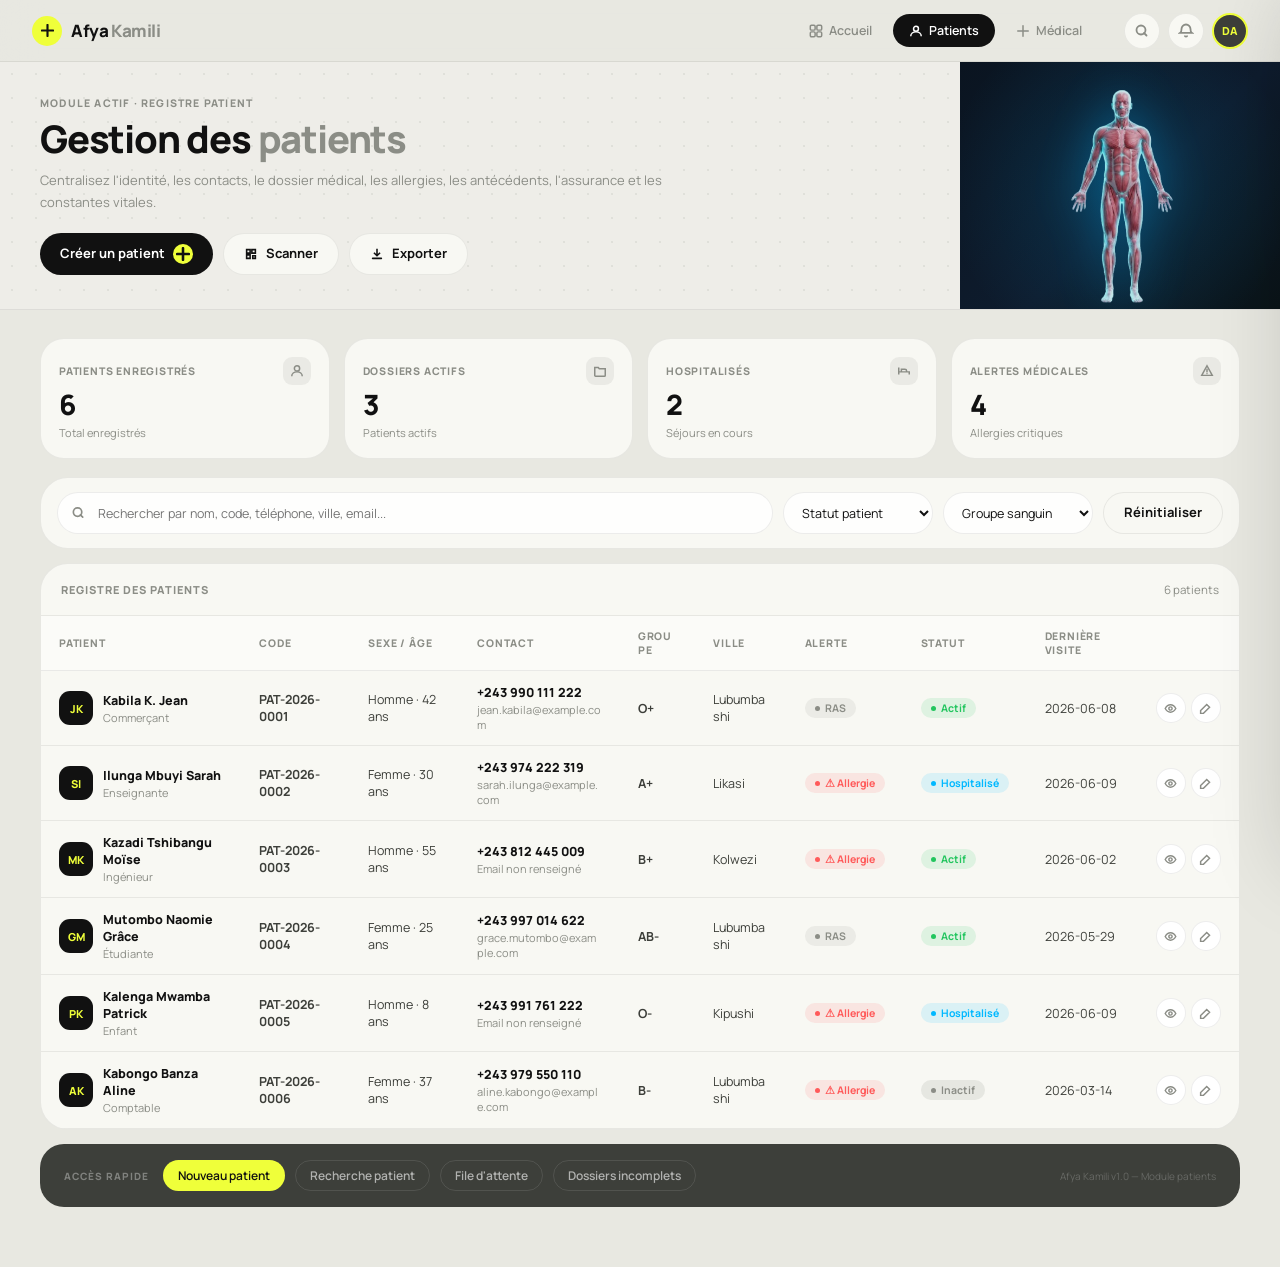
<file: modules/patients/index.html>
<!DOCTYPE html>
<html lang="fr">
<head>
<meta charset="UTF-8">
<meta name="viewport" content="width=device-width, initial-scale=1.0">
<title>Afya Kamili — Gestion des patients</title>
<link rel="icon" type="image/svg+xml" href="../../favicon.svg">
<link href="https://fonts.googleapis.com/css2?family=Manrope:wght@300;400;500;600;700;800&display=swap" rel="stylesheet">
<link rel="stylesheet" href="./index.css">
<script src="./index.js" defer></script>
<link rel="stylesheet" href="../../css/afya-golden.css">
</head>
<body>

<header class="topbar">
  <a class="tb-brand" href="../../index">
    <div class="tb-dot"><svg viewBox="0 0 14 14" fill="none" stroke="#111" stroke-width="2.3" stroke-linecap="round"><path d="M7 1v12M1 7h12"/></svg></div>
    <span class="tb-brand-name">Afya <span>Kamili</span></span>
  </a>
  <div class="tb-spacer"></div>
  <nav class="tb-nav">
    <a class="tb-pill" href="../../index"><svg viewBox="0 0 16 16" fill="none" stroke="currentColor" stroke-width="1.7"><rect x="1.5" y="1.5" width="5.5" height="5.5" rx="1.3"/><rect x="9" y="1.5" width="5.5" height="5.5" rx="1.3"/><rect x="1.5" y="9" width="5.5" height="5.5" rx="1.3"/><rect x="9" y="9" width="5.5" height="5.5" rx="1.3"/></svg>Accueil</a>
    <a class="tb-pill active" href="#"><svg viewBox="0 0 16 16" fill="none" stroke="currentColor" stroke-width="1.7"><circle cx="8" cy="5.5" r="2.8"/><path d="M2 14c0-3 2.7-5 6-5s6 2 6 5"/></svg>Patients</a>
    <a class="tb-pill" href="#"><svg viewBox="0 0 16 16" fill="none" stroke="currentColor" stroke-width="1.7"><path d="M8 2v12M2 8h12" stroke-linecap="round"/></svg>Médical</a>
  </nav>
  <div class="tb-actions">
    <button class="tb-icon-btn"><svg viewBox="0 0 16 16" fill="none" stroke="currentColor" stroke-width="1.8"><circle cx="7" cy="7" r="4.5"/><path d="M12.5 12.5l-2.5-2.5" stroke-linecap="round"/></svg></button>
    <button class="tb-icon-btn"><svg viewBox="0 0 16 16" fill="none" stroke="currentColor" stroke-width="1.8"><path d="M8 1.5a4.5 4.5 0 014.5 4.5c0 3 1.2 3.8 1.2 3.8H2.3s1.2-.8 1.2-3.8A4.5 4.5 0 018 1.5z"/><path d="M6.8 12.5a1.2 1.2 0 002.4 0"/></svg></button>
    <div class="tb-avatar">DA</div>
  </div>
</header>

<main class="main">
  <section class="hero">
    <div class="hero-left">
      <div class="eyebrow">Module actif · Registre patient</div>
      <h1 class="hero-title">Gestion des <em>patients</em></h1>
      <p class="hero-text">Centralisez l'identité, les contacts, le dossier médical, les allergies, les antécédents, l'assurance et les constantes vitales.</p>
      <div class="hero-actions">
        <button class="btn btn-primary" id="openCreate">
          <span>Créer un patient</span>
          <span class="round"><svg viewBox="0 0 12 12" fill="none" stroke="currentColor" stroke-width="2.2" stroke-linecap="round"><path d="M6 1v10M1 6h10"/></svg></span>
        </button>
        <button class="btn btn-soft"><svg viewBox="0 0 16 16" fill="none" stroke="currentColor" stroke-width="1.8"><path d="M3 3h4v4H3zM9 3h4v4H9zM3 9h4v4H3zM10 10h3v3h-3z"/></svg>Scanner</button>
        <button class="btn btn-soft"><svg viewBox="0 0 16 16" fill="none" stroke="currentColor" stroke-width="1.8"><path d="M8 2v8M4.5 6.5L8 10l3.5-3.5"/><path d="M3 13h10" stroke-linecap="round"/></svg>Exporter</button>
      </div>
    </div>
    <div class="hero-right">
      <img class="hero-organ" src="../../media/skeleton.png" alt="Squelette 3D">
    </div>
  </section>

  <section class="content">
    <div class="kpis">
      <article class="kpi"><div class="kpi-top"><span class="kpi-lbl">Patients enregistrés</span><span class="kpi-ico"><svg viewBox="0 0 16 16" fill="none" stroke="currentColor" stroke-width="1.7"><circle cx="8" cy="5" r="3"/><path d="M2 14c0-3 2.6-5 6-5s6 2 6 5"/></svg></span></div><div><div class="kpi-val" id="totalPatients">0</div><div class="kpi-empty">Total enregistrés</div></div></article>
      <article class="kpi"><div class="kpi-top"><span class="kpi-lbl">Dossiers actifs</span><span class="kpi-ico"><svg viewBox="0 0 16 16" fill="none" stroke="currentColor" stroke-width="1.7"><path d="M2 4h4l1.2 1.5H14v7.5a1 1 0 01-1 1H3a1 1 0 01-1-1z"/></svg></span></div><div><div class="kpi-val" id="activeRecords">0</div><div class="kpi-empty">Patients actifs</div></div></article>
      <article class="kpi"><div class="kpi-top"><span class="kpi-lbl">Hospitalisés</span><span class="kpi-ico"><svg viewBox="0 0 16 16" fill="none" stroke="currentColor" stroke-width="1.7"><path d="M2 12V4M2 9h12v3M5 9V6h4a2 2 0 012 2v1"/></svg></span></div><div><div class="kpi-val" id="hospitalizedCount">0</div><div class="kpi-empty">Séjours en cours</div></div></article>
      <article class="kpi"><div class="kpi-top"><span class="kpi-lbl">Alertes médicales</span><span class="kpi-ico"><svg viewBox="0 0 16 16" fill="none" stroke="currentColor" stroke-width="1.7"><path d="M8 2l6 11H2L8 2z"/><path d="M8 6v3M8 11h.01" stroke-linecap="round"/></svg></span></div><div><div class="kpi-val" id="alertCount">0</div><div class="kpi-empty">Allergies critiques</div></div></article>
    </div>

    <div class="toolbar">
      <div class="search">
        <svg viewBox="0 0 16 16" fill="none" stroke="currentColor" stroke-width="1.8"><circle cx="7" cy="7" r="4.5"/><path d="M12.5 12.5l-2.5-2.5" stroke-linecap="round"/></svg>
        <input class="control" id="searchInput" placeholder="Rechercher par nom, code, téléphone, ville, email...">
      </div>
      <select class="control" id="statusFilter"><option value="">Statut patient</option><option value="active">Actif</option><option value="hospitalized">Hospitalisé</option><option value="inactive">Inactif</option></select>
      <select class="control" id="bloodFilter"><option value="">Groupe sanguin</option><option>A+</option><option>A-</option><option>B+</option><option>B-</option><option>AB+</option><option>AB-</option><option>O+</option><option>O-</option></select>
      <button class="btn btn-soft" id="resetFilters">Réinitialiser</button>
    </div>

    <section class="panel">
      <div class="panel-head">
        <div class="panel-title">Registre des patients</div>
        <div class="panel-meta" id="tableMeta">Chargement...</div>
      </div>
      <div class="table-wrap" id="tableArea"></div>
    </section>

    <div class="bottom-strip">
      <span class="bs-label">Accès rapide</span>
      <span class="bs-item hl" id="openCreate2">Nouveau patient</span>
      <span class="bs-item">Recherche patient</span>
      <span class="bs-item">File d'attente</span>
      <span class="bs-item">Dossiers incomplets</span>
      <span class="bs-spacer"></span>
      <span class="bs-ver">Afya Kamili v1.0 — Module patients</span>
    </div>
  </section>
</main>

<!-- CREATE PATIENT DRAWER -->
<div class="drawer-backdrop" id="backdrop"></div>
<aside class="drawer" id="drawer" aria-hidden="true">
  <div class="drawer-head">
    <div><div class="eyebrow" style="margin:0 0 3px">Nouveau dossier</div><div class="drawer-title">Créer un patient</div></div>
    <button class="close" id="closeDrawer">×</button>
  </div>
  <div class="drawer-body">
    <form id="patientForm">
      <div class="form-tabs tabs" id="formTabs">
        <button class="tab active" type="button" data-step="identity">Identité</button>
        <button class="tab" type="button" data-step="contact">Contact</button>
        <button class="tab" type="button" data-step="insurance">Assurance</button>
        <button class="tab" type="button" data-step="emergency">Urgence</button>
        <button class="tab" type="button" data-step="medical">Médical</button>
        <button class="tab" type="button" data-step="vitals">Constantes</button>
      </div>
      <section class="form-step active" data-step-panel="identity">
        <div class="subsection"><div class="subsection-title">Identité administrative</div><div class="field-grid">
          <label><span class="label">Code patient</span><input class="input" name="patient_code" placeholder="Généré automatiquement" disabled></label>
          <label><span class="label">Statut *</span><select class="select" name="status" required><option value="active">Actif</option><option value="hospitalized">Hospitalisé</option><option value="inactive">Inactif</option><option value="deceased">Décédé</option><option value="transferred">Transféré</option></select></label>
          <label><span class="label">Nom *</span><input class="input" name="last_name" required placeholder="Nom de famille"></label>
          <label><span class="label">Post-nom</span><input class="input" name="middle_name" placeholder="Post-nom"></label>
          <label><span class="label">Prénom *</span><input class="input" name="first_name" required placeholder="Prénom"></label>
          <label><span class="label">Sexe *</span><select class="select" name="gender" required><option value="">Sélectionner</option><option value="male">Homme</option><option value="female">Femme</option><option value="other">Autre</option></select></label>
          <label><span class="label">Date de naissance *</span><input class="input" type="date" name="date_of_birth" required></label>
          <label><span class="label">Lieu de naissance</span><input class="input" name="place_of_birth" placeholder="Ville / territoire"></label>
          <label><span class="label">Nationalité</span><input class="input" name="nationality" value="Congolaise"></label>
          <label><span class="label">État civil</span><select class="select" name="marital_status"><option value="">Non renseigné</option><option value="single">Célibataire</option><option value="married">Marié(e)</option><option value="divorced">Divorcé(e)</option><option value="widowed">Veuf/veuve</option></select></label>
          <label><span class="label">Profession</span><input class="input" name="occupation" placeholder="Profession ou activité"></label>
          <label><span class="label">N° pièce d'identité</span><input class="input" name="identity_number" placeholder="CNI / passeport / électeur"></label>
        </div></div>
      </section>
      <section class="form-step" data-step-panel="contact">
        <div class="subsection"><div class="subsection-title">Coordonnées du patient</div><div class="field-grid">
          <label><span class="label">Téléphone principal *</span><input class="input" name="phone" required placeholder="+243..."></label>
          <label><span class="label">Téléphone secondaire</span><input class="input" name="secondary_phone" placeholder="+243..."></label>
          <label><span class="label">Email</span><input class="input" type="email" name="email" placeholder="email@exemple.com"></label>
          <label><span class="label">Ville</span><input class="input" name="city" placeholder="Lubumbashi"></label>
          <label class="full"><span class="label">Adresse complète</span><textarea class="textarea" name="address" placeholder="Quartier, avenue, numéro..."></textarea></label>
          <label><span class="label">Pays</span><input class="input" name="country" value="Congo (RDC)"></label>
        </div></div>
      </section>
      <section class="form-step" data-step-panel="insurance">
        <div class="subsection"><div class="subsection-title">Prise en charge financière</div><div class="field-grid">
          <label><span class="label">Type de prise en charge</span><select class="select" name="insurance_type"><option>Paiement direct</option><option>Mutuelle de santé</option><option>Assurance privée</option><option>Employeur</option><option>Prise en charge sociale</option><option>Autre</option></select></label>
          <label><span class="label">Nom de l'assureur / mutuelle</span><input class="input" name="insurance_name" placeholder="Ex : Mutuelle Santé Plus"></label>
          <label><span class="label">N° de police / adhérent</span><input class="input" name="insurance_number" placeholder="Numéro de contrat"></label>
          <label><span class="label">Taux de prise en charge (%)</span><input class="input" type="number" name="coverage_rate" placeholder="Ex : 80"></label>
          <label><span class="label">Date d'expiration</span><input class="input" type="date" name="insurance_expiry"></label>
          <label class="full"><span class="label">Notes sur la couverture</span><textarea class="textarea" name="insurance_notes" placeholder="Conditions particulières, exclusions..."></textarea></label>
        </div></div>
      </section>
      <section class="form-step" data-step-panel="emergency">
        <div class="subsection"><div class="subsection-title">Contact d'urgence principal</div><div class="field-grid">
          <label><span class="label">Nom complet *</span><input class="input" name="ec_name" required placeholder="Nom et prénom"></label>
          <label><span class="label">Lien de parenté</span><input class="input" name="ec_relation" placeholder="Époux/se, parent, enfant..."></label>
          <label><span class="label">Téléphone *</span><input class="input" name="ec_phone" required placeholder="+243..."></label>
          <label><span class="label">Téléphone secondaire</span><input class="input" name="ec_phone2" placeholder="+243..."></label>
          <label class="full"><span class="label">Adresse</span><input class="input" name="ec_address" placeholder="Adresse du contact d'urgence"></label>
        </div></div>
        <div class="subsection" style="margin-top:16px"><div class="subsection-title">Contact d'urgence secondaire</div><div class="field-grid">
          <label><span class="label">Nom complet</span><input class="input" name="ec2_name" placeholder="Nom et prénom"></label>
          <label><span class="label">Lien de parenté</span><input class="input" name="ec2_relation" placeholder="Lien avec le patient"></label>
          <label><span class="label">Téléphone</span><input class="input" name="ec2_phone" placeholder="+243..."></label>
        </div></div>
      </section>
      <section class="form-step" data-step-panel="medical">
        <div class="subsection"><div class="subsection-title">Résumé médical initial</div><div class="field-grid">
          <label><span class="label">Groupe sanguin</span><select class="select" name="blood_group"><option value="">Inconnu</option><option>A+</option><option>A-</option><option>B+</option><option>B-</option><option>AB+</option><option>AB-</option><option>O+</option><option>O-</option></select></label>
          <label><span class="label">Rhésus</span><select class="select" name="rhesus"><option value="">Inconnu</option><option value="+">Positif (+)</option><option value="-">Négatif (−)</option></select></label>
          <label class="full"><span class="label">Allergies connues</span><textarea class="textarea" name="allergies" placeholder="Pénicilline, latex, arachides... (préciser la réaction si connue)"></textarea></label>
          <label class="full"><span class="label">Antécédents médicaux</span><textarea class="textarea" name="medical_history" placeholder="Maladies chroniques, chirurgies, hospitalisations antérieures..."></textarea></label>
          <label class="full"><span class="label">Antécédents familiaux</span><textarea class="textarea" name="family_history" placeholder="Diabète, hypertension, cancer dans la famille..."></textarea></label>
          <label class="full"><span class="label">Médicaments habituels</span><textarea class="textarea" name="current_medications" placeholder="Traitements en cours avec dosages..."></textarea></label>
          <label><span class="label">Tabac</span><select class="select" name="smoking"><option value="">Non renseigné</option><option>Non-fumeur</option><option>Fumeur actif</option><option>Ancien fumeur</option></select></label>
          <label><span class="label">Alcool</span><select class="select" name="alcohol"><option value="">Non renseigné</option><option>Non</option><option>Occasionnel</option><option>Régulier</option></select></label>
        </div></div>
      </section>
      <section class="form-step" data-step-panel="vitals">
        <div class="subsection"><div class="subsection-title">Constantes vitales initiales</div><div class="field-grid">
          <label><span class="label">Poids (kg)</span><input class="input" type="number" step="0.1" name="weight" placeholder="Ex : 70.5"></label>
          <label><span class="label">Taille (cm)</span><input class="input" type="number" name="height" placeholder="Ex : 175"></label>
          <label><span class="label">Température (°C)</span><input class="input" type="number" step="0.1" name="temperature" placeholder="Ex : 36.8"></label>
          <label><span class="label">Tension systolique (mmHg)</span><input class="input" type="number" name="bp_systolic" placeholder="Ex : 120"></label>
          <label><span class="label">Tension diastolique (mmHg)</span><input class="input" type="number" name="bp_diastolic" placeholder="Ex : 80"></label>
          <label><span class="label">Fréquence cardiaque (bpm)</span><input class="input" type="number" name="heart_rate" placeholder="Ex : 72"></label>
          <label><span class="label">Fréquence respiratoire (/min)</span><input class="input" type="number" name="respiratory_rate" placeholder="Ex : 16"></label>
          <label><span class="label">Saturation O₂ (%)</span><input class="input" type="number" name="spo2" placeholder="Ex : 98"></label>
          <label class="full"><span class="label">Notes initiales</span><textarea class="textarea" name="initial_notes" placeholder="Observations du soignant à l'admission..."></textarea></label>
        </div></div>
      </section>
    </form>
  </div>
  <div class="drawer-actions">
    <button class="btn btn-soft" id="cancelBtn">Annuler</button>
    <button class="btn btn-primary" type="submit" form="patientForm">Enregistrer le patient</button>
  </div>
</aside>

<!-- PATIENT WORKSPACE MODAL -->
<div id="wsModal" aria-modal="true" role="dialog"></div>


</body>
</html>
</file>
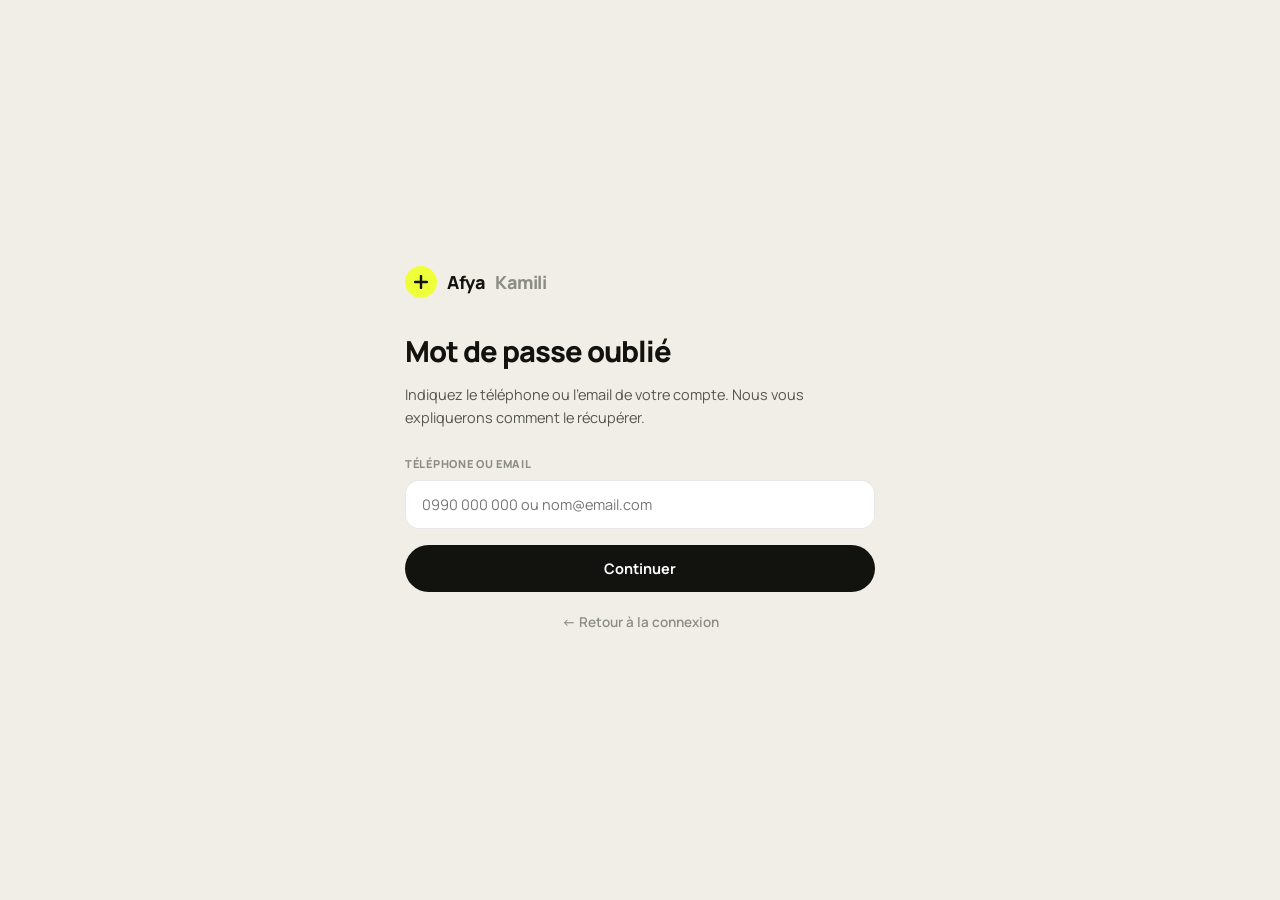
<file: forgot-password.html>
<!DOCTYPE html>
<html lang="fr">
<head>
<meta charset="UTF-8">
<meta name="viewport" content="width=device-width, initial-scale=1.0">
<title>Mot de passe oublié — Afya Kamili</title>
<link rel="icon" type="image/svg+xml" href="./favicon.svg">
<link href="https://fonts.googleapis.com/css2?family=Manrope:wght@400;500;600;700;800&display=swap" rel="stylesheet">
<style>
*,*::before,*::after{box-sizing:border-box;margin:0;padding:0}
:root{--bg:#F0EEE6;--card:#F8F8F3;--ink:#12120f;--mid:#8B8D86;
  --line:rgba(0,0,0,.09);--neon:#EFFF3A;--blue:#2563eb}
body{font-family:'Manrope',system-ui,sans-serif;background:var(--bg);color:var(--ink);
  -webkit-font-smoothing:antialiased;line-height:1.6;min-height:100vh;
  display:flex;align-items:center;justify-content:center;padding:24px}
.box{width:100%;max-width:470px}
.brand{display:flex;align-items:center;gap:10px;font-size:18px;font-weight:800;
  letter-spacing:-.5px;margin-bottom:30px;text-decoration:none;color:inherit}
.brand-dot{width:32px;height:32px;border-radius:50%;background:var(--neon);
  display:flex;align-items:center;justify-content:center}
.brand i{font-style:normal;color:var(--mid)}
h1{font-size:29px;font-weight:800;letter-spacing:-1px;margin-bottom:8px}
.lead{font-size:14.5px;color:#55554f;margin-bottom:26px}

.field{margin-bottom:16px}
label{display:block;font-size:11px;font-weight:800;letter-spacing:.7px;
  text-transform:uppercase;color:var(--mid);margin-bottom:7px}
input{width:100%;padding:14px 16px;border:1.5px solid var(--line);border-radius:14px;
  font-family:inherit;font-size:14.5px;background:#fff;color:var(--ink);outline:none;
  transition:border-color .2s}
input:focus{border-color:var(--ink)}
.btn{width:100%;padding:15px;border-radius:999px;font-family:inherit;font-size:14.5px;
  font-weight:700;border:none;cursor:pointer;background:var(--ink);color:#fff;
  transition:transform .2s}
.btn:hover{transform:translateY(-1px)}
.back{display:block;text-align:center;margin-top:20px;font-size:13.5px;
  font-weight:600;color:var(--mid);text-decoration:none}
.back:hover{color:var(--ink)}

.panel{display:none;background:var(--card);border:1px solid var(--line);
  border-radius:20px;padding:24px;margin-bottom:18px}
.panel.show{display:block;animation:rise .35s cubic-bezier(.22,1,.36,1)}
@keyframes rise{from{opacity:0;transform:translateY(10px)}to{opacity:1;transform:none}}
.panel h2{font-size:16.5px;font-weight:800;letter-spacing:-.3px;margin-bottom:10px;
  display:flex;align-items:center;gap:9px}
.panel h2 svg{width:19px;height:19px;flex-shrink:0;stroke:var(--ink);fill:none;stroke-width:1.9}
.panel p{font-size:14px;color:#55554f;margin-bottom:12px}
.panel p:last-child{margin-bottom:0}
.steps{list-style:none;counter-reset:s}
.steps li{counter-increment:s;position:relative;padding-left:34px;margin-bottom:11px;
  font-size:14px;color:#4a4a45}
.steps li::before{content:counter(s);position:absolute;left:0;top:1px;
  width:23px;height:23px;border-radius:50%;background:var(--neon);color:var(--ink);
  font-size:11.5px;font-weight:800;display:flex;align-items:center;justify-content:center}
.hint{background:rgba(37,99,235,.07);border:1px solid rgba(37,99,235,.2);
  border-radius:13px;padding:13px 15px;font-size:13px;color:#1e40af;font-weight:600}
.sep{display:flex;align-items:center;gap:12px;margin:22px 0;
  font-size:11.5px;font-weight:700;color:var(--mid);text-transform:uppercase;letter-spacing:.8px}
.sep::before,.sep::after{content:'';flex:1;height:1px;background:var(--line)}
</style>
<link rel="stylesheet" href="./css/afya-golden.css">
</head>
<body>

<div class="box">
  <a href="./login" class="brand">
    <span class="brand-dot"><svg width="14" height="14" viewBox="0 0 14 14" fill="none" stroke="#12120f" stroke-width="2.4" stroke-linecap="round"><path d="M7 1v12M1 7h12"/></svg></span>
    Afya <i>Kamili</i>
  </a>

  <h1>Mot de passe oublié</h1>
  <p class="lead">
    Indiquez le téléphone ou l'email de votre compte. Nous vous expliquerons
    comment le récupérer.
  </p>

  <form id="form">
    <div class="field">
      <label for="identifier">Téléphone ou email</label>
      <input id="identifier" type="text" placeholder="0990 000 000 ou nom@email.com" autocomplete="username" required>
    </div>
    <button class="btn" type="submit">Continuer</button>
  </form>

  <!-- Réponse : employé -->
  <div class="panel" id="panelStaff">
    <h2>
      <svg viewBox="0 0 24 24"><circle cx="12" cy="8" r="3.6"/><path d="M4.5 20a7.5 7.5 0 0115 0"/></svg>
      Demandez à votre administrateur
    </h2>
    <p>
      Pour protéger les données de votre établissement, seul le responsable
      de votre pharmacie ou de votre structure peut réinitialiser un mot de passe.
    </p>
    <ol class="steps">
      <li>Prévenez votre responsable que vous avez oublié votre mot de passe.</li>
      <li>Il ouvre <strong>Administration &rsaquo; Utilisateurs</strong>, vous trouve dans la liste et choisit <strong>Réinitialiser le mot de passe</strong>.</li>
      <li>Il vous communique le nouveau mot de passe. Changez-le dès votre première connexion.</li>
    </ol>
  </div>

  <!-- Réponse : responsable -->
  <div class="panel" id="panelOwner">
    <h2>
      <svg viewBox="0 0 24 24"><rect x="4" y="10" width="16" height="10" rx="2.5"/><path d="M8 10V7a4 4 0 018 0v3"/></svg>
      Vous êtes responsable de l'établissement ?
    </h2>
    <p>
      Si vous êtes le titulaire du compte et que personne ne peut réinitialiser
      votre accès, écrivez-nous depuis le numéro ou l'adresse enregistrés à
      l'inscription. Nous vérifierons votre identité avant tout changement.
    </p>
    <div class="hint">
      Écrivez à <strong>support@afyakamili.com</strong> en précisant le nom de
      votre établissement et le numéro utilisé pour vous connecter.
    </div>
  </div>

  <a href="./login" class="back">&larr; Retour à la connexion</a>
</div>

<script>
document.getElementById('form').addEventListener('submit', function (e) {
  e.preventDefault();
  var v = document.getElementById('identifier').value.trim();
  if (!v) return;

  /* On n'interroge pas le serveur : confirmer qu'un compte existe
     renseignerait un inconnu sur vos utilisateurs. Les deux marches
     à suivre sont affichées, chacun reconnaît la sienne. */
  document.getElementById('panelStaff').classList.add('show');
  document.getElementById('panelOwner').classList.add('show');
  document.getElementById('form').style.display = 'none';
  document.getElementById('panelStaff').scrollIntoView({ behavior: 'smooth', block: 'nearest' });
});
</script>
</body>
</html>
</file>
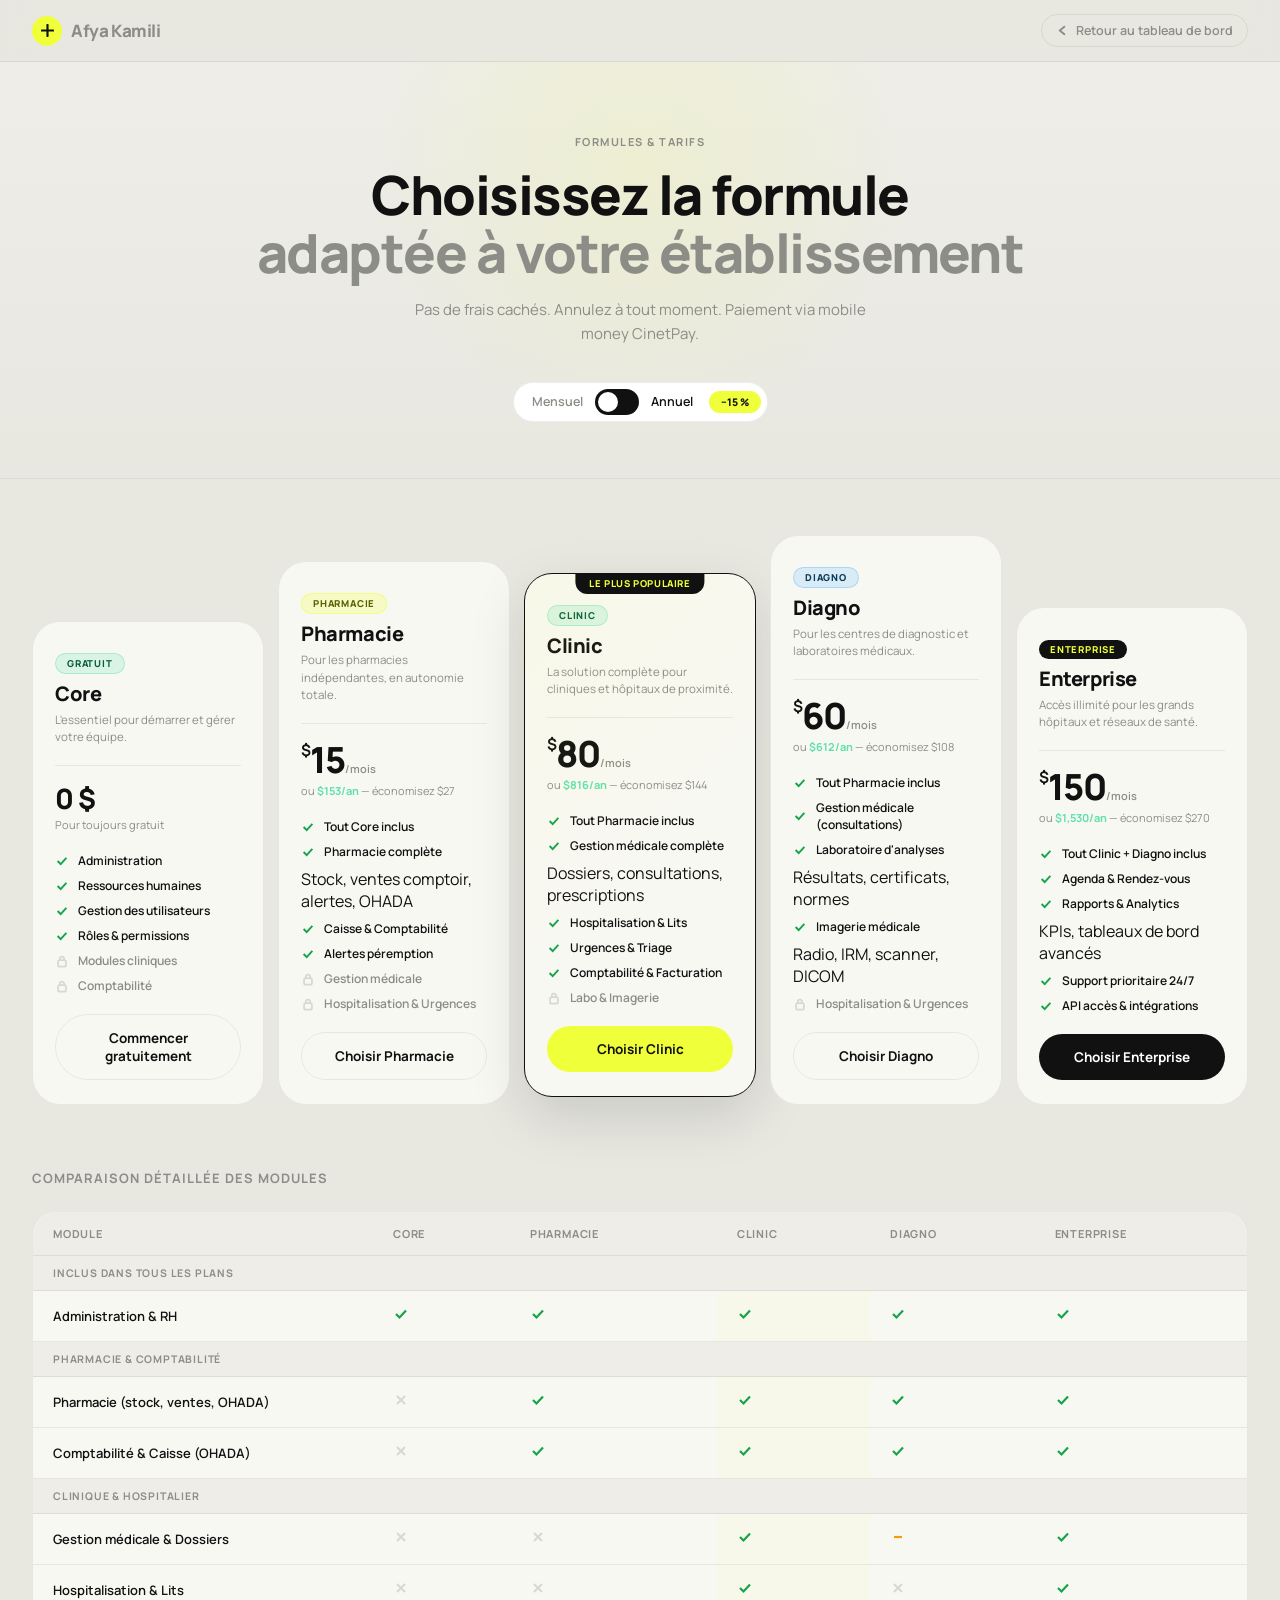
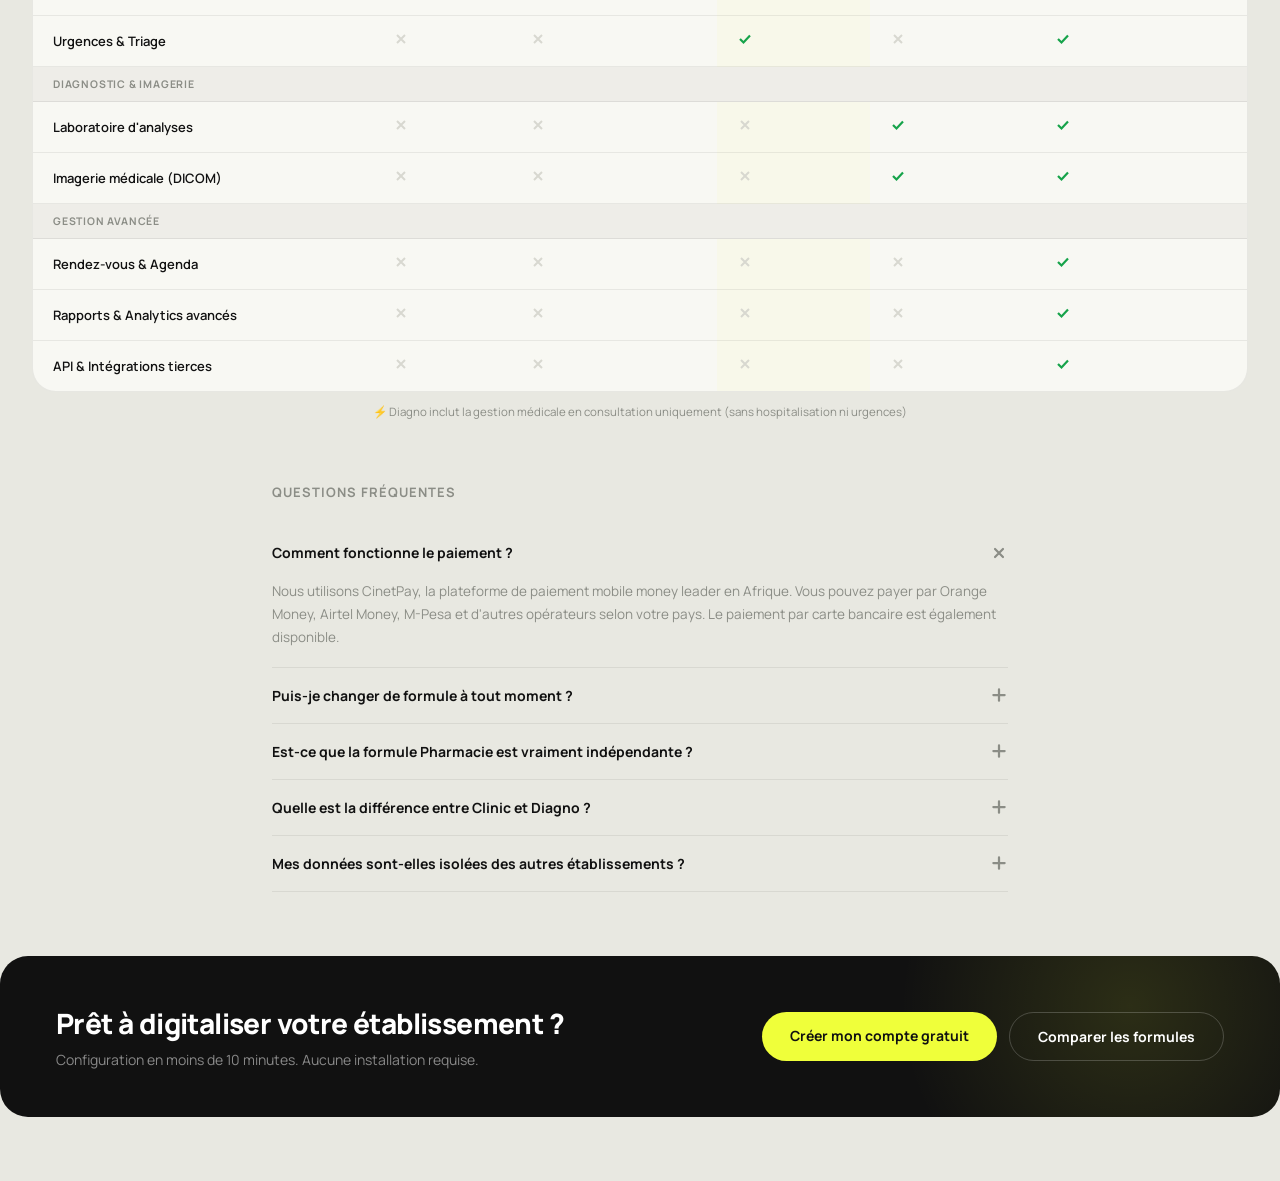
<file: pricing.html>
<!DOCTYPE html>
<html lang="fr">
<head>
<meta charset="UTF-8">
<meta name="viewport" content="width=device-width, initial-scale=1.0">
<title>Afya Kamili — Formules & Tarifs</title>
<link rel="icon" type="image/svg+xml" href="./favicon.svg">
<link href="https://fonts.googleapis.com/css2?family=Manrope:wght@300;400;500;600;700;800&display=swap" rel="stylesheet">
<style>
*,*::before,*::after{box-sizing:border-box;margin:0;padding:0}
:root{
  --bg:#E8E8E1;
  --bg2:#EEEDE8;
  --card:#F8F8F3;
  --white:#FFFFFF;
  --ink:#111111;
  --dark:#3D3F3A;
  --mid:#8B8D86;
  --light:#D8D8D0;
  --accent:#EFFF3A;
  --green:#60e0a8;
  --blue:#60b8ff;
  --red:#FF5A5A;
  --border:rgba(0,0,0,0.07);
  --font:'Manrope',sans-serif;
}
html,body{min-height:100vh;background:var(--bg);font-family:var(--font);color:var(--ink);overflow-x:hidden;}

/* ══ TOPBAR ══ */
.topbar{position:fixed;top:0;left:0;right:0;z-index:100;height:62px;background:rgba(232,232,225,0.88);backdrop-filter:blur(20px);border-bottom:1px solid var(--border);display:flex;align-items:center;padding:0 32px;gap:16px;}
.tb-brand{display:flex;align-items:center;gap:9px;font-size:17px;font-weight:800;color:var(--ink);letter-spacing:-0.4px;text-decoration:none;}
.tb-dot{width:30px;height:30px;border-radius:50%;background:var(--accent);display:flex;align-items:center;justify-content:center;}
.tb-dot svg{width:13px;height:13px;}
.tb-brand span{color:var(--mid);}
.tb-spacer{flex:1;}
.tb-back{display:flex;align-items:center;gap:7px;font-size:12.5px;font-weight:600;color:var(--mid);text-decoration:none;transition:color 0.2s;padding:7px 14px;border-radius:999px;border:1px solid var(--border);}
.tb-back:hover{color:var(--ink);background:var(--white);}
.tb-back svg{width:13px;height:13px;}

/* ══ PAGE ══ */
.page{padding-top:62px;}

/* ══ HERO ══ */
.hero{
  text-align:center;padding:72px 32px 56px;
  background:linear-gradient(180deg,var(--bg2) 0%,var(--bg) 100%);
  border-bottom:1px solid var(--border);
  position:relative;overflow:hidden;
}
.hero::before{
  content:'';position:absolute;width:600px;height:600px;border-radius:50%;
  background:radial-gradient(circle,rgba(239,255,58,0.12) 0%,transparent 65%);
  top:-200px;left:50%;transform:translateX(-50%);pointer-events:none;
}
.hero-eyebrow{font-size:11px;font-weight:700;letter-spacing:1.5px;text-transform:uppercase;color:var(--mid);margin-bottom:16px;position:relative;}
.hero-title{font-size:clamp(32px,5vw,54px);font-weight:800;color:var(--ink);letter-spacing:-1.5px;line-height:1.08;position:relative;margin-bottom:16px;}
.hero-title span{color:var(--mid);}
.hero-sub{font-size:15px;color:var(--mid);max-width:480px;margin:0 auto 36px;line-height:1.6;position:relative;}

/* toggle annuel/mensuel */
.billing-toggle{
  display:inline-flex;align-items:center;gap:12px;
  background:var(--white);border:1px solid var(--border);
  border-radius:999px;padding:6px 6px 6px 18px;
  position:relative;
}
.bt-label{font-size:12.5px;font-weight:600;color:var(--ink);}
.bt-label.off{color:var(--mid);}
.bt-switch{
  width:44px;height:26px;border-radius:999px;
  background:var(--ink);border:none;cursor:pointer;
  position:relative;transition:background 0.25s;
  display:flex;align-items:center;padding:3px;
}
.bt-switch::after{
  content:'';width:20px;height:20px;border-radius:50%;
  background:#fff;transition:transform 0.25s;
}
.bt-switch.annual::after{transform:translateX(18px);}
.bt-switch.annual{background:var(--ink);}
.bt-save{
  background:var(--accent);color:var(--ink);
  font-size:10.5px;font-weight:800;
  padding:4px 12px;border-radius:999px;
  margin-left:4px;white-space:nowrap;
}

/* ══ PLANS GRID ══ */
.plans-wrap{padding:56px 32px 0;max-width:1300px;margin:0 auto;}
.plans-grid{
  display:grid;
  grid-template-columns:repeat(5,1fr);
  gap:14px;
  align-items:end;
}

.plan-card{
  background:var(--card);border:1.5px solid var(--border);
  border-radius:28px;padding:28px 22px 24px;
  display:flex;flex-direction:column;gap:20px;
  position:relative;overflow:hidden;
  transition:transform 0.22s,box-shadow 0.22s;
}
.plan-card:hover{transform:translateY(-3px);box-shadow:0 18px 48px rgba(0,0,0,0.1);}
.plan-card.featured{
  border-color:var(--ink);
  transform:translateY(-8px);
  box-shadow:0 20px 56px rgba(0,0,0,0.13);
}
.plan-card.featured:hover{transform:translateY(-12px);}

/* featured shimmer */
.plan-card.featured::before{
  content:'';position:absolute;inset:0;border-radius:28px;
  background:linear-gradient(135deg,rgba(239,255,58,0.06) 0%,transparent 60%);
  pointer-events:none;
}

/* plan header */
.plan-badge{
  font-size:9.5px;font-weight:800;letter-spacing:0.8px;
  text-transform:uppercase;padding:3px 11px;border-radius:999px;
  display:inline-block;margin-bottom:6px;align-self:flex-start;
}
.badge-free      {background:rgba(96,224,168,0.2);color:#0a5c3a;border:1px solid rgba(96,224,168,0.4);}
.badge-starter   {background:rgba(239,255,58,0.25);color:#5a6000;border:1px solid rgba(239,255,58,0.5);}
.badge-clinic    {background:rgba(96,224,168,0.2);color:#0a5c3a;border:1px solid rgba(96,224,168,0.4);}
.badge-diagno    {background:rgba(96,184,255,0.2);color:#063a5a;border:1px solid rgba(96,184,255,0.4);}
.badge-enterprise{background:var(--ink);color:var(--accent);}

.plan-name{font-size:20px;font-weight:800;color:var(--ink);letter-spacing:-0.4px;}
.plan-tagline{font-size:11.5px;color:var(--mid);line-height:1.5;margin-top:4px;}

.plan-price-wrap{border-top:1px solid var(--border);padding-top:18px;}
.plan-price{font-size:36px;font-weight:800;color:var(--ink);letter-spacing:-1px;line-height:1;}
.plan-price sup{font-size:16px;vertical-align:top;margin-top:6px;font-weight:700;}
.plan-price sub{font-size:11px;font-weight:600;color:var(--mid);letter-spacing:0;vertical-align:baseline;}
.plan-price.free-price{font-size:28px;}
.plan-price-annual{font-size:11px;color:var(--mid);margin-top:5px;}
.plan-price-annual strong{color:var(--green);font-weight:700;}

/* module list */
.plan-modules{display:flex;flex-direction:column;gap:8px;flex:1;}
.pm-item{display:flex;align-items:center;gap:9px;font-size:12px;font-weight:600;color:var(--ink);}
.pm-item svg{width:14px;height:14px;flex-shrink:0;}
.pm-check{color:#16a34a;}
.pm-item.dim{color:var(--mid);}
.pm-item.dim svg{color:var(--light);}
.pm-item .pm-sub{font-size:10.5px;color:var(--mid);font-weight:500;display:block;margin-left:23px;margin-top:-4px;}

/* CTA */
.plan-cta{
  display:flex;align-items:center;justify-content:center;
  padding:14px;border-radius:999px;
  font-size:13.5px;font-weight:700;
  cursor:pointer;border:none;
  text-decoration:none;transition:all 0.2s;
  font-family:var(--font);
}
.cta-primary{background:var(--ink);color:#fff;}
.cta-primary:hover{background:#333;transform:translateY(-1px);}
.cta-accent{background:var(--accent);color:var(--ink);}
.cta-accent:hover{background:#f5ff50;transform:translateY(-1px);}
.cta-outline{background:transparent;color:var(--ink);border:1.5px solid var(--border);}
.cta-outline:hover{background:var(--white);border-color:rgba(0,0,0,0.15);}
.cta-current{background:var(--bg);color:var(--mid);cursor:default;border:1.5px dashed var(--light);}

.plan-popular{
  position:absolute;top:-1px;left:50%;transform:translateX(-50%);
  background:var(--ink);color:var(--accent);
  font-size:9.5px;font-weight:800;letter-spacing:0.6px;text-transform:uppercase;
  padding:4px 14px;border-radius:0 0 12px 12px;white-space:nowrap;
}

/* ══ FEATURES TABLE ══ */
.compare-wrap{padding:64px 32px 0;max-width:1300px;margin:0 auto;}
.compare-title{font-size:13px;font-weight:700;color:var(--mid);letter-spacing:1px;text-transform:uppercase;margin-bottom:24px;}

.compare-table{width:100%;border-collapse:separate;border-spacing:0;background:var(--card);border-radius:24px;overflow:hidden;border:1px solid var(--border);}
.compare-table th,.compare-table td{padding:14px 20px;text-align:left;border-bottom:1px solid var(--border);}
.compare-table tr:last-child td{border-bottom:none;}
.compare-table thead th{font-size:11px;font-weight:700;color:var(--mid);letter-spacing:0.8px;text-transform:uppercase;background:var(--bg2);}
.compare-table thead th:first-child{border-radius:24px 0 0 0;}
.compare-table thead th:last-child{border-radius:0 24px 0 0;}
.compare-table td:first-child{font-size:13px;font-weight:600;color:var(--ink);}
.compare-table .cat-row td{background:var(--bg2);font-size:10.5px;font-weight:700;color:var(--mid);letter-spacing:0.8px;text-transform:uppercase;padding:10px 20px;}
.check-yes{color:#16a34a;}
.check-yes svg,.check-no svg,.check-part svg{width:16px;height:16px;}
.check-no{color:var(--light);}
.check-part{color:#f59e0b;}
.col-highlight{background:rgba(239,255,58,0.05);}

/* ══ FAQ ══ */
.faq-wrap{padding:64px 32px 0;max-width:800px;margin:0 auto;}
.faq-title{font-size:13px;font-weight:700;color:var(--mid);letter-spacing:1px;text-transform:uppercase;margin-bottom:24px;}
.faq-item{border-bottom:1px solid var(--border);overflow:hidden;}
.faq-q{
  display:flex;align-items:center;justify-content:space-between;
  padding:18px 0;cursor:pointer;gap:16px;
  font-size:14px;font-weight:700;color:var(--ink);
  user-select:none;
}
.faq-q svg{width:18px;height:18px;flex-shrink:0;color:var(--mid);transition:transform 0.25s;}
.faq-item.open .faq-q svg{transform:rotate(45deg);}
.faq-a{max-height:0;overflow:hidden;transition:max-height 0.32s ease,padding 0.32s ease;font-size:13.5px;color:var(--mid);line-height:1.7;}
.faq-item.open .faq-a{max-height:300px;padding-bottom:18px;}

/* ══ CTA STRIP ══ */
.cta-strip{
  margin:64px 32px;max-width:1300px;margin-left:auto;margin-right:auto;
  background:var(--ink);border-radius:28px;
  padding:48px 56px;
  display:flex;align-items:center;gap:32px;
  position:relative;overflow:hidden;
}
.cta-strip::before{
  content:'';position:absolute;width:500px;height:500px;border-radius:50%;
  background:radial-gradient(circle,rgba(239,255,58,0.12) 0%,transparent 65%);
  top:-200px;right:-100px;pointer-events:none;
}
.cs-text{flex:1;position:relative;}
.cs-title{font-size:28px;font-weight:800;color:#fff;letter-spacing:-0.6px;margin-bottom:8px;}
.cs-sub{font-size:14px;color:rgba(255,255,255,0.5);}
.cs-actions{display:flex;gap:12px;flex-shrink:0;position:relative;}
.cs-btn{padding:14px 28px;border-radius:999px;font-size:14px;font-weight:700;cursor:pointer;border:none;font-family:var(--font);text-decoration:none;transition:all 0.2s;}
.cs-btn.primary{background:var(--accent);color:var(--ink);}
.cs-btn.primary:hover{background:#f5ff50;}
.cs-btn.outline{background:transparent;color:#fff;border:1.5px solid rgba(255,255,255,0.2);}
.cs-btn.outline:hover{background:rgba(255,255,255,0.08);}

/* ══ RESPONSIVE ══ */
@media(max-width:1100px){
  .plans-grid{grid-template-columns:repeat(3,1fr);}
  .plan-card.featured{transform:none;}
  .plan-card.featured:hover{transform:translateY(-3px);}
  .compare-table{display:none;}
}
@media(max-width:860px){
  .plans-grid{grid-template-columns:repeat(2,1fr);gap:12px;}
  .plans-wrap,.compare-wrap,.faq-wrap{padding-left:20px;padding-right:20px;}
  .cta-strip{flex-direction:column;padding:36px 28px;margin:40px 20px;}
  .cs-actions{flex-direction:column;width:100%;}
  .cs-btn{text-align:center;}
}
@media(max-width:600px){
  .topbar{padding:0 16px;}
  .hero{padding:52px 20px 40px;}
  .plans-grid{grid-template-columns:1fr;max-width:380px;margin-left:auto;margin-right:auto;}
  .plan-card.featured{transform:none;}
  .billing-toggle{flex-wrap:wrap;justify-content:center;}
}
</style>
<link rel="stylesheet" href="./css/afya-golden.css">
</head>
<body>

<header class="topbar">
  <a class="tb-brand" href="./index">
    <div class="tb-dot">
      <svg viewBox="0 0 14 14" fill="none" stroke="#111" stroke-width="2.3" stroke-linecap="round"><path d="M7 1v12M1 7h12"/></svg>
    </div>
    <span>Afya <span>Kamili</span></span>
  </a>
  <div class="tb-spacer"></div>
  <a href="./index" class="tb-back">
    <svg viewBox="0 0 14 14" fill="none" stroke="currentColor" stroke-width="2" stroke-linecap="round" stroke-linejoin="round"><path d="M9 11L4 7l5-4"/></svg>
    Retour au tableau de bord
  </a>
</header>

<div class="page">

  <!-- ══ HERO ══ -->
  <section class="hero">
    <div class="hero-eyebrow">Formules & Tarifs</div>
    <h1 class="hero-title">Choisissez la formule<br><span>adaptée à votre établissement</span></h1>
    <p class="hero-sub">Pas de frais cachés. Annulez à tout moment. Paiement via mobile money CinetPay.</p>

    <div class="billing-toggle">
      <span class="bt-label off" id="lblMonthly">Mensuel</span>
      <button class="bt-switch" id="billingSwitch" onclick="toggleBilling()"></button>
      <span class="bt-label" id="lblAnnual">Annuel</span>
      <span class="bt-save">−15 %</span>
    </div>
  </section>

  <!-- ══ PLANS ══ -->
  <div class="plans-wrap">
    <div class="plans-grid" id="plansGrid">

      <!-- ─ CORE (gratuit) ─ -->
      <div class="plan-card" id="card-none">
        <div>
          <span class="plan-badge badge-free">Gratuit</span>
          <div class="plan-name">Core</div>
          <div class="plan-tagline">L'essentiel pour démarrer et gérer votre équipe.</div>
        </div>
        <div class="plan-price-wrap">
          <div class="plan-price free-price">0 $</div>
          <div class="plan-price-annual">Pour toujours gratuit</div>
        </div>
        <div class="plan-modules">
          <div class="pm-item"><svg class="pm-check" viewBox="0 0 16 16" fill="none" stroke="currentColor" stroke-width="2.2"><path d="M3 8l3.5 3.5L13 4.5"/></svg>Administration</div>
          <div class="pm-item"><svg class="pm-check" viewBox="0 0 16 16" fill="none" stroke="currentColor" stroke-width="2.2"><path d="M3 8l3.5 3.5L13 4.5"/></svg>Ressources humaines</div>
          <div class="pm-item"><svg class="pm-check" viewBox="0 0 16 16" fill="none" stroke="currentColor" stroke-width="2.2"><path d="M3 8l3.5 3.5L13 4.5"/></svg>Gestion des utilisateurs</div>
          <div class="pm-item"><svg class="pm-check" viewBox="0 0 16 16" fill="none" stroke="currentColor" stroke-width="2.2"><path d="M3 8l3.5 3.5L13 4.5"/></svg>Rôles & permissions</div>
          <div class="pm-item dim"><svg viewBox="0 0 16 16" fill="none" stroke="currentColor" stroke-width="2" stroke-linecap="round"><rect x="3.5" y="7" width="9" height="7.5" rx="2"/><path d="M5.5 7V5.5a2.5 2.5 0 015 0V7"/></svg>Modules cliniques</div>
          <div class="pm-item dim"><svg viewBox="0 0 16 16" fill="none" stroke="currentColor" stroke-width="2" stroke-linecap="round"><rect x="3.5" y="7" width="9" height="7.5" rx="2"/><path d="M5.5 7V5.5a2.5 2.5 0 015 0V7"/></svg>Comptabilité</div>
        </div>
        <button class="plan-cta cta-outline" onclick="selectPlan('none')">Commencer gratuitement</button>
      </div>

      <!-- ─ STARTER ─ -->
      <div class="plan-card" id="card-starter">
        <div>
          <span class="plan-badge badge-starter">Pharmacie</span>
          <div class="plan-name">Pharmacie</div>
          <div class="plan-tagline">Pour les pharmacies indépendantes, en autonomie totale.</div>
        </div>
        <div class="plan-price-wrap">
          <div class="plan-price"><sup>$</sup><span id="price-starter">15</span><sub>/mois</sub></div>
          <div class="plan-price-annual" id="annual-starter">ou <strong>$153/an</strong> — économisez $27</div>
        </div>
        <div class="plan-modules">
          <div class="pm-item"><svg class="pm-check" viewBox="0 0 16 16" fill="none" stroke="currentColor" stroke-width="2.2"><path d="M3 8l3.5 3.5L13 4.5"/></svg>Tout Core inclus</div>
          <div class="pm-item"><svg class="pm-check" viewBox="0 0 16 16" fill="none" stroke="currentColor" stroke-width="2.2"><path d="M3 8l3.5 3.5L13 4.5"/></svg>Pharmacie complète</div>
          <span class="pm-sub">Stock, ventes comptoir, alertes, OHADA</span>
          <div class="pm-item"><svg class="pm-check" viewBox="0 0 16 16" fill="none" stroke="currentColor" stroke-width="2.2"><path d="M3 8l3.5 3.5L13 4.5"/></svg>Caisse & Comptabilité</div>
          <div class="pm-item"><svg class="pm-check" viewBox="0 0 16 16" fill="none" stroke="currentColor" stroke-width="2.2"><path d="M3 8l3.5 3.5L13 4.5"/></svg>Alertes péremption</div>
          <div class="pm-item dim"><svg viewBox="0 0 16 16" fill="none" stroke="currentColor" stroke-width="2" stroke-linecap="round"><rect x="3.5" y="7" width="9" height="7.5" rx="2"/><path d="M5.5 7V5.5a2.5 2.5 0 015 0V7"/></svg>Gestion médicale</div>
          <div class="pm-item dim"><svg viewBox="0 0 16 16" fill="none" stroke="currentColor" stroke-width="2" stroke-linecap="round"><rect x="3.5" y="7" width="9" height="7.5" rx="2"/><path d="M5.5 7V5.5a2.5 2.5 0 015 0V7"/></svg>Hospitalisation & Urgences</div>
        </div>
        <button class="plan-cta cta-outline" onclick="selectPlan('starter')">Choisir Pharmacie</button>
      </div>

      <!-- ─ CLINIC (mise en avant) ─ -->
      <div class="plan-card featured" id="card-clinic">
        <div class="plan-popular">Le plus populaire</div>
        <div>
          <span class="plan-badge badge-clinic">Clinic</span>
          <div class="plan-name">Clinic</div>
          <div class="plan-tagline">La solution complète pour cliniques et hôpitaux de proximité.</div>
        </div>
        <div class="plan-price-wrap">
          <div class="plan-price"><sup>$</sup><span id="price-clinic">80</span><sub>/mois</sub></div>
          <div class="plan-price-annual" id="annual-clinic">ou <strong>$816/an</strong> — économisez $144</div>
        </div>
        <div class="plan-modules">
          <div class="pm-item"><svg class="pm-check" viewBox="0 0 16 16" fill="none" stroke="currentColor" stroke-width="2.2"><path d="M3 8l3.5 3.5L13 4.5"/></svg>Tout Pharmacie inclus</div>
          <div class="pm-item"><svg class="pm-check" viewBox="0 0 16 16" fill="none" stroke="currentColor" stroke-width="2.2"><path d="M3 8l3.5 3.5L13 4.5"/></svg>Gestion médicale complète</div>
          <span class="pm-sub">Dossiers, consultations, prescriptions</span>
          <div class="pm-item"><svg class="pm-check" viewBox="0 0 16 16" fill="none" stroke="currentColor" stroke-width="2.2"><path d="M3 8l3.5 3.5L13 4.5"/></svg>Hospitalisation & Lits</div>
          <div class="pm-item"><svg class="pm-check" viewBox="0 0 16 16" fill="none" stroke="currentColor" stroke-width="2.2"><path d="M3 8l3.5 3.5L13 4.5"/></svg>Urgences & Triage</div>
          <div class="pm-item"><svg class="pm-check" viewBox="0 0 16 16" fill="none" stroke="currentColor" stroke-width="2.2"><path d="M3 8l3.5 3.5L13 4.5"/></svg>Comptabilité & Facturation</div>
          <div class="pm-item dim"><svg viewBox="0 0 16 16" fill="none" stroke="currentColor" stroke-width="2" stroke-linecap="round"><rect x="3.5" y="7" width="9" height="7.5" rx="2"/><path d="M5.5 7V5.5a2.5 2.5 0 015 0V7"/></svg>Labo & Imagerie</div>
        </div>
        <button class="plan-cta cta-accent" onclick="selectPlan('clinic')">Choisir Clinic</button>
      </div>

      <!-- ─ DIAGNO ─ -->
      <div class="plan-card" id="card-diagno">
        <div>
          <span class="plan-badge badge-diagno">Diagno</span>
          <div class="plan-name">Diagno</div>
          <div class="plan-tagline">Pour les centres de diagnostic et laboratoires médicaux.</div>
        </div>
        <div class="plan-price-wrap">
          <div class="plan-price"><sup>$</sup><span id="price-diagno">60</span><sub>/mois</sub></div>
          <div class="plan-price-annual" id="annual-diagno">ou <strong>$612/an</strong> — économisez $108</div>
        </div>
        <div class="plan-modules">
          <div class="pm-item"><svg class="pm-check" viewBox="0 0 16 16" fill="none" stroke="currentColor" stroke-width="2.2"><path d="M3 8l3.5 3.5L13 4.5"/></svg>Tout Pharmacie inclus</div>
          <div class="pm-item"><svg class="pm-check" viewBox="0 0 16 16" fill="none" stroke="currentColor" stroke-width="2.2"><path d="M3 8l3.5 3.5L13 4.5"/></svg>Gestion médicale (consultations)</div>
          <div class="pm-item"><svg class="pm-check" viewBox="0 0 16 16" fill="none" stroke="currentColor" stroke-width="2.2"><path d="M3 8l3.5 3.5L13 4.5"/></svg>Laboratoire d'analyses</div>
          <span class="pm-sub">Résultats, certificats, normes</span>
          <div class="pm-item"><svg class="pm-check" viewBox="0 0 16 16" fill="none" stroke="currentColor" stroke-width="2.2"><path d="M3 8l3.5 3.5L13 4.5"/></svg>Imagerie médicale</div>
          <span class="pm-sub">Radio, IRM, scanner, DICOM</span>
          <div class="pm-item dim"><svg viewBox="0 0 16 16" fill="none" stroke="currentColor" stroke-width="2" stroke-linecap="round"><rect x="3.5" y="7" width="9" height="7.5" rx="2"/><path d="M5.5 7V5.5a2.5 2.5 0 015 0V7"/></svg>Hospitalisation & Urgences</div>
        </div>
        <button class="plan-cta cta-outline" onclick="selectPlan('diagno')">Choisir Diagno</button>
      </div>

      <!-- ─ ENTERPRISE ─ -->
      <div class="plan-card" id="card-enterprise">
        <div>
          <span class="plan-badge badge-enterprise">Enterprise</span>
          <div class="plan-name">Enterprise</div>
          <div class="plan-tagline">Accès illimité pour les grands hôpitaux et réseaux de santé.</div>
        </div>
        <div class="plan-price-wrap">
          <div class="plan-price"><sup>$</sup><span id="price-enterprise">150</span><sub>/mois</sub></div>
          <div class="plan-price-annual" id="annual-enterprise">ou <strong>$1,530/an</strong> — économisez $270</div>
        </div>
        <div class="plan-modules">
          <div class="pm-item"><svg class="pm-check" viewBox="0 0 16 16" fill="none" stroke="currentColor" stroke-width="2.2"><path d="M3 8l3.5 3.5L13 4.5"/></svg>Tout Clinic + Diagno inclus</div>
          <div class="pm-item"><svg class="pm-check" viewBox="0 0 16 16" fill="none" stroke="currentColor" stroke-width="2.2"><path d="M3 8l3.5 3.5L13 4.5"/></svg>Agenda & Rendez-vous</div>
          <div class="pm-item"><svg class="pm-check" viewBox="0 0 16 16" fill="none" stroke="currentColor" stroke-width="2.2"><path d="M3 8l3.5 3.5L13 4.5"/></svg>Rapports & Analytics</div>
          <span class="pm-sub">KPIs, tableaux de bord avancés</span>
          <div class="pm-item"><svg class="pm-check" viewBox="0 0 16 16" fill="none" stroke="currentColor" stroke-width="2.2"><path d="M3 8l3.5 3.5L13 4.5"/></svg>Support prioritaire 24/7</div>
          <div class="pm-item"><svg class="pm-check" viewBox="0 0 16 16" fill="none" stroke="currentColor" stroke-width="2.2"><path d="M3 8l3.5 3.5L13 4.5"/></svg>API accès & intégrations</div>
        </div>
        <button class="plan-cta cta-primary" onclick="selectPlan('enterprise')">Choisir Enterprise</button>
      </div>

    </div>
  </div>

  <!-- ══ COMPARISON TABLE ══ -->
  <div class="compare-wrap" style="padding-bottom:0;">
    <div class="compare-title">Comparaison détaillée des modules</div>
    <table class="compare-table">
      <thead>
        <tr>
          <th style="width:28%">Module</th>
          <th>Core</th>
          <th>Pharmacie</th>
          <th class="col-highlight">Clinic</th>
          <th>Diagno</th>
          <th>Enterprise</th>
        </tr>
      </thead>
      <tbody>
        <tr class="cat-row"><td colspan="6">Inclus dans tous les plans</td></tr>
        <tr>
          <td>Administration & RH</td>
          <td><span class="check-yes"><svg viewBox="0 0 16 16" fill="none" stroke="currentColor" stroke-width="2.2"><path d="M3 8l3.5 3.5L13 4.5"/></svg></span></td>
          <td><span class="check-yes"><svg viewBox="0 0 16 16" fill="none" stroke="currentColor" stroke-width="2.2"><path d="M3 8l3.5 3.5L13 4.5"/></svg></span></td>
          <td class="col-highlight"><span class="check-yes"><svg viewBox="0 0 16 16" fill="none" stroke="currentColor" stroke-width="2.2"><path d="M3 8l3.5 3.5L13 4.5"/></svg></span></td>
          <td><span class="check-yes"><svg viewBox="0 0 16 16" fill="none" stroke="currentColor" stroke-width="2.2"><path d="M3 8l3.5 3.5L13 4.5"/></svg></span></td>
          <td><span class="check-yes"><svg viewBox="0 0 16 16" fill="none" stroke="currentColor" stroke-width="2.2"><path d="M3 8l3.5 3.5L13 4.5"/></svg></span></td>
        </tr>
        <tr class="cat-row"><td colspan="6">Pharmacie & Comptabilité</td></tr>
        <tr>
          <td>Pharmacie (stock, ventes, OHADA)</td>
          <td><span class="check-no"><svg viewBox="0 0 16 16" fill="none" stroke="currentColor" stroke-width="2"><path d="M4 12L12 4M4 4l8 8"/></svg></span></td>
          <td><span class="check-yes"><svg viewBox="0 0 16 16" fill="none" stroke="currentColor" stroke-width="2.2"><path d="M3 8l3.5 3.5L13 4.5"/></svg></span></td>
          <td class="col-highlight"><span class="check-yes"><svg viewBox="0 0 16 16" fill="none" stroke="currentColor" stroke-width="2.2"><path d="M3 8l3.5 3.5L13 4.5"/></svg></span></td>
          <td><span class="check-yes"><svg viewBox="0 0 16 16" fill="none" stroke="currentColor" stroke-width="2.2"><path d="M3 8l3.5 3.5L13 4.5"/></svg></span></td>
          <td><span class="check-yes"><svg viewBox="0 0 16 16" fill="none" stroke="currentColor" stroke-width="2.2"><path d="M3 8l3.5 3.5L13 4.5"/></svg></span></td>
        </tr>
        <tr>
          <td>Comptabilité & Caisse (OHADA)</td>
          <td><span class="check-no"><svg viewBox="0 0 16 16" fill="none" stroke="currentColor" stroke-width="2"><path d="M4 12L12 4M4 4l8 8"/></svg></span></td>
          <td><span class="check-yes"><svg viewBox="0 0 16 16" fill="none" stroke="currentColor" stroke-width="2.2"><path d="M3 8l3.5 3.5L13 4.5"/></svg></span></td>
          <td class="col-highlight"><span class="check-yes"><svg viewBox="0 0 16 16" fill="none" stroke="currentColor" stroke-width="2.2"><path d="M3 8l3.5 3.5L13 4.5"/></svg></span></td>
          <td><span class="check-yes"><svg viewBox="0 0 16 16" fill="none" stroke="currentColor" stroke-width="2.2"><path d="M3 8l3.5 3.5L13 4.5"/></svg></span></td>
          <td><span class="check-yes"><svg viewBox="0 0 16 16" fill="none" stroke="currentColor" stroke-width="2.2"><path d="M3 8l3.5 3.5L13 4.5"/></svg></span></td>
        </tr>
        <tr class="cat-row"><td colspan="6">Clinique & Hospitalier</td></tr>
        <tr>
          <td>Gestion médicale & Dossiers</td>
          <td><span class="check-no"><svg viewBox="0 0 16 16" fill="none" stroke="currentColor" stroke-width="2"><path d="M4 12L12 4M4 4l8 8"/></svg></span></td>
          <td><span class="check-no"><svg viewBox="0 0 16 16" fill="none" stroke="currentColor" stroke-width="2"><path d="M4 12L12 4M4 4l8 8"/></svg></span></td>
          <td class="col-highlight"><span class="check-yes"><svg viewBox="0 0 16 16" fill="none" stroke="currentColor" stroke-width="2.2"><path d="M3 8l3.5 3.5L13 4.5"/></svg></span></td>
          <td><span class="check-part"><svg viewBox="0 0 16 16" fill="none" stroke="currentColor" stroke-width="2.2"><path d="M4 8h8"/></svg></span></td>
          <td><span class="check-yes"><svg viewBox="0 0 16 16" fill="none" stroke="currentColor" stroke-width="2.2"><path d="M3 8l3.5 3.5L13 4.5"/></svg></span></td>
        </tr>
        <tr>
          <td>Hospitalisation & Lits</td>
          <td><span class="check-no"><svg viewBox="0 0 16 16" fill="none" stroke="currentColor" stroke-width="2"><path d="M4 12L12 4M4 4l8 8"/></svg></span></td>
          <td><span class="check-no"><svg viewBox="0 0 16 16" fill="none" stroke="currentColor" stroke-width="2"><path d="M4 12L12 4M4 4l8 8"/></svg></span></td>
          <td class="col-highlight"><span class="check-yes"><svg viewBox="0 0 16 16" fill="none" stroke="currentColor" stroke-width="2.2"><path d="M3 8l3.5 3.5L13 4.5"/></svg></span></td>
          <td><span class="check-no"><svg viewBox="0 0 16 16" fill="none" stroke="currentColor" stroke-width="2"><path d="M4 12L12 4M4 4l8 8"/></svg></span></td>
          <td><span class="check-yes"><svg viewBox="0 0 16 16" fill="none" stroke="currentColor" stroke-width="2.2"><path d="M3 8l3.5 3.5L13 4.5"/></svg></span></td>
        </tr>
        <tr>
          <td>Urgences & Triage</td>
          <td><span class="check-no"><svg viewBox="0 0 16 16" fill="none" stroke="currentColor" stroke-width="2"><path d="M4 12L12 4M4 4l8 8"/></svg></span></td>
          <td><span class="check-no"><svg viewBox="0 0 16 16" fill="none" stroke="currentColor" stroke-width="2"><path d="M4 12L12 4M4 4l8 8"/></svg></span></td>
          <td class="col-highlight"><span class="check-yes"><svg viewBox="0 0 16 16" fill="none" stroke="currentColor" stroke-width="2.2"><path d="M3 8l3.5 3.5L13 4.5"/></svg></span></td>
          <td><span class="check-no"><svg viewBox="0 0 16 16" fill="none" stroke="currentColor" stroke-width="2"><path d="M4 12L12 4M4 4l8 8"/></svg></span></td>
          <td><span class="check-yes"><svg viewBox="0 0 16 16" fill="none" stroke="currentColor" stroke-width="2.2"><path d="M3 8l3.5 3.5L13 4.5"/></svg></span></td>
        </tr>
        <tr class="cat-row"><td colspan="6">Diagnostic & Imagerie</td></tr>
        <tr>
          <td>Laboratoire d'analyses</td>
          <td><span class="check-no"><svg viewBox="0 0 16 16" fill="none" stroke="currentColor" stroke-width="2"><path d="M4 12L12 4M4 4l8 8"/></svg></span></td>
          <td><span class="check-no"><svg viewBox="0 0 16 16" fill="none" stroke="currentColor" stroke-width="2"><path d="M4 12L12 4M4 4l8 8"/></svg></span></td>
          <td class="col-highlight"><span class="check-no"><svg viewBox="0 0 16 16" fill="none" stroke="currentColor" stroke-width="2"><path d="M4 12L12 4M4 4l8 8"/></svg></span></td>
          <td><span class="check-yes"><svg viewBox="0 0 16 16" fill="none" stroke="currentColor" stroke-width="2.2"><path d="M3 8l3.5 3.5L13 4.5"/></svg></span></td>
          <td><span class="check-yes"><svg viewBox="0 0 16 16" fill="none" stroke="currentColor" stroke-width="2.2"><path d="M3 8l3.5 3.5L13 4.5"/></svg></span></td>
        </tr>
        <tr>
          <td>Imagerie médicale (DICOM)</td>
          <td><span class="check-no"><svg viewBox="0 0 16 16" fill="none" stroke="currentColor" stroke-width="2"><path d="M4 12L12 4M4 4l8 8"/></svg></span></td>
          <td><span class="check-no"><svg viewBox="0 0 16 16" fill="none" stroke="currentColor" stroke-width="2"><path d="M4 12L12 4M4 4l8 8"/></svg></span></td>
          <td class="col-highlight"><span class="check-no"><svg viewBox="0 0 16 16" fill="none" stroke="currentColor" stroke-width="2"><path d="M4 12L12 4M4 4l8 8"/></svg></span></td>
          <td><span class="check-yes"><svg viewBox="0 0 16 16" fill="none" stroke="currentColor" stroke-width="2.2"><path d="M3 8l3.5 3.5L13 4.5"/></svg></span></td>
          <td><span class="check-yes"><svg viewBox="0 0 16 16" fill="none" stroke="currentColor" stroke-width="2.2"><path d="M3 8l3.5 3.5L13 4.5"/></svg></span></td>
        </tr>
        <tr class="cat-row"><td colspan="6">Gestion avancée</td></tr>
        <tr>
          <td>Rendez-vous & Agenda</td>
          <td><span class="check-no"><svg viewBox="0 0 16 16" fill="none" stroke="currentColor" stroke-width="2"><path d="M4 12L12 4M4 4l8 8"/></svg></span></td>
          <td><span class="check-no"><svg viewBox="0 0 16 16" fill="none" stroke="currentColor" stroke-width="2"><path d="M4 12L12 4M4 4l8 8"/></svg></span></td>
          <td class="col-highlight"><span class="check-no"><svg viewBox="0 0 16 16" fill="none" stroke="currentColor" stroke-width="2"><path d="M4 12L12 4M4 4l8 8"/></svg></span></td>
          <td><span class="check-no"><svg viewBox="0 0 16 16" fill="none" stroke="currentColor" stroke-width="2"><path d="M4 12L12 4M4 4l8 8"/></svg></span></td>
          <td><span class="check-yes"><svg viewBox="0 0 16 16" fill="none" stroke="currentColor" stroke-width="2.2"><path d="M3 8l3.5 3.5L13 4.5"/></svg></span></td>
        </tr>
        <tr>
          <td>Rapports & Analytics avancés</td>
          <td><span class="check-no"><svg viewBox="0 0 16 16" fill="none" stroke="currentColor" stroke-width="2"><path d="M4 12L12 4M4 4l8 8"/></svg></span></td>
          <td><span class="check-no"><svg viewBox="0 0 16 16" fill="none" stroke="currentColor" stroke-width="2"><path d="M4 12L12 4M4 4l8 8"/></svg></span></td>
          <td class="col-highlight"><span class="check-no"><svg viewBox="0 0 16 16" fill="none" stroke="currentColor" stroke-width="2"><path d="M4 12L12 4M4 4l8 8"/></svg></span></td>
          <td><span class="check-no"><svg viewBox="0 0 16 16" fill="none" stroke="currentColor" stroke-width="2"><path d="M4 12L12 4M4 4l8 8"/></svg></span></td>
          <td><span class="check-yes"><svg viewBox="0 0 16 16" fill="none" stroke="currentColor" stroke-width="2.2"><path d="M3 8l3.5 3.5L13 4.5"/></svg></span></td>
        </tr>
        <tr>
          <td>API & Intégrations tierces</td>
          <td><span class="check-no"><svg viewBox="0 0 16 16" fill="none" stroke="currentColor" stroke-width="2"><path d="M4 12L12 4M4 4l8 8"/></svg></span></td>
          <td><span class="check-no"><svg viewBox="0 0 16 16" fill="none" stroke="currentColor" stroke-width="2"><path d="M4 12L12 4M4 4l8 8"/></svg></span></td>
          <td class="col-highlight"><span class="check-no"><svg viewBox="0 0 16 16" fill="none" stroke="currentColor" stroke-width="2"><path d="M4 12L12 4M4 4l8 8"/></svg></span></td>
          <td><span class="check-no"><svg viewBox="0 0 16 16" fill="none" stroke="currentColor" stroke-width="2"><path d="M4 12L12 4M4 4l8 8"/></svg></span></td>
          <td><span class="check-yes"><svg viewBox="0 0 16 16" fill="none" stroke="currentColor" stroke-width="2.2"><path d="M3 8l3.5 3.5L13 4.5"/></svg></span></td>
        </tr>
      </tbody>
    </table>
    <p style="font-size:11.5px;color:var(--mid);margin-top:12px;text-align:center;">
      ⚡ Diagno inclut la gestion médicale en consultation uniquement (sans hospitalisation ni urgences)
    </p>
  </div>

  <!-- ══ FAQ ══ -->
  <div class="faq-wrap">
    <div class="faq-title">Questions fréquentes</div>

    <div class="faq-item open">
      <div class="faq-q" onclick="toggleFaq(this)">
        Comment fonctionne le paiement ?
        <svg viewBox="0 0 16 16" fill="none" stroke="currentColor" stroke-width="2" stroke-linecap="round"><path d="M8 3v10M3 8h10"/></svg>
      </div>
      <div class="faq-a">Nous utilisons CinetPay, la plateforme de paiement mobile money leader en Afrique. Vous pouvez payer par Orange Money, Airtel Money, M-Pesa et d'autres opérateurs selon votre pays. Le paiement par carte bancaire est également disponible.</div>
    </div>

    <div class="faq-item">
      <div class="faq-q" onclick="toggleFaq(this)">
        Puis-je changer de formule à tout moment ?
        <svg viewBox="0 0 16 16" fill="none" stroke="currentColor" stroke-width="2" stroke-linecap="round"><path d="M8 3v10M3 8h10"/></svg>
      </div>
      <div class="faq-a">Oui. Vous pouvez passer à une formule supérieure à tout moment, la différence sera calculée au prorata. Pour un downgrade, le changement prend effet à la prochaine date de renouvellement. Aucune donnée n'est perdue lors d'un changement de formule.</div>
    </div>

    <div class="faq-item">
      <div class="faq-q" onclick="toggleFaq(this)">
        Est-ce que la formule Pharmacie est vraiment indépendante ?
        <svg viewBox="0 0 16 16" fill="none" stroke="currentColor" stroke-width="2" stroke-linecap="round"><path d="M8 3v10M3 8h10"/></svg>
      </div>
      <div class="faq-a">Absolument. La formule Pharmacie est conçue pour les pharmacies indépendantes qui n'ont pas besoin de gestion médicale de patients. Vous bénéficiez de la gestion des stocks, des ventes au comptoir, de la comptabilité OHADA et des alertes de péremption, sans avoir à payer pour des modules cliniques dont vous n'avez pas besoin.</div>
    </div>

    <div class="faq-item">
      <div class="faq-q" onclick="toggleFaq(this)">
        Quelle est la différence entre Clinic et Diagno ?
        <svg viewBox="0 0 16 16" fill="none" stroke="currentColor" stroke-width="2" stroke-linecap="round"><path d="M8 3v10M3 8h10"/></svg>
      </div>
      <div class="faq-a">Clinic est pensé pour les structures qui hospitalisent des patients : cliniques, hôpitaux généraux, maternités. Il inclut hospitalisation, lits, urgences et toute la gestion clinique. Diagno cible les centres de diagnostic et laboratoires d'analyses : il inclut le labo, l'imagerie DICOM et les consultations médicales, mais pas l'hospitalisation ni les urgences.</div>
    </div>

    <div class="faq-item">
      <div class="faq-q" onclick="toggleFaq(this)">
        Mes données sont-elles isolées des autres établissements ?
        <svg viewBox="0 0 16 16" fill="none" stroke="currentColor" stroke-width="2" stroke-linecap="round"><path d="M8 3v10M3 8h10"/></svg>
      </div>
      <div class="faq-a">Oui. Afya Kamili est une plateforme multi-tenant à isolation totale. Chaque établissement dispose de son propre espace de données, complètement séparé des autres clients. Aucune donnée patient ne peut être accédée par un autre établissement.</div>
    </div>

  </div>

  <!-- ══ CTA STRIP ══ -->
  <div class="cta-strip" style="margin-top:64px;">
    <div class="cs-text">
      <div class="cs-title">Prêt à digitaliser votre établissement ?</div>
      <div class="cs-sub">Configuration en moins de 10 minutes. Aucune installation requise.</div>
    </div>
    <div class="cs-actions">
      <a href="./login" class="cs-btn primary">Créer mon compte gratuit</a>
      <a href="#plansGrid" class="cs-btn outline">Comparer les formules</a>
    </div>
  </div>

</div><!-- /page -->

<script>
/* ── BILLING TOGGLE ── */
let isAnnual = false;
const PRICES = { starter:15, clinic:80, diagno:60, enterprise:150 };
const SAVINGS = { starter:'$27', clinic:'$144', diagno:'$108', enterprise:'$270' };

function toggleBilling() {
  isAnnual = !isAnnual;
  const sw = document.getElementById('billingSwitch');
  sw.classList.toggle('annual', isAnnual);
  document.getElementById('lblMonthly').classList.toggle('off', isAnnual);
  document.getElementById('lblAnnual').classList.toggle('off', !isAnnual);

  Object.keys(PRICES).forEach(plan => {
    const monthly = PRICES[plan];
    const annual  = Math.round(monthly * 12 * 0.85);
    const perMonth= Math.round(annual / 12);
    document.getElementById('price-' + plan).textContent = isAnnual ? perMonth : monthly;
    const annualEl = document.getElementById('annual-' + plan);
    if (annualEl) {
      annualEl.innerHTML = isAnnual
        ? `facturé <strong>$${annual}/an</strong> — vous économisez ${SAVINGS[plan]}`
        : `ou <strong>$${annual}/an</strong> — économisez ${SAVINGS[plan]}`;
    }
  });
}

/* ── SELECT PLAN ── */
function selectPlan(plan) {
  localStorage.setItem('afya_plan', plan);
  // Simule un paiement CinetPay (à connecter)
  if (plan === 'none') {
    window.location.href = './index?plan=none';
    return;
  }
  // Affiche un feedback visuel avant redirection
  const btn = document.querySelector(`#card-${plan} .plan-cta`);
  if (btn) {
    btn.textContent = '✓ Formule activée !';
    btn.style.background = 'var(--accent)';
    btn.style.color = 'var(--ink)';
  }
  setTimeout(() => {
    window.location.href = `./index?plan=${plan}`;
  }, 900);
}

/* ── FAQ ACCORDION ── */
function toggleFaq(qEl) {
  const item = qEl.closest('.faq-item');
  item.classList.toggle('open');
}

/* ── HIGHLIGHT PLAN FROM URL ── */
(function(){
  const p = new URLSearchParams(location.search).get('highlight');
  if (!p) return;
  const card = document.getElementById('card-' + p);
  if (card) {
    card.style.outline = '2.5px solid var(--accent)';
    card.style.outlineOffset = '3px';
    setTimeout(() => card.scrollIntoView({ behavior: 'smooth', block: 'center' }), 300);
  }
})();
</script>
</body>
</html>
</file>
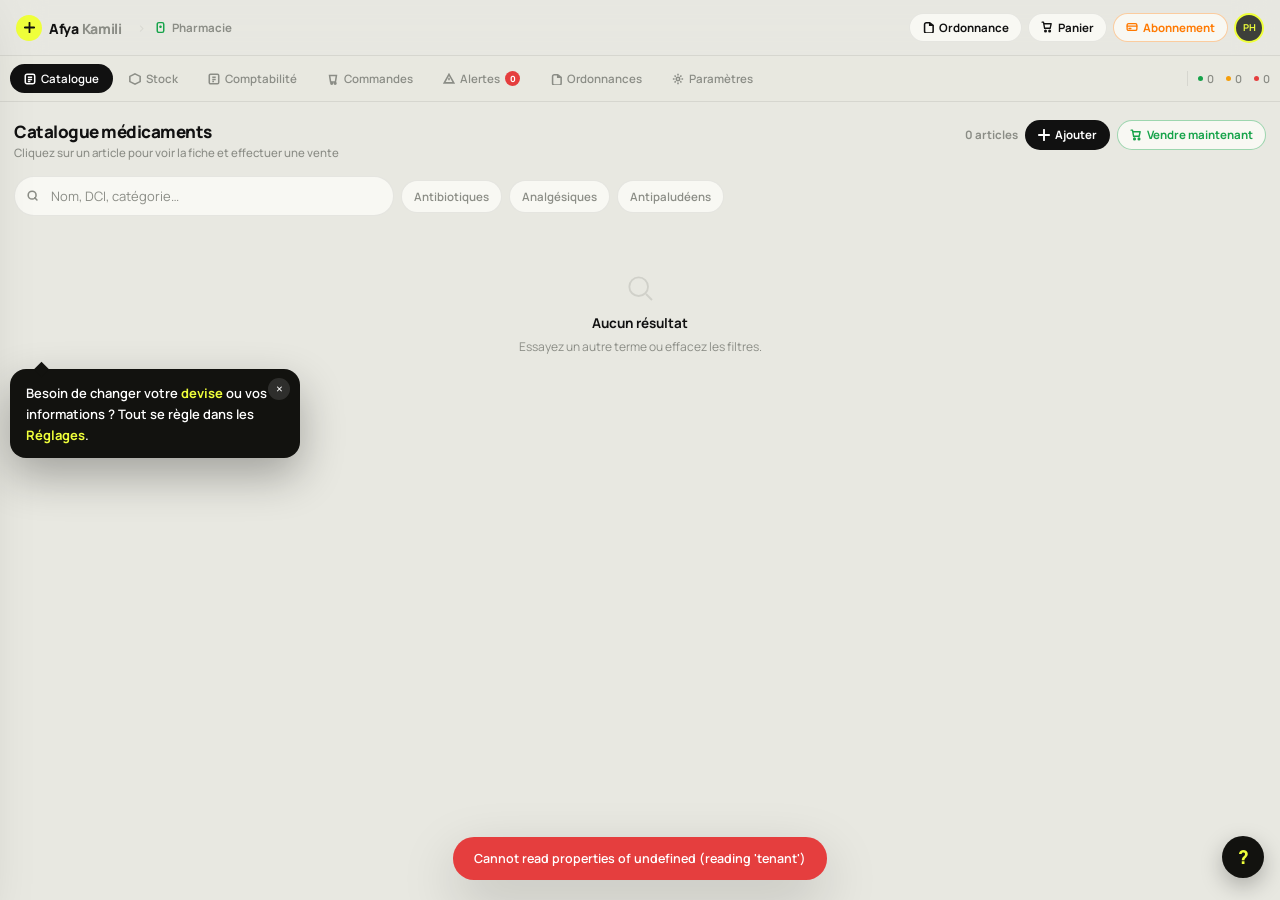
<file: modules/pharmacy/demo.html>
<!DOCTYPE html>
<html lang="fr">
<head>
<meta charset="UTF-8">
<meta name="viewport" content="width=device-width, initial-scale=1.0, maximum-scale=1.0, user-scalable=no">
<title>Afya Kamili — Pharmacie</title>
<link rel="icon" type="image/svg+xml" href="../../favicon.svg">
<link href="https://fonts.googleapis.com/css2?family=Manrope:wght@400;500;600;700;800&display=swap" rel="stylesheet">
<link rel="stylesheet" href="./index.css">
<link rel="stylesheet" href="./afya-mobile.css?v=2">
<script src="../../js/afya_api.js" defer></script>
<!-- Verrou d'abonnement : doit être présent sur TOUTE page utilisable,
     sinon un compte expiré entrerait par l'URL du module. -->
<script src="./demo-mode.js?v=2" defer></script>
<script src="../../js/onboarding.js" defer></script>
<script src="./index.js" defer></script>
<script src="pharmacy.js?v=3" defer></script>
<script src="../../js/zxing.min.js"></script>
<script src="scanner.js?v=5" defer></script>
<script src="form-flow.js?v=3" defer></script>
<script src="ocr-fill.js?v=1" defer></script>
<script>
  /* Le bouton « Abonnement » de la barre supérieure.
     On attend que billing.js ait publié window.AfyaBilling ; s'il n'a
     pas pu se charger, on retombe sur la page des formules plutôt que
     de laisser un bouton mort. */
  document.addEventListener('DOMContentLoaded', function () {
    var b = document.getElementById('tbBilling');
    if (!b) return;
    b.addEventListener('click', function () {
      if (window.AfyaBilling) AfyaBilling.show();
      else window.location.href = '/pricing';
    });
  });
</script>
<style>.acct-kpi-scroll::-webkit-scrollbar{display:none}
/* ── Barre supérieure ── */
.tb-actions{position:relative}
.tb-avatar{cursor:pointer}
</style>
<link rel="stylesheet" href="../../css/afya-golden.css">
</head>
<body>

<!-- ═══════ TOPBAR ═══════ -->
<header class="topbar">
  <!-- Hamburger (mobile only) -->
  <button class="ham-btn" id="hamBtn" onclick="toggleSidebar()" aria-label="Menu">
    <svg viewBox="0 0 18 14" fill="none" stroke="currentColor" stroke-width="2" stroke-linecap="round">
      <path d="M1 2h16M1 7h16M1 12h16"/>
    </svg>
  </button>

  <a class="tb-brand" href="../../index.html">
    <div class="tb-dot">
      <svg viewBox="0 0 14 14" fill="none" stroke="#111" stroke-width="2.3" stroke-linecap="round"><path d="M7 1v12M1 7h12"/></svg>
    </div>
    <div class="tb-name-anim">
      <div class="tb-name-slot afya" id="brandAfya">Afya <span>Kamili</span></div>
      <div class="tb-name-slot pharma slide-down" id="brandPharma">Ma Pharmacie</div>
    </div>
  </a>
  <span class="tb-sep hide-mobile">›</span>
  <div class="tb-module hide-mobile">
    <svg viewBox="0 0 16 16" fill="none" stroke="currentColor" stroke-width="1.8"><rect x="4" y="2" width="8" height="12" rx="2"/><path d="M6.5 7h3M8 5.5v3"/></svg>
    Pharmacie
  </div>
  <div class="tb-spacer"></div>
  <div class="tb-actions">
    <button class="tb-btn" onclick="openFreePrescription()">
      <svg viewBox="0 0 14 14" fill="none" stroke="currentColor" stroke-width="1.8"><path d="M9 2H5a2 2 0 00-2 2v8a2 2 0 002 2h6a2 2 0 002-2V5L9 2zm0 0v3h3"/></svg>
      <span class="hide-mobile">Ordonnance</span>
    </button>
    <button class="tb-btn" id="cartBtn" onclick="openCart()" style="position:relative">
      <svg viewBox="0 0 16 16" fill="none" stroke="currentColor" stroke-width="1.8" stroke-linecap="round" stroke-linejoin="round">
        <path d="M1.5 1.5h1.8l1.5 8.2h7.4l1.3-6H4.2"/>
        <circle cx="6" cy="13.2" r="1.1"/><circle cx="11.5" cy="13.2" r="1.1"/>
      </svg>
      <span class="hide-mobile">Panier</span>
      <span id="cartBadge" style="display:none;position:absolute;top:-5px;right:-5px;
            min-width:18px;height:18px;padding:0 5px;border-radius:999px;
            background:var(--red,#e53e3e);color:#fff;font-size:10px;font-weight:800;
            align-items:center;justify-content:center;line-height:1">0</span>
    </button>
    <!-- Le bouton « Ajouter » a été retiré d'ici : il existe déjà dans
         l'en-tête du catalogue, juste en dessous. Sur mobile il poussait
         l'avatar hors de l'écran, rendant la déconnexion inaccessible. -->
    <!-- Abonnement : ouvre le modal Orange Money. Aux couleurs de
         l'opérateur pour être reconnaissable d'un coup d'œil, et
         volontairement discret — un pharmacien passe sa journée sur
         cette barre, ce bouton ne doit pas lui crier dessus. -->
    <button class="tb-btn" id="tbBilling" title="Mon abonnement"
            style="border-color:rgba(255,121,0,.35);color:#FF7900">
      <svg viewBox="0 0 16 16" fill="none" stroke="currentColor" stroke-width="1.8"
           stroke-linecap="round" stroke-linejoin="round">
        <rect x="1.5" y="3.5" width="13" height="9" rx="2"/>
        <path d="M1.5 6.8h13"/><path d="M4 10h2.5"/>
      </svg>
      <span class="hide-mobile">Abonnement</span>
    </button>
    <!-- L'avatar et son menu sont construits par pharmacy.js
         (fonction buildUserMenu). Ne PAS ajouter de menu statique
         ici : il s'afficherait en double, comme cela s'est produit. -->
    <div class="tb-avatar" id="phAvatar" title="Mon compte">PH</div>
  </div>
</header>

<!-- ═══════ SIDEBAR (mobile) ═══════ -->
<div class="sidebar-overlay" id="sidebarOverlay" onclick="closeSidebar()"></div>
<nav class="sidebar" id="sidebar">
  <div class="sidebar-header">
    <div style="display:flex;align-items:center;gap:8px">
      <div class="tb-dot" style="width:24px;height:24px;flex-shrink:0"><svg viewBox="0 0 14 14" fill="none" stroke="#111" stroke-width="2.3" stroke-linecap="round"><path d="M7 1v12M1 7h12"/></svg></div>
      <span style="font-size:14px;font-weight:800;color:var(--ink)">Pharmacie</span>
    </div>
    <button class="sidebar-close" onclick="closeSidebar()">
      <svg viewBox="0 0 14 14" fill="none" stroke="currentColor" stroke-width="2.2" stroke-linecap="round"><path d="M2 12L12 2M2 2l10 10"/></svg>
    </button>
  </div>
  <div class="sidebar-body">
    <div class="sb-item active" data-tab="catalog" onclick="switchTab('catalog');closeSidebar()">
      <svg viewBox="0 0 16 16" fill="none" stroke="currentColor" stroke-width="1.8"><rect x="1.5" y="1.5" width="13" height="13" rx="2"/><path d="M5 5.5h6M5 8h6M5 10.5h4"/></svg>
      Catalogue
    </div>
    <div class="sb-item" data-tab="stock" onclick="switchTab('stock');closeSidebar()">
      <svg viewBox="0 0 16 16" fill="none" stroke="currentColor" stroke-width="1.8"><path d="M8 1l7 3.5v7L8 15l-7-3.5v-7L8 1z"/><path d="M8 8.5l7-3.5M8 8.5V15M8 8.5L1 5"/></svg>
      Stock
    </div>
    <div class="sb-item" data-tab="accounting" onclick="switchTab('accounting');closeSidebar()">
      <svg viewBox="0 0 16 16" fill="none" stroke="currentColor" stroke-width="1.8"><rect x="1.5" y="1.5" width="13" height="13" rx="1.5"/><path d="M5.5 5.5h5M5.5 8h5M5.5 10.5h3"/></svg>
      Comptabilité
    </div>
    <div class="sb-item" data-tab="orders" onclick="switchTab('orders');closeSidebar()">
      <svg viewBox="0 0 16 16" fill="none" stroke="currentColor" stroke-width="1.8"><path d="M3 3h10l-1.5 9H4.5L3 3z"/><circle cx="6.5" cy="14" r="1.3"/><circle cx="11" cy="14" r="1.3"/></svg>
      Commandes
    </div>
    <div class="sb-item" data-tab="alerts" onclick="switchTab('alerts');closeSidebar()">
      <svg viewBox="0 0 16 16" fill="none" stroke="currentColor" stroke-width="1.8"><path d="M8 1.5l6.5 12H1.5L8 1.5z"/><path d="M8 6v4M8 11.5h.01"/></svg>
      Alertes
      <span class="tab-badge" id="alertBadgeSb" style="margin-left:auto">0</span>
    </div>
    <div class="sb-item" data-tab="prescriptions" onclick="switchTab('prescriptions');closeSidebar()">
      <svg viewBox="0 0 16 16" fill="none" stroke="currentColor" stroke-width="1.8"><path d="M10 2H6a2 2 0 00-2 2v9a2 2 0 002 2h7a2 2 0 002-2V6L10 2zm0 0v4h5M6 8h5M6 10.5h5M6 13h3"/></svg>
      Ordonnances
    </div>
    <div class="sb-item" data-tab="settings" onclick="switchTab('settings');closeSidebar()">
      <svg viewBox="0 0 16 16" fill="none" stroke="currentColor" stroke-width="1.8"><circle cx="8" cy="8" r="2.5"/><path d="M8 1.5v2M8 12.5v2M1.5 8h2M12.5 8h2M3.8 3.8l1.4 1.4M10.8 10.8l1.4 1.4M3.8 12.2l1.4-1.4M10.8 5.2l1.4-1.4"/></svg>
      Paramètres
    </div>
  </div>
</nav>

<!-- ═══════ TAB BAR (desktop) ═══════ -->
<nav class="tab-bar" id="tabBar">
  <div class="tab active" data-tab="catalog" onclick="switchTab('catalog')">
    <svg viewBox="0 0 14 14" fill="none" stroke="currentColor" stroke-width="1.8"><rect x="1.5" y="1.5" width="11" height="11" rx="2"/><path d="M4.5 5h5M4.5 7.5h5M4.5 10h3"/></svg>
    Catalogue
  </div>
  <div class="tab" data-tab="stock" onclick="switchTab('stock')">
    <svg viewBox="0 0 14 14" fill="none" stroke="currentColor" stroke-width="1.8"><path d="M7 1l6 3v6L7 13 1 10V4L7 1z"/></svg>
    Stock
  </div>
  <div class="tab" data-tab="accounting" onclick="switchTab('accounting')">
    <svg viewBox="0 0 14 14" fill="none" stroke="currentColor" stroke-width="1.8"><rect x="1.5" y="1.5" width="11" height="11" rx="1.5"/><path d="M5 5h4M5 7.5h4M5 10h2"/></svg>
    Comptabilité
  </div>
  <div class="tab" data-tab="orders" onclick="switchTab('orders')">
    <svg viewBox="0 0 14 14" fill="none" stroke="currentColor" stroke-width="1.8"><path d="M3 3h8l-1.2 7.5H4.2L3 3z"/><circle cx="5.5" cy="12" r="1"/><circle cx="9.5" cy="12" r="1"/></svg>
    Commandes
  </div>
  <div class="tab" data-tab="alerts" onclick="switchTab('alerts')">
    <svg viewBox="0 0 14 14" fill="none" stroke="currentColor" stroke-width="1.8"><path d="M7 1.5l5.5 10H1.5L7 1.5z"/><path d="M7 5.5v3M7 10h.01"/></svg>
    Alertes
    <span class="tab-badge" id="alertBadge">0</span>
  </div>
  <div class="tab" data-tab="prescriptions" onclick="switchTab('prescriptions')">
    <svg viewBox="0 0 14 14" fill="none" stroke="currentColor" stroke-width="1.8"><path d="M9 2H5a2 2 0 00-2 2v8a2 2 0 002 2h6a2 2 0 002-2V5L9 2zm0 0v3h3"/></svg>
    Ordonnances
  </div>
  <div class="tab" data-tab="settings" onclick="switchTab('settings')">
    <svg viewBox="0 0 14 14" fill="none" stroke="currentColor" stroke-width="1.8"><circle cx="7" cy="7" r="2"/><path d="M7 1v2M7 11v2M1 7h2M11 7h2M3 3l1.4 1.4M9.6 9.6L11 11M3 11l1.4-1.4M9.6 4.4L11 3"/></svg>
    Paramètres
  </div>
  <div class="tab-kpi">
    <div style="display:flex;align-items:center;gap:4px"><div class="kpi-dot" style="background:var(--green)"></div><span id="kpiOk">—</span></div>
    <div style="display:flex;align-items:center;gap:4px"><div class="kpi-dot" style="background:var(--orange)"></div><span id="kpiWarn">—</span></div>
    <div style="display:flex;align-items:center;gap:4px"><div class="kpi-dot" style="background:var(--red)"></div><span id="kpiCrit">—</span></div>
  </div>
</nav>

<!-- ═══════ MAIN ═══════ -->
<main class="ph-main">

  <!-- ─── CATALOGUE ─── -->
  <section class="tab-section active ph-content" data-section="catalog">
    <!-- Profil mobile façon Medimax -->
    <div class="afya-profile">
      <div>
        <div class="afya-profile-greet">Bonjour 👋</div>
        <div class="afya-profile-name" id="afyaProfileName">Pharmacien</div>
        <div class="afya-profile-role" id="afyaProfileRole">Pharmacie</div>
      </div>
      <div class="afya-profile-av" id="afyaProfileAv">PH</div>
    </div>
    <!-- Hero fond bleu + organe (mobile) -->
    <div class="afya-hero" id="afyaHero">
      <div class="afya-hero-scan"></div>
      <div class="afya-hero-txt">
        <div class="afya-hero-tag">Afya Kamili</div>
        <div class="afya-hero-title">Votre pharmacie, intelligente</div>
        <div class="afya-hero-sub" id="afyaHeroSub">Catalogue en stock</div>
      </div>
      <div class="afya-hero-organ"><img id="afyaHeroOrgan" src="" alt=""></div>
      <div class="afya-hero-dots" id="afyaHeroDots"><span class="on"></span><span></span><span></span><span></span><span></span></div>
    </div>
    <div class="sec-hd">
      <div>
        <div class="sec-hd-title">Catalogue médicaments</div>
        <div class="sec-hd-sub">Cliquez sur un article pour voir la fiche et effectuer une vente</div>
      </div>
      <div class="sec-hd-spacer"></div>
      <div class="sec-hd-actions">
        <span id="catCount" style="font-size:11.5px;font-weight:700;color:var(--mid)"></span>
        <button class="tb-btn primary" id="catalogAddBtn" onclick="openAddMed()">
          <svg viewBox="0 0 14 14" fill="none" stroke="currentColor" stroke-width="2.2" stroke-linecap="round"><path d="M7 1v12M1 7h12"/></svg>
          Ajouter
        </button>
        <!-- Vente rapide : vendre sans avoir saisi sa fiche produit.
             Volontairement à côté de « Ajouter » : c'est l'alternative
             à la saisie, elle doit se présenter au même endroit. -->
        <button class="tb-btn" id="quickSaleBtn" onclick="openQuickSale()"
                style="border-color:rgba(22,163,74,.4);color:#16a34a">
          <svg viewBox="0 0 16 16" fill="none" stroke="currentColor" stroke-width="1.9"
               stroke-linecap="round" stroke-linejoin="round">
            <path d="M1.5 1.5h1.8l1.5 8.2h7.4l1.3-6H4.2"/>
            <circle cx="6" cy="13.2" r="1.1"/><circle cx="12" cy="13.2" r="1.1"/>
          </svg>
          Vendre maintenant
        </button>
      </div>
    </div>
    <div class="search-row">
      <div class="search-wrap">
        <svg viewBox="0 0 16 16" fill="none" stroke="currentColor" stroke-width="1.8"><circle cx="7" cy="7" r="4.5"/><path d="M12.5 12.5l-2.5-2.5" stroke-linecap="round"/></svg>
        <input class="search-input" id="searchInput" type="search" placeholder="Nom, DCI, catégorie…" oninput="searchQ=this.value;renderCatalog()" autocomplete="off">
      </div>
      <div class="filter-chip" onclick="toggleCat(this,'Antibiotiques')">Antibiotiques</div>
      <div class="filter-chip" onclick="toggleCat(this,'Analgésiques')">Analgésiques</div>
      <div class="filter-chip" onclick="toggleCat(this,'Antipaludéens')">Antipaludéens</div>
    </div>
    <div class="med-grid" id="medGrid"></div>
  </section>

  <!-- ─── STOCK ─── -->
  <section class="tab-section ph-content" data-section="stock">
    <div class="sec-hd">
      <div><div class="sec-hd-title">Gestion du stock</div><div class="sec-hd-sub">Niveaux, péremptions, ajustements d'inventaire</div></div>
      <div class="sec-hd-spacer"></div>
      <button class="tb-btn" onclick="openAjust()">Ajustement inventaire</button>
    </div>
    <div class="kpi-grid">
      <div class="kpi-card accent"><div class="kpi-lbl">Articles</div><div class="kpi-val" id="kpiTotal">—</div></div>
      <div class="kpi-card"><div class="kpi-lbl">Stock OK</div><div class="kpi-val" id="kpiOkC">—</div><div class="kpi-delta">Au-dessus seuil</div></div>
      <div class="kpi-card"><div class="kpi-lbl">Stock bas</div><div class="kpi-val" id="kpiWarnC">—</div><div class="kpi-delta neg">Sous le seuil</div></div>
      <div class="kpi-card"><div class="kpi-lbl">Rupture</div><div class="kpi-val" id="kpiCritC">—</div><div class="kpi-delta neg">Épuisé</div></div>
      <div class="kpi-card"><div class="kpi-lbl">Péremption &lt;60j</div><div class="kpi-val" id="kpiExpC">—</div><div class="kpi-delta neg">À surveiller</div></div>
    </div>
    <div class="med-grid" id="stockGrid"></div>
  </section>

  <!-- ─── COMPTABILITÉ ─── -->
  <section class="tab-section ph-content" data-section="accounting">
    <div class="sec-hd">
      <div><div class="sec-hd-title">Comptabilité & Caisse</div><div class="sec-hd-sub">Journal OHADA — recettes et dépenses</div></div>
      <div class="sec-hd-spacer"></div>
      <div class="sec-hd-actions">
        <div class="period-tabs">
          <button class="period-tab active" data-period="day" onclick="setPeriod('day')">Jour</button>
          <button class="period-tab" data-period="week" onclick="setPeriod('week')">Sem.</button>
          <button class="period-tab" data-period="month" onclick="setPeriod('month')">Mois</button>
          <button class="period-tab" data-period="year" onclick="setPeriod('year')">Année</button>
        </div>
      </div>
    </div>

    <!-- Bouton Dépenser + KPI cards -->
    <div style="display:flex;align-items:center;justify-content:flex-end;margin-bottom:10px;">
      <button class="tb-btn" style="background:var(--red-bg);color:var(--red);border-color:rgba(229,62,62,0.2);font-weight:700" onclick="openExpenseModal()">
        <svg viewBox="0 0 14 14" fill="none" stroke="currentColor" stroke-width="2" stroke-linecap="round"><path d="M7 10V3M4 7.5L7 10l3-2.5"/></svg>
        Enregistrer une dépense
      </button>
    </div>

    <div class="acct-kpi-scroll" style="display:flex;gap:12px;margin-bottom:16px;overflow-x:auto;scrollbar-width:none;-ms-overflow-style:none;padding-bottom:2px">
      <div class="kpi-card" style="flex:1 0 130px;min-width:130px">
        <div class="kpi-lbl">Entrées</div>
        <div class="kpi-val" id="acctIn">—</div>
        <div class="kpi-delta">Recettes totales</div>
      </div>
      <div class="kpi-card" style="flex:1 0 130px;min-width:130px">
        <div class="kpi-lbl">Sorties</div>
        <div class="kpi-val" id="acctOut">—</div>
        <div class="kpi-delta neg">Dépenses totales</div>
      </div>
      <div class="kpi-card accent" style="flex:1 0 130px;min-width:130px">
        <div class="kpi-lbl">Solde net</div>
        <div class="kpi-val" id="acctNet">—</div>
      </div>
    </div>

    <!-- Journal avec filtres — EN PREMIER -->
    <div class="journal-wrap">
      <div class="journal-hd">
        <span class="journal-hd-title">Journal de caisse</span>
        <!-- Filtres Tout / Entrées / Dépenses -->
        <div class="period-tabs" style="margin-left:auto">
          <button class="period-tab active jf-btn" data-filter="all" onclick="setJournalFilter('all')">Tout</button>
          <button class="period-tab jf-btn" data-filter="in" onclick="setJournalFilter('in')">Entrées</button>
          <button class="period-tab jf-btn" data-filter="out" onclick="setJournalFilter('out')">Dépenses</button>
        </div>
        <button class="tb-btn" style="margin-left:10px" onclick="showToast('Rapport OHADA généré','success')">Exporter</button>
      </div>
      <div id="journalRows"></div>
    </div>

    <!-- Graphiques EN BAS -->
    <div class="acct-layout" style="margin-top:16px">
      <div class="acct-panel">
        <div class="acct-panel-title">Évolution Recettes / Dépenses</div>
        <div class="bar-chart-wrap" id="acctChart"></div>
        <div class="acct-legend">
          <div class="acct-legend-item"><div class="legend-dot" style="background:var(--green)"></div>Recettes</div>
          <div class="acct-legend-item"><div class="legend-dot" style="background:rgba(229,62,62,0.6)"></div>Dépenses</div>
        </div>
      </div>
      <div class="acct-panel">
        <div class="acct-panel-title">Modes de paiement</div>
        <div style="display:flex;flex-direction:column;gap:9px" id="payMethodBars">
          <div style="text-align:center;color:var(--mid);font-size:12px;padding:10px">—</div>
        </div>
        <div style="height:1px;background:var(--border);margin:14px 0"></div>
        <div style="font-size:12px;font-weight:700;margin-bottom:8px">Dernière clôture</div>
        <div style="display:grid;grid-template-columns:1fr 1fr;gap:8px">
          <div><div style="font-size:9px;font-weight:700;color:var(--mid);text-transform:uppercase;letter-spacing:0.4px">Date</div><div style="font-size:13.5px;font-weight:800;margin-top:2px" id="lastClosureDate">—</div></div>
          <div><div style="font-size:9px;font-weight:700;color:var(--mid);text-transform:uppercase;letter-spacing:0.4px">Solde</div><div style="font-size:13.5px;font-weight:800;color:var(--green);margin-top:2px" id="lastClosureBalance">—</div></div>
        </div>
        <button class="tb-btn primary" style="width:100%;justify-content:center;margin-top:12px" onclick="openClosureModal()">Clôturer la caisse</button>
      </div>
    </div>
  </section>

  <!-- ─── COMMANDES ─── -->
  <section class="tab-section ph-content" data-section="orders">
    <div class="sec-hd">
      <div><div class="sec-hd-title">Commandes fournisseurs</div><div class="sec-hd-sub">Bons de commande, réceptions</div></div>
      <div class="sec-hd-spacer"></div>
      <button class="tb-btn primary" onclick="openModal('modalNewOrder')">Nouvelle commande</button>
    </div>
    <div class="kpi-grid" style="grid-template-columns:repeat(4,1fr)">
      <div class="kpi-card"><div class="kpi-lbl">En attente</div><div class="kpi-val"></div></div>
      <div class="kpi-card"><div class="kpi-lbl">Ce mois</div><div class="kpi-val"></div></div>
      <div class="kpi-card"><div class="kpi-lbl">Fournisseurs</div><div class="kpi-val"></div></div>
      <div class="kpi-card accent"><div class="kpi-lbl">Délai moyen</div><div class="kpi-val"></div></div>
    </div>
    <div id="ordersList"></div>
  </section>

  <!-- ─── ALERTES ─── -->
  <section class="tab-section ph-content" data-section="alerts">
    <div class="sec-hd">
      <div><div class="sec-hd-title">Alertes</div><div class="sec-hd-sub">Ruptures, stock bas, péremptions</div></div>
      <div class="sec-hd-spacer"></div>
      <button class="tb-btn" onclick="switchTab('orders')">Commander les ruptures</button>
    </div>
    <div class="alert-list" id="alertList"></div>
  </section>

  <!-- ─── ORDONNANCES ─── -->
  <section class="tab-section ph-content" data-section="prescriptions">
    <div class="sec-hd">
      <div><div class="sec-hd-title">Ordonnances libres</div><div class="sec-hd-sub">Composez et imprimez une ordonnance pour tout médicament</div></div>
      <div class="sec-hd-spacer"></div>
      <button class="tb-btn primary" onclick="openFreePrescription()">
        <svg viewBox="0 0 14 14" fill="none" stroke="currentColor" stroke-width="2.2" stroke-linecap="round"><path d="M7 1v12M1 7h12"/></svg>
        Nouvelle ordonnance
      </button>
    </div>
    <div id="rxList"></div>
  </section>

  <!-- ─── PARAMÈTRES ─── -->
  <section class="tab-section ph-content" data-section="settings">
    <div class="sec-hd"><div><div class="sec-hd-title">Paramètres</div><div class="sec-hd-sub">Identité, devise, TVA, format d'impression</div></div></div>
    <div class="settings-grid">
      <div class="settings-panel">
        <div class="settings-panel-title">Identité de la pharmacie</div>
        <div class="settings-panel-sub">Apparaît sur les factures et reçus</div>
        <div class="field"><label class="field-lbl">Nom de la pharmacie</label><input class="ph-input" id="setPharmacyName" placeholder="Ex : Pharmacie Centrale"></div>
        <div class="field-row">
          <div class="field"><label class="field-lbl">Devise</label>
            <select class="ph-select" id="setCurrency">
              <option value="USD">Dollar US (USD)</option>
              <option value="CDF">Franc Congolais (CDF)</option>
              <option value="EUR">Euro (EUR)</option>
              <option value="XOF">Franc CFA (XOF)</option>
              <option value="NGN">Naira (NGN)</option>
              <option value="KES">Shilling Kényan (KES)</option>
              <option value="ZAR">Rand (ZAR)</option>
            </select>
          </div>
          <div class="field"><label class="field-lbl">Symbole</label><input class="ph-input" id="setCurrencySymbol" placeholder="$" maxlength="5"></div>
        </div>
      </div>
      <div class="settings-panel">
        <div class="settings-panel-title">Facturation & Impression</div>
        <div class="settings-panel-sub">Paramètres des reçus et ordonnances</div>
        <div class="toggle-row"><div class="toggle-info"><div class="tl">Activer la TVA</div><div class="ts">Ajouter la TVA sur chaque vente</div></div><button class="toggle on" id="setTvaEnabled" onclick="tglBtn(this)"></button></div>
        <div class="field"><label class="field-lbl">Taux de TVA (%)</label><input class="ph-input" id="setTvaRate" type="number" step="0.1" placeholder="16"></div>
        <div class="field"><label class="field-lbl">Format de facture</label>
          <select class="ph-select" id="setInvoiceFormat">
            <option value="A4">A4 — imprimante standard</option>
            <option value="A5">A5 — format réduit</option>
            <option value="58mm">58mm — caisse thermique petite</option>
            <option value="80mm">80mm — caisse thermique standard</option>
          </select>
        </div>
        <div class="field"><label class="field-lbl">Pied de page facture</label><textarea class="ph-textarea" id="setFooter" placeholder="Merci de votre confiance."></textarea></div>
        <div class="field"><label class="field-lbl">Pied de page ordonnance</label><textarea class="ph-textarea" id="setRxFooter" placeholder="Ordonnance valable 3 mois…"></textarea></div>
        <button class="tb-btn primary" id="saveSettingsBtn" style="width:100%;justify-content:center" onclick="saveSettingsForm()">Enregistrer les paramètres</button>
      </div>
    </div>
  </section>

</main>

<!-- ═══════ MODALS ═══════ -->

<!-- Modal : Fiche médicament -->
<div class="modal-overlay" id="modalMed">
  <div class="modal">
    <div class="modal-hd">
      <div class="modal-title">Fiche médicament</div>
      <div style="display:flex;gap:7px;margin-left:auto;align-items:center">
        <button class="tb-btn" onclick="openAddMed(currentMedId);closeModal('modalMed')">Modifier</button>
        <button class="tb-btn" style="color:var(--red)" onclick="deleteMed(currentMedId)">Suppr.</button>
        <button class="modal-close" onclick="closeModal('modalMed')"><svg viewBox="0 0 14 14" fill="none" stroke="currentColor" stroke-width="2.2" stroke-linecap="round"><path d="M2 12L12 2M2 2l10 10"/></svg></button>
      </div>
    </div>
    <div class="modal-body" id="medModalBody"></div>
    <div class="modal-ft">
      <button class="tb-btn primary" id="medModalSellBtn" style="flex:1;font-size:13.5px" onclick="openSellModal()">💊 Vendre ce médicament</button>
      <button class="tb-btn" onclick="closeModal('modalMed')">Fermer</button>
    </div>
  </div>
</div>

<!-- Modal : Vente rapide (sans fiche produit) -->
<div class="modal-overlay" id="modalQuickSale">
  <div class="modal">
    <div class="modal-hd">
      <div class="modal-title">Vendre maintenant</div>
      <button class="modal-close" onclick="closeModal('modalQuickSale')"><svg viewBox="0 0 14 14" fill="none" stroke="currentColor" stroke-width="2.2" stroke-linecap="round"><path d="M2 12L12 2M2 2l10 10"/></svg></button>
    </div>
    <div class="modal-body">

      <div style="padding:11px 13px;border-radius:12px;background:rgba(22,163,74,.09);
                  font-size:12px;color:#15803d;font-weight:600;margin-bottom:14px;line-height:1.6">
        Vendez sans avoir enregistré le médicament. Sa fiche sera créée
        automatiquement — vous la compléterez plus tard si vous le souhaitez.
      </div>

      <div class="field" style="margin-bottom:12px">
        <label class="field-lbl">Nom du médicament *</label>
        <input class="ph-input" id="qsName" list="qsNames" autocomplete="off"
               placeholder="Ex : Paracétamol 500mg">
        <!-- Suggestions tirées du catalogue déjà constitué : au bout de
             quelques jours, les produits courants se saisissent en deux
             lettres et le prix se remplit tout seul. -->
        <datalist id="qsNames"></datalist>
      </div>

      <div class="field-row">
        <div class="field">
          <label class="field-lbl">Prix unitaire *</label>
          <input class="ph-input" id="qsPrice" type="number" step="0.01" min="0" placeholder="0.00">
        </div>
        <div class="field">
          <label class="field-lbl">Quantité</label>
          <input class="ph-input" id="qsQty" type="number" min="1" value="1">
        </div>
      </div>

      <div class="total-box" style="margin-top:6px">
        <div><div class="total-lbl">Total à encaisser</div></div>
        <div class="total-val" id="qsTotal">0.00</div>
      </div>

      <div class="field-row">
        <div class="field">
          <label class="field-lbl">Mode de paiement</label>
          <select class="ph-select" id="qsPay">
            <option value="Espèces">Espèces</option>
            <option value="Mobile money">Mobile money</option>
            <option value="Crédit">Crédit (différé)</option>
          </select>
        </div>
        <div class="field">
          <label class="field-lbl">Client <span class="opt-tag">Optionnel</span></label>
          <input class="ph-input" id="qsCustomer" placeholder="Nom du client">
        </div>
      </div>

    </div>
    <div class="modal-ft">
      <button class="tb-btn primary" id="qsSubmit" style="flex:1;justify-content:center"
              onclick="submitQuickSale()">Valider la vente</button>
      <button class="tb-btn" onclick="closeModal('modalQuickSale')">Annuler</button>
    </div>
  </div>
</div>

<!-- Modal : Vente -->
<div class="modal-overlay" id="modalSell">
  <div class="modal">
    <div class="modal-hd">
      <div class="modal-title">Nouvelle vente</div>
      <button class="modal-close" onclick="closeModal('modalSell')"><svg viewBox="0 0 14 14" fill="none" stroke="currentColor" stroke-width="2.2" stroke-linecap="round"><path d="M2 12L12 2M2 2l10 10"/></svg></button>
    </div>
    <div class="modal-body">
      <div class="sell-med-info" id="sellMedInfo"></div>
      <label class="field-lbl" style="display:block;margin-bottom:7px">Unité de vente</label>
      <div class="unit-selector" id="unitSelector"></div>
      <label class="field-lbl" style="display:block;margin-bottom:7px">Quantité</label>
      <div class="qty-row">
        <button class="qty-btn" onclick="updateQty(-1)">−</button>
        <input class="qty-input" id="sellQtyInput" type="number" min="1" value="1" oninput="onQtyInput()" onchange="onQtyInput()">
        <button class="qty-btn" onclick="updateQty(1)">+</button>
      </div>
      <div class="total-box">
        <div>
          <div class="total-lbl">Total à encaisser</div>
          <div class="total-breakdown" id="sellBreakdown"></div>
        </div>
        <div class="total-val" id="sellTotal">$0.00</div>
      </div>
      <div class="field-row">
        <div class="field">
          <label class="field-lbl">Mode de paiement</label>
          <select class="ph-select" id="sellPayMethod">
            <option value="Espèces">Espèces</option>
            <option value="Mobile money">Mobile money</option>
            <option value="Carte">Carte bancaire</option>
            <option value="Virement">Virement bancaire</option>
            <option value="Crédit">Crédit (différé)</option>
          </select>
        </div>
        <div class="field">
          <label class="field-lbl">Client <span class="opt-tag">Optionnel</span></label>
          <input class="ph-input" id="sellCustomer" placeholder="Nom du client">
        </div>
      </div>
    </div>
    <div class="modal-ft">
      <button class="tb-btn primary" style="flex:1" onclick="confirmSale()">
        <svg viewBox="0 0 14 14" fill="none" stroke="currentColor" stroke-width="2" stroke-linecap="round"><path d="M2 7.5l3.5 3.5 6-6"/></svg>
        Valider la vente
      </button>
      <button class="tb-btn" onclick="closeModal('modalSell')">Annuler</button>
    </div>
  </div>
</div>

<!-- Modal : Facture -->
<div class="modal-overlay" id="modalInvoice">
  <div class="modal">
    <div class="modal-hd">
      <div class="modal-title">Reçu de vente</div>
      <button class="modal-close" onclick="closeModal('modalInvoice')"><svg viewBox="0 0 14 14" fill="none" stroke="currentColor" stroke-width="2.2" stroke-linecap="round"><path d="M2 12L12 2M2 2l10 10"/></svg></button>
    </div>
    <div class="modal-body" id="invoiceBody"></div>
    <div class="modal-ft">
      <button class="tb-btn primary" style="flex:1" onclick="printInvoice()">
        <svg viewBox="0 0 14 14" fill="none" stroke="currentColor" stroke-width="1.8"><path d="M3.5 4V2h7v2M2 4h10a1 1 0 011 1v5H1V5a1 1 0 011-1zM3.5 10v2h7v-2"/></svg>
        Imprimer le reçu
      </button>
      <button class="tb-btn" onclick="closeModal('modalInvoice')">Fermer</button>
    </div>
  </div>
</div>

<!-- Modal : Dépense -->
<div class="modal-overlay" id="modalExpense">
  <div class="modal">
    <div class="modal-hd">
      <div class="modal-title">Enregistrer une dépense</div>
      <button class="modal-close" onclick="closeModal('modalExpense')"><svg viewBox="0 0 14 14" fill="none" stroke="currentColor" stroke-width="2.2" stroke-linecap="round"><path d="M2 12L12 2M2 2l10 10"/></svg></button>
    </div>
    <div class="modal-body">
      <div class="field">
        <label class="field-lbl">Montant *</label>
        <input class="ph-input" id="expenseAmount" type="number" step="0.01" min="0.01" placeholder="0.00" style="font-size:22px;font-weight:800;text-align:center;padding:14px">
      </div>
      <div class="field">
        <label class="field-lbl">Motif / Description *</label>
        <input class="ph-input" id="expenseMotif" placeholder="Ex : Achat fournitures, frais livraison, loyer…">
      </div>
      <div class="field">
        <label class="field-lbl">Mode de paiement</label>
        <select class="ph-select" id="expenseMethod">
          <option value="Espèces">Espèces</option>
          <option value="Mobile money">Mobile money</option>
          <option value="Virement">Virement bancaire</option>
          <option value="Carte">Carte bancaire</option>
        </select>
      </div>
    </div>
    <div class="modal-ft">
      <button class="tb-btn" style="flex:1;background:var(--red-bg);color:var(--red);border-color:rgba(229,62,62,0.2);font-weight:800" onclick="confirmExpense()">
        <svg viewBox="0 0 14 14" fill="none" stroke="currentColor" stroke-width="2" stroke-linecap="round"><path d="M7 10V3M4 7.5L7 10l3-2.5"/></svg>
        Confirmer la dépense
      </button>
      <button class="tb-btn" onclick="closeModal('modalExpense')">Annuler</button>
    </div>
  </div>
</div>

<!-- Modal : Ajout/Modification médicament -->
<div class="modal-overlay" id="modalAddMed">
  <div class="modal wide">
    <div class="modal-hd">
      <div class="modal-title" id="addMedTitle">Nouveau médicament</div>
      <button class="modal-close" onclick="closeModal('modalAddMed')"><svg viewBox="0 0 14 14" fill="none" stroke="currentColor" stroke-width="2.2" stroke-linecap="round"><path d="M2 12L12 2M2 2l10 10"/></svg></button>
    </div>
    <div class="modal-body">
      <div class="sec-divider">Photo <span class="opt-tag">Optionnel — sans photo, l'image générique sera utilisée</span></div>
      <div class="photo-upload" id="photoWrap" onclick="document.getElementById('photoInput').click()">
        <svg viewBox="0 0 24 24" fill="none" stroke="currentColor" stroke-width="1.4"><path d="M21 15V19a2 2 0 01-2 2H5a2 2 0 01-2-2v-4M17 8l-5-5-5 5M12 3v12"/></svg>
        <span>Cliquez pour ajouter une photo (JPG/PNG · 3 Mo max)</span>
        <img class="photo-preview" id="photoPreviewImg" alt="">
        <div class="photo-rm" onclick="event.stopPropagation();removePhoto()"><svg viewBox="0 0 14 14" fill="none" stroke="currentColor" stroke-width="2.2" stroke-linecap="round"><path d="M2 12L12 2M2 2l10 10"/></svg></div>
      </div>
      <input type="file" id="photoInput" accept="image/jpeg,image/png" style="display:none" onchange="handlePhoto(this)">
      <div class="sec-divider" style="margin-top:14px">Identification</div>
      <div class="field-row">
        <div class="field"><label class="field-lbl">Nom commercial *</label><input class="ph-input" id="addName" placeholder="Ex : Amoxicilline 500mg"></div>
        <div class="field"><label class="field-lbl">DCI / Générique <span class="opt-tag">Optionnel</span></label><input class="ph-input" id="addGeneric" placeholder="Dénomination commune"></div>
      </div>
      <div class="field-row">
        <div class="field"><label class="field-lbl">Forme galénique</label>
          <select class="ph-select" id="addForm">
            <option value="">—</option>
            <option>Comprimé</option><option>Comprimé effervescent</option><option>Gélule</option>
            <option>Sirop</option><option>Solution buvable</option><option>Sachet</option>
            <option>Ampoule injectable IV</option><option>Ampoule injectable IM</option>
            <option>Flacon perfusion</option><option>Crème / Pommade</option>
            <option>Gouttes oculaires</option><option>Spray nasal</option>
            <option>Aérosol / Nébulisation</option><option>Suppositoire</option>
            <option>Patch transdermique</option><option>Autre</option>
          </select>
        </div>
        <div class="field"><label class="field-lbl">Dosage <span class="opt-tag">Optionnel</span></label><input class="ph-input" id="addStrength" placeholder="Ex : 500mg, 250mg/5ml"></div>
      </div>
      <div class="field"><label class="field-lbl">Catégorie thérapeutique</label>
        <select class="ph-select" id="addCategory">
          <option value="">—</option>
          <option>Antibiotiques</option><option>Analgésiques</option><option>Anti-inflammatoires</option>
          <option>Antipaludéens</option><option>Antihypertenseurs</option><option>Antidiabétiques</option>
          <option>Bronchodilatateurs</option><option>Antihistaminiques</option><option>Vitamines</option>
          <option>Antiviraux</option><option>Antifongiques</option><option>Solutés</option>
          <option>Psychotropes</option><option>Antiacides</option><option>Contraceptifs</option><option>Autres</option>
        </select>
      </div>
      <!-- Conditionnement, prix, stock et ventes autorisées :
           généré par pharmacy.js selon la forme galénique choisie -->
      <div id="packagingBlock"></div>

      <div class="sec-divider">Emplacement & Fabricant</div>
      <div class="field"><label class="field-lbl">Emplacement <span class="opt-tag">Optionnel</span></label><input class="ph-input" id="addLocation" placeholder="Ex : Rayonnage A – Étagère 2, Réfrigérateur, Armoire sécurisée…"></div>
      <div class="field"><label class="field-lbl">Fabricant <span class="opt-tag">Optionnel</span></label><input class="ph-input" id="addManufacturer" placeholder="Ex : Pfizer, Sanofi, Pharmafrique…"></div>
      <div class="sec-divider">Réglementation</div>
      <div class="toggle-row"><div class="toggle-info"><div class="tl">Ordonnance obligatoire</div><div class="ts">Le patient doit présenter une prescription</div></div><button class="toggle on" id="tglPrescription" onclick="tglBtn(this)"></button></div>
      <div class="toggle-row"><div class="toggle-info"><div class="tl">Médicament stupéfiant / psychotrope</div><div class="ts">Stockage sécurisé, traçabilité renforcée</div></div><button class="toggle" id="tglControlled" onclick="tglBtn(this)"></button></div>
      <div class="field" style="margin-top:12px"><label class="field-lbl">Notes <span class="opt-tag">Optionnel</span></label><textarea class="ph-textarea" id="addNotes" placeholder="Contre-indications, effets secondaires, remarques…"></textarea></div>
    </div>
    <div class="modal-ft">
      <button class="tb-btn primary" style="flex:1" onclick="saveMed()">Enregistrer</button>
      <button class="tb-btn" onclick="closeModal('modalAddMed')">Annuler</button>
    </div>
  </div>
</div>

<!-- Modal : Ajustement inventaire -->
<div class="modal-overlay" id="modalAjust">
  <div class="modal">
    <div class="modal-hd"><div class="modal-title">Ajustement d'inventaire</div><button class="modal-close" onclick="closeModal('modalAjust')"><svg viewBox="0 0 14 14" fill="none" stroke="currentColor" stroke-width="2.2" stroke-linecap="round"><path d="M2 12L12 2M2 2l10 10"/></svg></button></div>
    <div class="modal-body">
      <div class="field"><label class="field-lbl">Médicament *</label><select class="ph-select" id="ajustMedSel"></select></div>
      <div class="field-row">
        <div class="field"><label class="field-lbl">Type</label>
          <select class="ph-select" id="ajustType">
            <option value="up">Ajout (+)</option>
            <option value="down">Retrait (−)</option>
            <option value="set">Définir quantité exacte</option>
          </select>
        </div>
        <div class="field"><label class="field-lbl">Quantité</label><input class="ph-input" id="ajustQty" type="number" min="1" placeholder="0"></div>
      </div>
      <div class="field"><label class="field-lbl">Motif</label>
        <select class="ph-select" id="ajustReason">
          <option>Inventaire physique</option><option>Perte / Casse</option>
          <option>Vol</option><option>Retrait péremption</option>
          <option>Don reçu</option><option>Erreur de saisie</option><option>Autre</option>
        </select>
      </div>
    </div>
    <div class="modal-ft">
      <button class="tb-btn primary" style="flex:1" onclick="saveAjust()">Valider</button>
      <button class="tb-btn" onclick="closeModal('modalAjust')">Annuler</button>
    </div>
  </div>
</div>

<!-- Modal : Nouvelle commande -->
<div class="modal-overlay" id="modalNewOrder">
  <div class="modal">
    <div class="modal-hd"><div class="modal-title">Nouvelle commande</div><button class="modal-close" onclick="closeModal('modalNewOrder')"><svg viewBox="0 0 14 14" fill="none" stroke="currentColor" stroke-width="2.2" stroke-linecap="round"><path d="M2 12L12 2M2 2l10 10"/></svg></button></div>
    <div class="modal-body">
      <div class="field"><label class="field-lbl">Fournisseur *</label><input class="ph-input" id="newOrderSupplier" placeholder="Nom du fournisseur"></div>
      <div class="field-row">
        <div class="field"><label class="field-lbl">Date commande</label><input class="ph-input" id="newOrderDate" type="date"></div>
        <div class="field"><label class="field-lbl">Livraison prévue</label><input class="ph-input" id="newOrderDelivery" type="date"></div>
      </div>
      <div class="field"><label class="field-lbl">Notes</label><textarea class="ph-textarea" id="newOrderNotes" style="min-height:54px" placeholder="Instructions de livraison…"></textarea></div>
    </div>
    <div class="modal-ft">
      <button class="tb-btn primary" style="flex:1" onclick="showToast('Commande créée','success');closeModal('modalNewOrder');renderOrders()">Créer la commande</button>
      <button class="tb-btn" onclick="closeModal('modalNewOrder')">Annuler</button>
    </div>
  </div>
</div>

<!-- Modal : Composer ordonnance -->
<div class="modal-overlay" id="modalRx">
  <div class="modal wide">
    <div class="modal-hd"><div class="modal-title">Composer une ordonnance</div><button class="modal-close" onclick="closeModal('modalRx')"><svg viewBox="0 0 14 14" fill="none" stroke="currentColor" stroke-width="2.2" stroke-linecap="round"><path d="M2 12L12 2M2 2l10 10"/></svg></button></div>
    <div class="modal-body">
      <div class="field-row">
        <div class="field"><label class="field-lbl">Patient <span class="opt-tag">Optionnel</span></label><input class="ph-input" id="rxPatient" placeholder="Nom du patient"></div>
        <div class="field"><label class="field-lbl">Prescripteur <span class="opt-tag">Optionnel</span></label><input class="ph-input" id="rxPrescriber" placeholder="Dr. Nom"></div>
      </div>
      <div class="sec-divider">Médicaments prescrits</div>
      <div id="rxItemsContainer"></div>
      <button class="tb-btn" style="width:100%;justify-content:center" onclick="addRxItem()">
        <svg viewBox="0 0 14 14" fill="none" stroke="currentColor" stroke-width="2.2" stroke-linecap="round"><path d="M7 1v12M1 7h12"/></svg>
        Ajouter un médicament
      </button>
    </div>
    <div class="modal-ft">
      <button class="tb-btn primary" style="flex:1" onclick="previewRx()">Prévisualiser & Imprimer</button>
      <button class="tb-btn" onclick="closeModal('modalRx')">Annuler</button>
    </div>
  </div>
</div>

<!-- Modal : Aperçu ordonnance -->
<div class="modal-overlay" id="modalRxPreview">
  <div class="modal wide">
    <div class="modal-hd"><div class="modal-title">Aperçu de l'ordonnance</div><button class="modal-close" onclick="closeModal('modalRxPreview')"><svg viewBox="0 0 14 14" fill="none" stroke="currentColor" stroke-width="2.2" stroke-linecap="round"><path d="M2 12L12 2M2 2l10 10"/></svg></button></div>
    <div class="modal-body" id="rxPreviewBody"></div>
    <div class="modal-ft">
      <button class="tb-btn primary" style="flex:1" onclick="printRx()">Imprimer l'ordonnance</button>
      <button class="tb-btn" onclick="closeModal('modalRxPreview');openModal('modalRx')">Modifier</button>
      <button class="tb-btn" onclick="closeModal('modalRxPreview')">Fermer</button>
    </div>
  </div>
</div>

<!-- TOAST -->
<div class="toast" id="globalToast"></div>


<script>
/* ─── Sidebar mobile ─── */
function toggleSidebar() {
  const sb = document.getElementById('sidebar');
  const ov = document.getElementById('sidebarOverlay');
  const open = sb.classList.toggle('open');
  ov.classList.toggle('open', open);
  document.body.style.overflow = open ? 'hidden' : '';
}
function closeSidebar() {
  document.getElementById('sidebar').classList.remove('open');
  document.getElementById('sidebarOverlay').classList.remove('open');
  document.body.style.overflow = '';
}

/* ─── Sync sidebar active state with tabs ─── */
const _origSwitch = window.switchTab;
window.switchTab = function(name) {
  _origSwitch(name);
  // sync sidebar items
  document.querySelectorAll('.sb-item[data-tab]').forEach(i =>
    i.classList.toggle('active', i.dataset.tab === name));
  // sync alert badge in sidebar
  const badgeSb = document.getElementById('alertBadgeSb');
  const badge   = document.getElementById('alertBadge');
  if (badgeSb && badge) badgeSb.textContent = badge.textContent;
};

/* ─── Lazy render on tab switch ─── */
const _switchWithRender = window.switchTab;
window.switchTab = function(name) {
  _switchWithRender(name);
  if (name === 'stock')        { renderStock(); updateKpis(); }
  if (name === 'accounting')   { renderJournal(); renderChart(); }
  if (name === 'orders')       renderOrders();
  if (name === 'alerts')       renderAlerts();
  if (name === 'prescriptions')renderPrescriptions();
  if (name === 'settings')     loadSettingsForm();
};
</script>
<!-- ══ MODALE CLÔTURE DE CAISSE ══ -->
<div class="modal-overlay" id="modalClosure">
  <div class="modal" style="max-width:440px">
    <div class="modal-hd">
      <div class="modal-title">Clôture de caisse</div>
      <button class="modal-x" onclick="closeModal('modalClosure')">&times;</button>
    </div>
    <div class="modal-bd">
      <div id="closureLoading" style="text-align:center;padding:20px;color:var(--mid);font-size:13px">Chargement…</div>
      <div id="closureContent" style="display:none">
        <div style="background:var(--light);border-radius:14px;padding:14px;margin-bottom:14px">
          <div style="display:flex;justify-content:space-between;padding:5px 0;font-size:13px"><span style="color:var(--mid)">Solde d'ouverture</span><strong id="clOpening">—</strong></div>
          <div style="display:flex;justify-content:space-between;padding:5px 0;font-size:13px"><span style="color:var(--mid)">Recettes du jour</span><strong id="clIncome" style="color:var(--green)">—</strong></div>
          <div style="display:flex;justify-content:space-between;padding:5px 0;font-size:13px"><span style="color:var(--mid)">Dépenses du jour</span><strong id="clExpense" style="color:var(--red)">—</strong></div>
          <div style="height:1px;background:var(--border);margin:8px 0"></div>
          <div style="display:flex;justify-content:space-between;padding:5px 0;font-size:14px"><span style="font-weight:700">Solde théorique</span><strong id="clExpected" style="font-size:16px">—</strong></div>
          <div style="font-size:11px;color:var(--mid);margin-top:4px"><span id="clSalesCount">0</span> vente(s) · <span id="clCash">—</span> en espèces</div>
        </div>
        <div class="field">
          <label class="field-lbl">Montant réel compté en caisse *</label>
          <input class="ph-input" id="clActual" type="number" step="0.01" min="0" placeholder="0.00" oninput="updateClosureDiff()">
        </div>
        <div id="clDiffBox" style="display:none;padding:10px 12px;border-radius:12px;font-size:13px;font-weight:700;margin-top:4px;text-align:center"></div>
        <div class="field" style="margin-top:10px">
          <label class="field-lbl">Note <span class="opt-tag">Optionnel</span></label>
          <textarea class="ph-input" id="clNotes" rows="2" placeholder="Observation sur la journée…"></textarea>
        </div>
      </div>
      <div id="closureAlready" style="display:none;text-align:center;padding:24px">
        <div style="font-size:15px;font-weight:800;color:var(--green);margin-bottom:6px">Caisse déjà clôturée</div>
        <div style="font-size:13px;color:var(--mid)">La caisse de ce jour a été clôturée.</div>
      </div>
    </div>
    <div class="modal-ft">
      <button class="tb-btn" onclick="closeModal('modalClosure')" style="flex:1">Annuler</button>
      <button class="tb-btn primary" id="clConfirmBtn" onclick="confirmClosure()" style="flex:1">Clôturer</button>
    </div>
  </div>
</div>

<!-- ══ MODALE ANNULATION (vente OU dépense) ══ -->
<div class="modal-overlay" id="modalJournalCancel">
  <div class="modal" style="max-width:420px">
    <div class="modal-hd">
      <div class="modal-title" id="jcTitle">Annuler</div>
      <button class="modal-x" onclick="closeModal('modalJournalCancel')">&times;</button>
    </div>
    <div class="modal-bd">
      <div id="jcInfo" style="background:var(--light);border-radius:12px;padding:12px;font-size:13px;margin-bottom:14px"></div>
      <div style="background:rgba(220,38,38,.08);border:1px solid rgba(220,38,38,.25);border-radius:12px;padding:10px 12px;font-size:12px;color:#b91c1c;font-weight:600;margin-bottom:14px" id="jcWarn"></div>
      <div class="field">
        <label class="field-lbl">Motif *</label>
        <textarea class="ph-input" id="jcReason" rows="3" placeholder="Ex : erreur de saisie, produit rendu…"></textarea>
      </div>
    </div>
    <div class="modal-ft">
      <button class="tb-btn" onclick="closeModal('modalJournalCancel')" style="flex:1">Retour</button>
      <button class="tb-btn" onclick="confirmJournalCancel()" style="flex:1;background:var(--red-bg);color:var(--red);border-color:rgba(229,62,62,.2);font-weight:800">Confirmer</button>
    </div>
  </div>
</div>




<!-- ══ BARRE DE NAVIGATION BASSE (mobile) ══ -->
<nav class="bottom-nav" id="bottomNav">
  <div class="bottom-nav-item active" data-tab="catalog" onclick="switchTab('catalog');closeGestion()" aria-label="Catalogue">
    <svg viewBox="0 0 24 24" fill="none" stroke="currentColor" stroke-linejoin="round"><path d="M4 10.5L12 4l8 6.5V19a1 1 0 01-1 1h-4.5v-5h-5v5H5a1 1 0 01-1-1z"/></svg>
  </div>
  <button class="bn-plus" id="bnPlus" onclick="togglePlusPad()" aria-label="Ajouter un produit">
    <svg viewBox="0 0 24 24" fill="none" stroke="currentColor" stroke-width="2.6" stroke-linecap="round"><path d="M12 5v14M5 12h14"/></svg>
  </button>
  <div class="bottom-nav-item" id="bnGestion" onclick="toggleGestion()" aria-label="Gestion" style="position:relative">
    <svg viewBox="0 0 24 24" fill="none" stroke="currentColor"><rect x="4" y="4" width="6.5" height="6.5" rx="2"/><rect x="13.5" y="4" width="6.5" height="6.5" rx="2"/><rect x="4" y="13.5" width="6.5" height="6.5" rx="2"/><rect x="13.5" y="13.5" width="6.5" height="6.5" rx="3.25"/></svg>
    <span class="bn-badge" id="bnAlertBadge" style="display:none">0</span>
  </div>
</nav>

<div class="plus-pad" id="plusPad">
  <button onclick="closePlusPad();openScanner('add')" aria-label="Ajouter un article" title="Ajouter un article">
    <svg viewBox="0 0 24 24" fill="none" stroke="currentColor" stroke-width="1.9" stroke-linecap="round" stroke-linejoin="round"><path d="M12 2.5l8.5 4.7v9.6L12 21.5l-8.5-4.7V7.2z"/><path d="M12 9v6M9 12h6"/></svg><span>Ajouter</span>
  </button>
  <button onclick="closePlusPad();openScanner('sell')" aria-label="Vendre un article" title="Vendre un article">
    <svg viewBox="0 0 24 24" fill="none" stroke="currentColor" stroke-width="1.9" stroke-linecap="round" stroke-linejoin="round"><path d="M2.5 3h2.6l2.2 11.2h10.4l2-8.2H6"/><circle cx="9" cy="19" r="1.4"/><circle cx="17" cy="19" r="1.4"/></svg><span>Vendre</span>
  </button>
</div>
<div class="gestion-ov" id="gestionOv" onclick="closeGestion()"></div>
<div class="gestion-sheet" id="gestionSheet">
  <div class="gs-grip"></div>
  <div class="gs-title">Gestion</div>
  <div class="gs-grid">
    <div class="gs-tile" data-g="catalog"><svg viewBox="0 0 24 24" fill="none" stroke="currentColor"><rect x="3" y="3" width="18" height="18" rx="3"/><path d="M8 8h8M8 12h8M8 16h5"/></svg><b>Catalogue</b><small>Tous les produits</small></div>
    <div class="gs-tile" data-g="stock"><svg viewBox="0 0 24 24" fill="none" stroke="currentColor"><path d="M12 2l9 5v10l-9 5-9-5V7l9-5z"/><path d="M12 12l9-5M12 12v10M12 12L3 7"/></svg><b>Stock</b><small>Niveaux & inventaire</small></div>
    <div class="gs-tile" data-g="accounting"><svg viewBox="0 0 24 24" fill="none" stroke="currentColor"><rect x="3" y="5" width="18" height="14" rx="3"/><path d="M3 10h18M7 15h4"/></svg><b>Caisse</b><small>Ventes & clôture</small></div>
    <div class="gs-tile" data-g="alerts"><svg viewBox="0 0 24 24" fill="none" stroke="currentColor"><path d="M12 3l9 17H3L12 3z"/><path d="M12 9v5M12 17h.01"/></svg><b>Alertes</b><small>Ruptures & péremptions</small></div>
    <div class="gs-tile" data-g="settings"><svg viewBox="0 0 24 24" fill="none" stroke="currentColor"><circle cx="12" cy="12" r="3.5"/><path d="M12 2v3M12 19v3M2 12h3M19 12h3M5 5l2 2M17 17l2 2M5 19l2-2M17 7l2-2"/></svg><b>Réglages</b><small>Pharmacie & TVA</small></div>
    <div class="gs-tile" onclick="closeGestion();openCart()"><svg viewBox="0 0 24 24" fill="none" stroke="currentColor"><path d="M2.5 3h2.6l2.2 11.2h10.4l2-8.2H6"/><circle cx="9" cy="19" r="1.4"/><circle cx="17" cy="19" r="1.4"/></svg><b>Panier</b><small>Vente en cours</small></div>
  </div>
</div>


<!-- ══ PANIER — vente groupée, une seule facture ══ -->
<div class="modal-overlay" id="modalCart">
  <div class="modal wide">
    <div class="modal-hd">
      <div class="modal-title">Panier de vente</div>
      <button class="modal-close" onclick="closeModal('modalCart')">
        <svg viewBox="0 0 14 14" fill="none" stroke="currentColor" stroke-width="2.2" stroke-linecap="round"><path d="M2 12L12 2M2 2l10 10"/></svg>
      </button>
    </div>

    <div class="modal-body">
      <div id="cartLines"></div>

      <div id="cartEmpty" style="text-align:center;padding:44px 20px;color:var(--mid);font-size:13.5px;display:none">
        Le panier est vide.<br>
        <span style="font-size:12.5px">Cliquez le + sur un médicament du catalogue pour l'ajouter.</span>
      </div>

      <div id="cartForm" style="display:none">
        <div class="sec-divider" style="margin-top:18px">Encaissement</div>

        <div class="field-row">
          <div class="field">
            <label class="field-lbl">Mode de paiement</label>
            <select class="ph-select" id="cartPayMethod">
              <option value="Espèces">Espèces</option>
              <option value="Mobile money">Mobile money</option>
              <option value="Carte">Carte bancaire</option>
              <option value="Virement">Virement bancaire</option>
              <option value="Crédit">Crédit (différé)</option>
            </select>
          </div>
          <div class="field">
            <label class="field-lbl">Client <span class="opt-tag">Optionnel</span></label>
            <input class="ph-input" id="cartCustomer" placeholder="Nom du client">
          </div>
        </div>

        <div class="field-row">
          <div class="field">
            <label class="field-lbl">Remise globale <span class="opt-tag">Optionnel</span></label>
            <input class="ph-input" id="cartDiscount" type="number" step="0.01" min="0"
                   placeholder="0.00" oninput="renderCart()">
          </div>
          <div class="field">
            <label class="field-lbl">Ordonnance <span class="opt-tag">Optionnel</span></label>
            <input class="ph-input" id="cartRxRef" placeholder="N° ou prescripteur">
          </div>
        </div>

        <div class="total-box" style="margin-top:6px">
          <div>
            <div class="total-lbl">Total à encaisser</div>
            <div class="total-breakdown" id="cartBreakdown"></div>
          </div>
          <div class="total-val" id="cartTotal">0.00</div>
        </div>
      </div>
    </div>

    <div class="modal-ft">
      <button class="tb-btn" id="cartClearBtn" onclick="clearCart()"
              style="color:var(--red,#e53e3e)">Vider</button>
      <button class="tb-btn primary" id="cartConfirmBtn" style="flex:1" onclick="confirmCartSale()">
        <svg viewBox="0 0 14 14" fill="none" stroke="currentColor" stroke-width="2" stroke-linecap="round"><path d="M2 7.5l3.5 3.5 6-6"/></svg>
        Valider la vente
      </button>
      <button class="tb-btn" onclick="closeModal('modalCart')">Fermer</button>
    </div>
  </div>
</div>

<script>
/* ═══ Visite guidée de la pharmacie ═══

   Trois moments distincts, pas une séquence forcée :

   1. Le catalogue est vide  → montrer « Ajouter ».
   2. La devise est en USD   → prévenir, et pointer les Réglages.
      C'est le piège le plus coûteux : quelqu'un qui saisit tous ses
      prix en francs alors que l'application est en dollars devra tout
      ressaisir. Mieux vaut l'avertir avant la première fiche.
   3. La devise vient d'être changée → rappeler d'enregistrer.
      Un <select> modifié mais non enregistré donne l'illusion d'un
      réglage pris en compte.
*/
document.addEventListener('DOMContentLoaded', function () {
  if (!window.AfyaTour) return;

  var tries = 0;
  var wait = setInterval(function () {
    var ready = document.getElementById('catalogAddBtn');
    if (!ready && ++tries < 24) return;
    clearInterval(wait);
    if (!ready) return;

    var steps = [];

    /* Information, jamais constat.
     *
     * La version précédente affirmait « vos prix sont en dollars »
     * après avoir testé le <select> des réglages. Mais ce select est
     * rempli par un appel réseau qui n'est pas terminé à ce stade :
     * le test passait donc TOUJOURS, y compris pour une pharmacie
     * déjà passée en francs. Annoncer un fait faux détruit la
     * confiance dans tous les autres messages de la visite.
     *
     * On se contente donc d'indiquer où se règle la devise — vrai
     * dans tous les cas, utile dans tous les cas. */
    steps.push({
      id: 'ph.currency',
      sel: '.bottom-nav-item[data-tab="settings"], .sb-item[data-tab="settings"]',
      html: 'Besoin de changer votre <strong>devise</strong> ou vos informations ? ' +
            'Tout se règle dans les <strong>Réglages</strong>.'
    });

    var cur = document.getElementById('setCurrency');

    steps.push({
      id: 'ph.add',
      sel: '#catalogAddBtn',
      html: 'Cliquez ici pour enregistrer votre <strong>premier médicament</strong> : ' +
            'nom, conditionnement, prix et stock.'
    });

    AfyaTour.run(steps, { delay: 1200 });

    /* ── Rappel d'enregistrement ──
       Se déclenche à la modification de la devise, jamais au
       chargement : c'est une réaction à un geste, pas un conseil
       général. */
    if (cur) {
      cur.addEventListener('change', function () {
        setTimeout(function () {
          AfyaTour.show(
            'ph.saveSettings',
            '#saveSettingsBtn',
            'N\'oubliez pas d\'<strong>enregistrer</strong> : sans cela, ' +
            'votre devise ne sera pas conservée.',
            { force: true, duration: 14000 }
          );
        }, 350);
      });
    }
  }, 250);
});
</script>
</body>
</html>
</file>
<file: modules/patients/index.css>
/* ═══════════════════════════════════════════════════
   AFYA KAMILI — patients.css
   Version finale propre — style iOS premium
═══════════════════════════════════════════════════ */
*,*::before,*::after{box-sizing:border-box;margin:0;padding:0}
:root{
  --bg:#E8E8E1;--bg2:#EEEDE8;--card:#F8F8F3;--white:#fff;
  --ink:#111;--dark:#3D3F3A;--mid:#8B8D86;--light:#D8D8D0;
  --accent:#EFFF3A;--red:#FF5A5A;--green:#22C55E;--blue:#00B8FF;
  --border:rgba(0,0,0,.07);--font:'Manrope',sans-serif;
}
html,body{min-height:100vh;background:var(--bg);font-family:var(--font);color:var(--ink);overflow-x:hidden}
a{text-decoration:none;color:inherit}
button,input,select,textarea{font-family:var(--font)}

/* ── TOPBAR ── */
.topbar{position:fixed;top:0;left:0;right:0;z-index:100;height:62px;
  background:rgba(232,232,225,.88);backdrop-filter:blur(20px);
  border-bottom:1px solid var(--border);display:flex;align-items:center;padding:0 32px;gap:16px}
.tb-brand{display:flex;align-items:center;gap:9px;font-size:17px;font-weight:800;letter-spacing:-.4px;flex-shrink:0}
.tb-dot{width:30px;height:30px;border-radius:50%;background:var(--accent);display:flex;align-items:center;justify-content:center}
.tb-dot svg{width:13px;height:13px}
.tb-brand-name span{color:var(--mid)}.tb-spacer{flex:1}
.tb-nav{display:flex;align-items:center;gap:5px}
.tb-pill{display:flex;align-items:center;gap:6px;padding:7px 15px;border-radius:999px;font-size:12.5px;font-weight:600;color:var(--mid);border:1px solid transparent;transition:.2s;white-space:nowrap}
.tb-pill svg{width:14px;height:14px}
.tb-pill:hover{background:var(--white);color:var(--ink);border-color:var(--border)}
.tb-pill.active{background:var(--ink);color:#fff}
.tb-actions{display:flex;gap:8px;margin-left:10px}
.tb-icon-btn{width:36px;height:36px;border-radius:50%;border:1px solid var(--border);background:var(--card);display:flex;align-items:center;justify-content:center;color:var(--mid);cursor:pointer;transition:.2s}
.tb-icon-btn:hover{background:var(--ink);color:#fff;border-color:transparent}
.tb-icon-btn svg{width:16px;height:16px}
.tb-avatar{width:36px;height:36px;border-radius:50%;background:var(--dark);display:flex;align-items:center;justify-content:center;font-size:11px;font-weight:800;color:var(--accent);border:2px solid var(--accent)}

/* ── MAIN LAYOUT ── */
.main{padding-top:62px}
.hero{display:grid;grid-template-columns:1fr 320px;min-height:220px;background:var(--bg2);border-bottom:1px solid var(--border)}
.hero-left{position:relative;padding:34px 40px;display:flex;flex-direction:column;justify-content:center;overflow:hidden}
.hero-left::before{content:'';position:absolute;inset:0;background-image:radial-gradient(circle,rgba(139,141,134,.14) 1px,transparent 1px);background-size:24px 24px;pointer-events:none}
.eyebrow{position:relative;font-size:10.5px;font-weight:800;color:var(--mid);letter-spacing:1.2px;text-transform:uppercase;margin-bottom:9px}
.hero-title{position:relative;font-size:38px;line-height:1.05;font-weight:800;letter-spacing:-1.2px}
.hero-title em{font-style:normal;color:var(--mid)}
.hero-text{position:relative;color:var(--mid);font-size:13px;line-height:1.7;max-width:680px;margin-top:10px}
.hero-actions{position:relative;display:flex;gap:10px;flex-wrap:wrap;margin-top:20px}
.hero-right{position:relative;overflow:hidden;background:linear-gradient(135deg,#0a1420,#0e1c2e 55%,#0a1418);display:flex;align-items:center;justify-content:center}
.hero-right::before{content:'';position:absolute;width:380px;height:380px;border-radius:50%;background:radial-gradient(circle,rgba(0,184,255,.15),transparent 65%)}
.hero-organ{position:absolute;bottom:0;left:50%;transform:translateX(-50%);height:95%;opacity:.9;filter:drop-shadow(0 0 24px rgba(0,180,255,.4));animation:heroFloat 6s ease-in-out infinite}
@keyframes heroFloat{0%,100%{transform:translateX(-50%) translateY(0)}50%{transform:translateX(-50%) translateY(-10px)}}

/* ── BUTTONS ── */
.btn{border:none;border-radius:999px;padding:11px 20px;font-size:13px;font-weight:700;cursor:pointer;display:inline-flex;align-items:center;gap:8px;transition:.18s;line-height:1}
.btn svg{width:14px;height:14px;flex-shrink:0}
.btn-primary{background:var(--ink);color:#fff}
.btn-primary:hover{transform:translateY(-1px);box-shadow:0 8px 24px rgba(0,0,0,.18)}
.btn-primary .round{width:20px;height:20px;border-radius:50%;background:var(--accent);color:var(--ink);display:flex;align-items:center;justify-content:center;flex-shrink:0}
.btn-soft{background:var(--card);color:var(--ink);border:1px solid var(--border)}
.btn-soft:hover{background:#fff}

/* ── CONTENT ── */
.content{max-width:1600px;margin:0 auto;padding:28px 40px 60px}
.kpis{display:grid;grid-template-columns:repeat(4,minmax(140px,1fr));gap:14px;margin-bottom:18px}
.kpi{background:var(--card);border:1px solid var(--border);border-radius:24px;padding:18px;min-height:96px;display:flex;flex-direction:column;justify-content:space-between}
.kpi-top{display:flex;align-items:center;justify-content:space-between}
.kpi-lbl{font-size:10.5px;font-weight:800;text-transform:uppercase;letter-spacing:.8px;color:var(--mid)}
.kpi-ico{width:28px;height:28px;border-radius:9px;background:rgba(139,141,134,.12);display:flex;align-items:center;justify-content:center;color:var(--mid)}
.kpi-ico svg{width:14px;height:14px}
.kpi-val{font-size:28px;font-weight:800;letter-spacing:-.8px;color:var(--ink)}
.kpi-empty{font-size:11px;color:var(--mid);margin-top:2px}

.toolbar{background:var(--card);border:1px solid var(--border);border-radius:28px;padding:14px 16px;display:grid;grid-template-columns:1fr 150px 150px 120px;gap:10px;margin-bottom:14px}
.search{position:relative}
.search svg{position:absolute;left:14px;top:50%;transform:translateY(-50%);width:15px;height:15px;color:var(--mid);pointer-events:none}
.control{width:100%;height:42px;border-radius:999px;border:1px solid var(--border);background:rgba(255,255,255,.82);outline:none;padding:0 14px;font-size:12.5px;color:var(--ink);font-family:var(--font)}
.search .control{padding-left:40px}
.control:focus{border-color:rgba(239,255,58,.9);box-shadow:0 0 0 3px rgba(239,255,58,.18);background:#fff}

.panel{background:var(--card);border:1px solid var(--border);border-radius:28px;overflow:hidden;margin-bottom:14px}
.panel-head{min-height:52px;padding:0 20px;display:flex;align-items:center;justify-content:space-between;border-bottom:1px solid var(--border)}
.panel-title{font-size:11px;font-weight:800;color:var(--mid);text-transform:uppercase;letter-spacing:1px}
.panel-meta{font-size:11.5px;color:var(--mid)}
.table-wrap{min-height:300px;overflow:auto}

.patients-table{width:100%;border-collapse:collapse;min-width:980px}
.patients-table th{text-align:left;font-size:10.5px;font-weight:800;color:var(--mid);text-transform:uppercase;letter-spacing:.8px;padding:13px 18px;background:rgba(255,255,255,.35);border-bottom:1px solid var(--border)}
.patients-table td{font-size:12.5px;padding:13px 18px;border-bottom:1px solid var(--border);color:var(--dark);vertical-align:middle}
.patient-row{cursor:pointer;transition:background .15s}
.patient-row:hover td{background:rgba(239,255,58,.07)!important}
.patient-main{display:flex;align-items:center;gap:10px}
.avatar{width:34px;height:34px;border-radius:11px;background:var(--ink);color:var(--accent);display:flex;align-items:center;justify-content:center;font-size:11px;font-weight:800;flex-shrink:0}
.pname{font-weight:800;color:var(--ink);display:block}
.psub{font-size:11px;color:var(--mid);display:block;margin-top:1px}
.status{display:inline-flex;align-items:center;gap:5px;padding:3px 10px;border-radius:999px;background:rgba(139,141,134,.12);font-size:10.5px;font-weight:700;color:var(--mid);white-space:nowrap}
.status::before{content:'';width:5px;height:5px;border-radius:50%;background:currentColor}
.status.active{background:rgba(34,197,94,.12);color:var(--green)}
.status.hospitalized{background:rgba(0,184,255,.12);color:var(--blue)}
.status.inactive{background:rgba(139,141,134,.16);color:var(--mid)}
.status.alert{background:rgba(255,90,90,.12);color:var(--red)}
.row-actions{display:flex;gap:5px}
.icon-btn{width:30px;height:30px;border-radius:50%;border:1px solid var(--border);background:#fff;display:flex;align-items:center;justify-content:center;cursor:pointer;color:var(--mid);transition:.18s}
.icon-btn:hover{background:var(--ink);color:var(--accent);border-color:transparent}
.icon-btn svg{width:13px;height:13px}
.empty{min-height:280px;display:flex;align-items:center;justify-content:center;text-align:center;padding:40px}
.empty h2{font-size:18px;font-weight:800;margin-bottom:8px}
.empty p{font-size:13px;color:var(--mid);line-height:1.6}

.bottom-strip{background:var(--dark);border-radius:24px;padding:16px 24px;display:flex;align-items:center;gap:10px;flex-wrap:wrap}
.bs-label{font-size:10px;font-weight:800;color:rgba(255,255,255,.35);letter-spacing:1px;text-transform:uppercase;margin-right:4px}
.bs-item{padding:6px 14px;border-radius:999px;font-size:12px;font-weight:600;border:1px solid rgba(255,255,255,.1);color:rgba(255,255,255,.6);cursor:pointer;transition:.2s}
.bs-item:hover{background:rgba(255,255,255,.1);color:#fff}
.bs-item.hl{background:var(--accent);color:var(--ink);border-color:transparent}
.bs-spacer{flex:1}
.bs-ver{font-size:10px;color:rgba(255,255,255,.22)}

/* ── CREATE PATIENT DRAWER ── */
.drawer-backdrop{position:fixed;inset:0;background:rgba(0,0,0,.3);z-index:180;opacity:0;pointer-events:none;transition:.25s}
.drawer-backdrop.open{opacity:1;pointer-events:auto}
.drawer{position:fixed;top:0;right:0;height:100vh;width:min(760px,100%);background:var(--bg2);z-index:200;transform:translateX(105%);transition:.3s cubic-bezier(.4,0,.2,1);box-shadow:-24px 0 80px rgba(0,0,0,.18);overflow:auto}
.drawer.open{transform:translateX(0)}
.drawer-head{position:sticky;top:0;background:rgba(238,237,232,.95);backdrop-filter:blur(18px);border-bottom:1px solid var(--border);min-height:68px;padding:14px 24px;display:flex;align-items:center;justify-content:space-between;gap:16px;z-index:3}
.drawer-title{font-size:17px;font-weight:800;letter-spacing:-.4px}
.close{width:34px;height:34px;border-radius:50%;border:1px solid var(--border);background:#fff;cursor:pointer;font-size:18px;display:flex;align-items:center;justify-content:center;transition:.18s;line-height:1}
.close:hover{background:var(--ink);color:#fff;border-color:transparent}
.drawer-body{padding:22px 24px 100px}
.drawer-actions{position:sticky;bottom:0;background:rgba(238,237,232,.95);backdrop-filter:blur(18px);border-top:1px solid var(--border);padding:14px 24px;display:flex;justify-content:space-between;gap:10px}
.subsection{margin-bottom:20px}
.subsection-title{font-size:11px;font-weight:800;color:var(--mid);text-transform:uppercase;letter-spacing:1px;margin-bottom:12px}
.tabs{display:flex;gap:6px;flex-wrap:wrap}
.tab{padding:7px 14px;border-radius:999px;border:1px solid var(--border);background:#fff;font-size:11.5px;font-weight:700;color:var(--mid);cursor:pointer;font-family:var(--font);transition:.18s}
.tab:hover{background:var(--bg)}
.tab.active{background:var(--ink);color:#fff;border-color:transparent}
.form-tabs{position:sticky;top:68px;z-index:2;background:rgba(238,237,232,.95);backdrop-filter:blur(18px);padding:10px 0;margin:-22px 0 18px;border-bottom:1px solid var(--border)}
.form-step{display:none}
.form-step.active{display:block}
.field-grid{display:grid;grid-template-columns:repeat(2,1fr);gap:12px}
.field-grid label{display:flex;flex-direction:column;gap:6px}
.field-grid label.full{grid-column:1/-1}
.label{font-size:10.5px;font-weight:800;text-transform:uppercase;letter-spacing:.5px;color:#5a5a55}
.input,.select,.textarea{width:100%;border-radius:14px;border:1.5px solid var(--border);background:rgba(255,255,255,.82);padding:11px 14px;font-size:13px;color:var(--ink);outline:none;transition:.18s}
.textarea{min-height:78px;resize:vertical}
.input:focus,.select:focus,.textarea:focus{border-color:rgba(239,255,58,.95);box-shadow:0 0 0 3px rgba(239,255,58,.17);background:#fff}

/* ══════════════════════════════════════════════════
   PATIENT WORKSPACE — full screen sheet iOS style
   Slides in from RIGHT, covers whole screen
══════════════════════════════════════════════════ */
#wsModal{
  position:fixed;
  inset:0;
  z-index:400;
  display:none;
  /* backdrop */
  background:rgba(8,10,16,.6);
  backdrop-filter:blur(10px);
  -webkit-backdrop-filter:blur(10px);
  opacity:0;
  transition:opacity .3s ease;
  /* align sheet to cover full height from right */
  align-items:stretch;
  justify-content:flex-end;
}
#wsModal.ws-open{
  display:flex;
  opacity:1;
}
/* trick: start with display:flex but opacity 0, then animate */
#wsModal.ws-animating{display:flex;}

/* ── THE MAIN SHEET ── */
.ws-sheet{
  /* covers full height, slides from right */
  width:calc(100% - 60px);
  max-width:1500px;
  height:100%;
  background:#EEEDE8;
  border-radius:24px 0 0 24px;
  display:flex;
  flex-direction:column;
  overflow:hidden;
  box-shadow:-32px 0 100px rgba(0,0,0,.28);
  /* start off-screen right */
  transform:translateX(100%);
  transition:transform .38s cubic-bezier(.25,.46,.45,.94);
  will-change:transform;
}
#wsModal.ws-open .ws-sheet{
  transform:translateX(0);
}

/* ── HEADER ── */
.ws-header{
  display:flex;
  flex-direction:column;
  flex-shrink:0;
  background:rgba(238,237,232,.97);
  backdrop-filter:blur(18px);
  border-bottom:1px solid rgba(0,0,0,.07);
}

/* Single row: identity + pills + action buttons */
.ws-header-row1{
  display:flex;
  align-items:center;
  gap:10px;
  padding:0 18px;
  height:60px;
  flex-shrink:0;
  overflow:hidden;
}

.ws-head-spacer{flex:1;}
.ws-close-btn{
  width:32px;height:32px;
  border-radius:50%;
  border:1px solid rgba(0,0,0,.1);
  background:#fff;
  display:flex;align-items:center;justify-content:center;
  cursor:pointer;color:var(--mid);
  flex-shrink:0;
  transition:all .18s;
}
.ws-close-btn:hover{background:var(--ink);color:#fff;border-color:transparent}
.ws-close-btn svg{width:12px;height:12px}
.ws-av{
  width:36px;height:36px;
  border-radius:12px;
  background:var(--ink);color:var(--accent);
  display:flex;align-items:center;justify-content:center;
  font-size:11.5px;font-weight:800;flex-shrink:0;
}
.ws-info{flex-shrink:0;}
.ws-name{font-size:14px;font-weight:800;color:var(--ink);letter-spacing:-.3px}
.ws-meta{display:flex;gap:6px;margin-top:2px}
.ws-meta span{font-size:10.5px;color:var(--mid);font-weight:500}
/* status pills row */
.ws-pills{display:flex;gap:5px;flex-wrap:nowrap;flex-shrink:0;overflow:hidden}
.ws-pill{
  padding:3px 10px;border-radius:999px;
  font-size:10.5px;font-weight:700;
  background:rgba(139,141,134,.12);color:var(--mid);
  white-space:nowrap;flex-shrink:0;
}
.ws-pill.active{background:rgba(34,197,94,.12);color:#16a34a}
.ws-pill.hospitalized{background:rgba(0,184,255,.12);color:#0080cc}
.ws-pill.inactive{background:rgba(139,141,134,.12);color:var(--mid)}
.ws-pill.alert{background:rgba(255,90,90,.14);color:#dc2626}
.ws-pill.ok{background:rgba(34,197,94,.1);color:#16a34a}
/* center tabs */
.ws-tabs-row{
  display:flex;align-items:center;gap:4px;
  flex:1;justify-content:center;min-width:0;
}
.ws-tab{
  display:inline-flex;align-items:center;
  padding:6px 14px;border-radius:999px;
  font-size:12px;font-weight:600;color:var(--mid);
  border:1px solid transparent;background:none;
  cursor:pointer;transition:all .18s;white-space:nowrap;
  font-family:var(--font);
}
.ws-tab:hover{background:#fff;color:var(--ink);border-color:rgba(0,0,0,.08)}
.ws-tab.active{background:var(--ink);color:#fff}
/* right action buttons */
.ws-head-actions{display:flex;align-items:center;gap:7px;flex-shrink:0}
.ws-btn{
  display:inline-flex;align-items:center;gap:6px;
  padding:8px 16px;border-radius:999px;
  font-family:var(--font);font-size:12px;font-weight:700;
  border:none;cursor:pointer;transition:all .18s;white-space:nowrap;
  line-height:1;
}
.ws-btn svg{width:12px;height:12px;flex-shrink:0}
.ws-btn-primary{background:var(--ink);color:#fff}
.ws-btn-primary:hover{background:#222;transform:translateY(-1px);box-shadow:0 6px 18px rgba(0,0,0,.2)}
.ws-btn-soft{background:#fff;color:var(--ink);border:1px solid rgba(0,0,0,.1)}
.ws-btn-soft:hover{background:var(--bg)}
.ws-btn-dot{
  width:17px;height:17px;border-radius:50%;
  background:var(--accent);color:var(--ink);
  display:flex;align-items:center;justify-content:center;
  font-size:13px;font-weight:800;line-height:1;
  flex-shrink:0;
}

/* ── 3-COLUMN BODY ── */
.ws-body{
  display:grid;
  grid-template-columns:280px 1fr 240px;
  flex:1;
  overflow:hidden;
  min-height:0;
}

/* ── LEFT COLUMN: body map ── */
.ws-left{
  border-right:1px solid rgba(0,0,0,.07);
  background:#E4E3DC;
  display:flex;flex-direction:column;
  overflow:hidden;
}
.ws-left-title{
  font-size:10px;font-weight:800;color:var(--mid);
  letter-spacing:1.2px;text-transform:uppercase;
  padding:10px 14px 6px;flex-shrink:0;
}

/* THE HUMAN BODY — sized to show full body */
.ws-body-stage{
  position:relative;
  width:170px;
  height:320px;
  margin:0 auto;
  flex-shrink:0;
  transform-origin:top center;
  transition:transform .22s ease;
}
.ws-body-bg{
  position:absolute;inset:0;
  background:radial-gradient(ellipse at 50% 30%,rgba(210,190,160,.15) 0%,transparent 65%);
}
.ws-body-img{
  position:absolute;
  inset:0;
  width:100%;height:100%;
  object-fit:contain;
  object-position:center center;
  pointer-events:none;user-select:none;
}
#bodyPointsLayer{position:absolute;inset:0;z-index:10;}

/* dots */
.ws-pt{
  position:absolute;
  width:14px;height:14px;
  border-radius:50%;
  background:rgba(10,10,10,0.72);
  border:2px solid rgba(255,255,255,0.85);
  transform:translate(-50%,-50%);
  cursor:pointer;z-index:15;
  opacity:0.82;
  box-shadow:0 0 7px rgba(0,0,0,.25);
  transition:background .18s, border-color .18s, box-shadow .18s, opacity .18s;
}
.ws-pt::after{
  content:'';position:absolute;inset:-5px;border-radius:50%;
  border:1.5px solid rgba(0,0,0,.2);
  animation:ptPulse 2.4s ease-out infinite;
}
@keyframes ptPulse{0%{transform:scale(.8);opacity:.5}100%{transform:scale(2.2);opacity:0}}
.ws-pt:hover{transform:translate(-50%,-50%) scale(1.25)}
.ws-pt.active{background:rgba(239,255,58,0.85);border-color:var(--ink);box-shadow:0 0 14px rgba(239,255,58,.55);opacity:0.95}
.ws-pt.active::after{border-color:rgba(239,255,58,.35)}
.ws-pt-label{
  position:absolute;left:18px;top:50%;transform:translateY(-50%);
  font-size:9px;font-weight:700;color:var(--ink);
  background:#fff;border:1px solid rgba(0,0,0,.1);
  border-radius:6px;padding:2px 7px;white-space:nowrap;
  pointer-events:none;box-shadow:0 2px 8px rgba(0,0,0,.1);
  opacity:0;transition:opacity .18s;
}
.ws-pt:hover .ws-pt-label,.ws-pt.active .ws-pt-label{opacity:1}

.ws-view-nav{
  display:flex;gap:4px;justify-content:center;
  padding:8px 6px;flex-shrink:0;
}
.ws-view-btn{
  padding:4px 11px;border-radius:999px;
  font-size:10px;font-weight:700;
  border:1px solid rgba(0,0,0,.1);background:#fff;
  color:var(--mid);cursor:pointer;transition:all .18s;
  font-family:var(--font);
}
.ws-view-btn:hover{background:var(--bg)}
.ws-view-btn.active{background:var(--ink);color:#fff;border-color:transparent}

.ws-body-hint{
  font-size:10px;color:var(--mid);line-height:1.55;
  padding:5px 14px;flex-shrink:0;
}

/* ── ZOOM CONTROLS ── */
.ws-zoom-bar{
  display:flex;align-items:center;justify-content:center;gap:6px;
  padding:5px 10px;flex-shrink:0;
}
.ws-zoom-btn{
  width:24px;height:24px;border-radius:50%;
  border:1px solid rgba(0,0,0,.12);background:#fff;
  display:flex;align-items:center;justify-content:center;
  cursor:pointer;color:var(--mid);font-size:14px;font-weight:700;
  transition:all .18s;font-family:var(--font);line-height:1;
  flex-shrink:0;
}
.ws-zoom-btn:hover{background:var(--ink);color:#fff;border-color:transparent}
.ws-zoom-level{
  font-size:10px;font-weight:700;color:var(--mid);
  min-width:32px;text-align:center;letter-spacing:.3px;
}

/* Zoom wrapper — overflow hidden container */
.ws-body-zoom-wrap{
  overflow:hidden;
  display:flex;align-items:flex-start;justify-content:center;
  flex-shrink:0;
  position:relative;
  height:320px;
  width:100%;
  cursor:crosshair;
}
/* The stage moves/scales inside the wrap */
.ws-body-stage{
  position:relative;
  width:170px;
  height:320px;
  flex-shrink:0;
  transform-origin:top center;
  transition:transform .22s ease;
  /* cursor set by parent */
}


/* ── PAN MODE cursor states ── */
.ws-body-zoom-wrap.pan-active{ cursor:grab !important; }
.ws-body-zoom-wrap.pan-active:active{ cursor:grabbing !important; }
/* smooth transform on stage */
.ws-body-stage{
  transition:transform .18s ease;
  will-change:transform;
}

/* ── CONTEXT MENU ── */
.ws-ctx-menu{
  position:fixed;
  background:#fff;
  border:1px solid rgba(0,0,0,.1);
  border-radius:16px;
  padding:6px;
  box-shadow:0 12px 48px rgba(0,0,0,.18),0 2px 8px rgba(0,0,0,.08);
  z-index:200;
  min-width:180px;
  opacity:0;transform:scale(.92) translateY(-4px);
  transition:opacity .18s,transform .18s;
  pointer-events:none;
}
.ws-ctx-menu.open{opacity:1;transform:scale(1) translateY(0);pointer-events:all}
.ws-ctx-item{
  display:flex;align-items:center;gap:10px;
  padding:9px 12px;border-radius:10px;
  font-size:12.5px;font-weight:600;color:var(--ink);
  cursor:pointer;transition:background .14s;
  font-family:var(--font);
}
.ws-ctx-item:hover{background:rgba(0,0,0,.05)}
.ws-ctx-item.danger{color:var(--red)}
.ws-ctx-item.danger:hover{background:rgba(255,90,90,.08)}
.ws-ctx-item svg{width:14px;height:14px;flex-shrink:0;color:var(--mid)}
.ws-ctx-item.danger svg{color:var(--red)}
.ws-ctx-sep{height:1px;background:rgba(0,0,0,.07);margin:4px 0}

/* ── CONFIRM DIALOG ── */
.ws-confirm-overlay{
  position:absolute;inset:0;
  background:rgba(10,12,18,.5);
  backdrop-filter:blur(6px);
  z-index:100;
  display:flex;align-items:center;justify-content:center;
  opacity:0;pointer-events:none;
  transition:opacity .2s;
}
.ws-confirm-overlay.open{opacity:1;pointer-events:all}
.ws-confirm-box{
  background:#fff;border-radius:24px;
  padding:28px 28px 22px;
  width:min(340px,88%);
  box-shadow:0 20px 60px rgba(0,0,0,.2);
  transform:translateY(8px) scale(.96);
  transition:transform .22s;
}
.ws-confirm-overlay.open .ws-confirm-box{transform:translateY(0) scale(1)}
.ws-confirm-icon{
  width:44px;height:44px;border-radius:14px;
  background:rgba(255,90,90,.1);
  display:flex;align-items:center;justify-content:center;
  margin-bottom:14px;
}
.ws-confirm-icon svg{width:20px;height:20px;color:var(--red)}
.ws-confirm-title{font-size:16px;font-weight:800;color:var(--ink);letter-spacing:-.3px;margin-bottom:6px}
.ws-confirm-text{font-size:12.5px;color:var(--mid);line-height:1.6;margin-bottom:20px}
.ws-confirm-actions{display:flex;gap:8px;justify-content:flex-end}

/* ── ACTIVE CONSULTATION CARD highlight ── */
.ws-card.selected{
  border-color:var(--accent)!important;
  box-shadow:0 0 0 3px rgba(239,255,58,.25),0 8px 28px rgba(0,0,0,.1)!important;
}
.ws-card[data-ev]{cursor:pointer}
.ws-card[data-ev]:hover .ws-card-title{color:#000}


.ws-diag-list{
  flex:1;overflow-y:auto;padding:8px 10px;
  border-top:1px solid rgba(0,0,0,.06);
  scrollbar-width:thin;scrollbar-color:var(--light) transparent;
}
.ws-diag-empty{font-size:10.5px;color:var(--mid);text-align:center;padding:14px 8px;line-height:1.5}
.ws-diag-item{
  display:flex;align-items:flex-start;gap:7px;
  padding:8px;border-radius:11px;
  background:#fff;border:1px solid rgba(0,0,0,.06);
  margin-bottom:5px;cursor:pointer;transition:all .18s;
}
.ws-diag-item:hover{border-color:rgba(239,255,58,.5)}
.ws-diag-dot{width:7px;height:7px;border-radius:50%;background:var(--accent);border:1.5px solid var(--ink);flex-shrink:0;margin-top:4px}
.ws-diag-name{font-size:11px;font-weight:700;color:var(--ink);line-height:1.3}
.ws-diag-date{font-size:10px;color:var(--mid);margin-top:2px}

/* ── CENTER COLUMN: timeline ── */
.ws-center{display:flex;flex-direction:column;overflow:hidden;min-height:0}
.ws-timeline{
  flex:1;overflow-y:auto;overflow-x:hidden;
  position:relative;padding:20px 22px;
  scrollbar-width:thin;scrollbar-color:var(--light) transparent;
}
.ws-timeline::-webkit-scrollbar{width:4px}
.ws-timeline::-webkit-scrollbar-thumb{background:var(--light);border-radius:99px}
.ws-lines-svg{position:absolute;inset:0;width:100%;height:100%;pointer-events:none;z-index:0;overflow:visible}
.ws-cards{position:relative;z-index:1;min-height:400px}

/* event cards */
.ws-card{
  position:absolute;
  background:#fff;border:1px solid rgba(0,0,0,.07);
  border-radius:20px;padding:14px 16px;
  box-shadow:0 3px 16px rgba(0,0,0,.06);
  transition:box-shadow .18s,border-color .18s,transform .18s;
  min-width:160px;
}
.ws-card:hover{box-shadow:0 8px 28px rgba(0,0,0,.1);border-color:rgba(239,255,58,.4);transform:translateY(-2px)}
.ws-card-dark{background:var(--ink);border-color:transparent}
.ws-card-dark .ws-card-type,.ws-card-dark .ws-card-text,.ws-card-dark .ws-card-date{color:rgba(255,255,255,.45)}
.ws-card-dark .ws-card-title{color:#fff}
.ws-card-accent{background:rgba(239,255,58,.08);border-color:rgba(239,255,58,.3)}
.ws-card-inline{position:relative;margin-bottom:11px}
.ws-card-type{font-size:9.5px;font-weight:800;color:var(--mid);letter-spacing:.8px;text-transform:uppercase;margin-bottom:5px}
.ws-card-title{font-size:13.5px;font-weight:800;color:var(--ink);letter-spacing:-.2px;margin-bottom:4px;line-height:1.3}
.ws-card-diag{
  font-size:11px;font-weight:700;color:var(--ink);
  background:rgba(239,255,58,.15);border:1px solid rgba(239,255,58,.35);
  border-radius:7px;padding:3px 9px;display:inline-block;margin-bottom:5px;
}
.ws-card-text{font-size:11.5px;color:var(--mid);line-height:1.5;margin-bottom:4px}
.ws-card-date{font-size:10.5px;color:var(--mid);font-weight:500}
.ws-card-status{font-size:9.5px;font-weight:800;padding:2px 7px;border-radius:999px}
.ws-card-status.ok{background:rgba(34,197,94,.12);color:#16a34a}
.ws-card-status.wait{background:rgba(245,158,11,.12);color:#b45309}
.ws-card-status.act{background:rgba(0,184,255,.1);color:#0080cc}

/* ── RIGHT COLUMN: summary ── */
.ws-right{
  border-left:1px solid rgba(0,0,0,.07);
  background:#E4E3DC;
  overflow-y:auto;
  scrollbar-width:thin;scrollbar-color:var(--light) transparent;
}
.ws-right-title{font-size:10px;font-weight:800;color:var(--mid);letter-spacing:1.2px;text-transform:uppercase;padding:12px 14px 8px}
.ws-sum-card{background:#fff;border:1px solid rgba(0,0,0,.07);border-radius:15px;padding:11px 13px;margin:0 10px 7px}
.ws-sum-dark{background:var(--ink);border-color:transparent}
.ws-sum-alert{background:rgba(255,90,90,.07);border-color:rgba(255,90,90,.18)}
.ws-sum-card strong{display:block;font-size:11px;font-weight:800;color:var(--ink);margin-bottom:3px}
.ws-sum-dark strong{color:#fff}
.ws-sum-card span{font-size:10.5px;color:var(--mid);line-height:1.5}
.ws-sum-dark span{color:rgba(255,255,255,.45)}

/* ── BOTTOM BAR ── */
.ws-bottom{
  display:grid;grid-template-columns:repeat(4,1fr);
  height:110px;flex-shrink:0;
  border-top:1px solid rgba(0,0,0,.07);
  background:var(--dark);
  border-radius:0 0 0 24px;
  overflow:hidden;
}
.ws-bot-card{padding:10px 14px;border-right:1px solid rgba(255,255,255,.07);display:flex;flex-direction:column;gap:5px;overflow:hidden}
.ws-bot-card:last-child{border-right:none}
.ws-bot-head{display:flex;align-items:center;justify-content:space-between}
.ws-bot-title{font-size:9.5px;font-weight:800;color:rgba(255,255,255,.35);letter-spacing:1px;text-transform:uppercase}
.ws-bot-add{
  width:18px;height:18px;border-radius:50%;
  background:rgba(255,255,255,.1);border:none;
  color:rgba(255,255,255,.5);font-size:13px;
  cursor:pointer;display:flex;align-items:center;justify-content:center;
  transition:all .18s;font-family:var(--font);line-height:1;
}
.ws-bot-add:hover{background:var(--accent);color:var(--ink)}
.ws-bot-list{display:flex;flex-direction:column;gap:3px;overflow:hidden}
.ws-chip{display:flex;flex-direction:column;gap:1px}
.ws-chip strong{font-size:10.5px;color:#fff;font-weight:700;white-space:nowrap;overflow:hidden;text-overflow:ellipsis}
.ws-chip span{font-size:9.5px;color:rgba(255,255,255,.32);white-space:nowrap;overflow:hidden;text-overflow:ellipsis}
.ws-chip span.ok{color:#4ade80}
.ws-chip span.wait{color:#fbbf24}

/* ══════════════════════════════════════
   CREATE POINT POPUP — slides from LEFT
   Frosted glass, premium iOS style
══════════════════════════════════════ */
.ws-create-popup{
  position:absolute;
  top:0;left:0;bottom:0;
  width:min(320px,88%);
  background:rgba(238,237,232,.96);
  backdrop-filter:blur(28px);
  -webkit-backdrop-filter:blur(28px);
  border-right:1px solid rgba(255,255,255,.5);
  z-index:50;
  display:flex;flex-direction:column;
  justify-content:center;
  padding:36px 28px;
  transform:translateX(-110%);
  transition:transform .34s cubic-bezier(.25,.46,.45,.94);
  box-shadow:6px 0 32px rgba(0,0,0,.1);
}
.ws-create-popup.open{transform:translateX(0)}
.ws-cp-icon{
  width:48px;height:48px;border-radius:16px;
  background:var(--ink);color:var(--accent);
  display:flex;align-items:center;justify-content:center;
  margin-bottom:16px;flex-shrink:0;
}
.ws-cp-icon svg{width:20px;height:20px}
.ws-cp-title{font-size:18px;font-weight:800;color:var(--ink);letter-spacing:-.4px;margin-bottom:6px}
.ws-cp-sub{font-size:12px;color:var(--mid);margin-bottom:22px;line-height:1.6}
.ws-cp-label{font-size:10px;font-weight:800;color:#5a5a55;letter-spacing:.5px;text-transform:uppercase;margin-bottom:7px;display:block}
.ws-cp-input{
  width:100%;padding:12px 16px;border-radius:16px;
  border:1.5px solid rgba(0,0,0,.1);background:rgba(255,255,255,.9);
  font-family:var(--font);font-size:13.5px;color:var(--ink);outline:none;
  margin-bottom:16px;transition:.18s;
}
.ws-cp-input:focus{border-color:var(--accent);background:#fff;box-shadow:0 0 0 3px rgba(239,255,58,.2)}
.ws-cp-actions{display:flex;gap:8px}
.ws-cp-actions .btn{font-size:12.5px;padding:10px 18px}

/* ══════════════════════════════════════
   CLINICAL FORM PANEL — slides from RIGHT
   Full rich form with sections
══════════════════════════════════════ */
.ws-form-panel{
  position:absolute;
  top:0;right:0;bottom:0;
  width:min(600px,92%);
  background:rgba(238,237,232,.97);
  backdrop-filter:blur(28px);
  -webkit-backdrop-filter:blur(28px);
  border-left:1px solid rgba(255,255,255,.5);
  z-index:50;
  display:flex;flex-direction:column;
  transform:translateX(110%);
  transition:transform .34s cubic-bezier(.25,.46,.45,.94);
  box-shadow:-6px 0 32px rgba(0,0,0,.1);
}
.ws-form-panel.open{transform:translateX(0)}
.ws-fp-head{
  position:sticky;top:0;
  background:rgba(238,237,232,.97);
  backdrop-filter:blur(18px);
  border-bottom:1px solid rgba(0,0,0,.07);
  padding:14px 20px;
  display:flex;align-items:flex-start;justify-content:space-between;
  flex-shrink:0;gap:12px;
}
.ws-fp-title{font-size:16px;font-weight:800;color:var(--ink);letter-spacing:-.3px}
.ws-fp-sub{font-size:11.5px;color:var(--mid);margin-top:3px}
.ws-fp-body{flex:1;overflow-y:auto;padding:20px;scrollbar-width:thin;scrollbar-color:var(--light) transparent}
.ws-fp-section{margin-bottom:20px}
.ws-fp-section-title{
  font-size:10.5px;font-weight:800;color:var(--mid);
  letter-spacing:1px;text-transform:uppercase;
  margin-bottom:11px;padding-bottom:6px;
  border-bottom:1px solid rgba(0,0,0,.07);
}
.ws-fp-grid{display:grid;grid-template-columns:1fr 1fr;gap:10px}
.ws-fp-field{display:flex;flex-direction:column;gap:5px}
.ws-fp-field.full{grid-column:1/-1}
.ws-fp-label{font-size:10px;font-weight:800;color:#5a5a55;letter-spacing:.5px;text-transform:uppercase}
.ws-fp-input,.ws-fp-select,.ws-fp-textarea{
  width:100%;padding:10px 13px;border-radius:13px;
  border:1.5px solid rgba(0,0,0,.1);background:rgba(255,255,255,.82);
  font-family:var(--font);font-size:13px;color:var(--ink);outline:none;
  transition:.18s;
}
.ws-fp-textarea{min-height:74px;resize:vertical}
.ws-fp-input:focus,.ws-fp-select:focus,.ws-fp-textarea:focus{
  border-color:var(--accent);background:#fff;
  box-shadow:0 0 0 3px rgba(239,255,58,.17);
}
.ws-fp-foot{
  flex-shrink:0;border-top:1px solid rgba(0,0,0,.07);
  padding:13px 20px;display:flex;gap:8px;justify-content:flex-end;
  background:rgba(238,237,232,.97);
}

/* ── TOAST ── */
.ws-toast{
  position:absolute;
  bottom:118px;left:50%;
  transform:translateX(-50%) translateY(10px);
  background:var(--ink);color:#fff;
  font-size:12px;font-weight:700;
  font-family:var(--font);
  padding:9px 20px;border-radius:999px;
  opacity:0;pointer-events:none;
  transition:opacity .2s,transform .2s;
  z-index:80;white-space:nowrap;
  box-shadow:0 8px 28px rgba(0,0,0,.22);
}
.ws-toast.show{opacity:1;transform:translateX(-50%) translateY(0)}

/* ══════════════════════════════
   RESPONSIVE
══════════════════════════════ */
@media(max-width:1200px){
  .ws-body{grid-template-columns:250px 1fr 0}
  .ws-right{display:none}
  .ws-bottom{border-radius:0 0 0 24px}
}
@media(max-width:900px){
  .ws-sheet{width:100%;border-radius:0}
  .ws-body{grid-template-columns:200px 1fr}
  .ws-body-stage{width:140px;height:270px}
  .ws-bottom{grid-template-columns:repeat(2,1fr);height:auto}
  .ws-bot-card{padding:10px 12px}
  .ws-pills{display:none}
  .ws-head-actions .ws-btn-soft{display:none}
  .kpis{grid-template-columns:repeat(2,1fr)}
  .toolbar{grid-template-columns:1fr 1fr}
  .hero{grid-template-columns:1fr}
  .hero-right{display:none}
}
@media(max-width:640px){
  .ws-body{grid-template-columns:1fr}
  .ws-left{
    height:220px;flex-direction:row;flex-shrink:0;
    overflow:hidden;
  }
  .ws-body-stage{width:120px;height:190px;margin:8px 4px 8px 10px}
  .ws-left-title,.ws-body-hint{display:none}
  .ws-diag-list{border-top:none;border-left:1px solid rgba(0,0,0,.06);flex:1}
  .ws-view-nav{flex-direction:column;width:60px;justify-content:center;gap:3px;padding:4px}
  .ws-view-btn{padding:3px 8px;font-size:9px}
  .ws-tabs-row{display:none}
  .ws-bottom{grid-template-columns:1fr 1fr;height:auto}
  .ws-card{left:2%!important;width:96%!important}
  .content{padding:18px 16px 48px}
  .kpis{grid-template-columns:1fr}
  .toolbar{grid-template-columns:1fr}
  .topbar{height:56px;padding:0 16px}
  .main{padding-top:56px}
  .tb-nav{display:none}
}

/* ══════════════════════════════════════
   FILE UPLOAD ZONE
══════════════════════════════════════ */
.ws-file-zone{
  width:100%;
  border:2px dashed rgba(0,0,0,.12);
  border-radius:16px;
  padding:20px 18px;
  display:flex;flex-direction:column;align-items:center;
  justify-content:center;text-align:center;
  cursor:pointer;
  background:rgba(255,255,255,.6);
  transition:all .2s ease;
  gap:8px;
  min-height:100px;
}
.ws-file-zone:hover{
  border-color:var(--accent);
  background:rgba(239,255,58,.05);
}
.ws-file-icon{
  width:40px;height:40px;border-radius:12px;
  background:rgba(139,141,134,.1);
  display:flex;align-items:center;justify-content:center;
  color:var(--mid);flex-shrink:0;
}
.ws-file-icon svg{width:20px;height:20px;}
.ws-file-text strong{
  display:block;font-size:13px;font-weight:700;color:var(--ink);margin-bottom:3px;
}
.ws-file-text span{
  display:block;font-size:11px;color:var(--mid);line-height:1.5;
}
.ws-file-preview{
  width:100%;
  flex-direction:column;
  align-items:center;
  justify-content:center;
  text-align:center;
  padding-top:8px;
  border-top:1px solid rgba(0,0,0,.07);
  margin-top:8px;
}

/* ══════════════════════════════════════
   DIGITAL SIGNATURE STAMP (future)
══════════════════════════════════════ */
.ws-sig-stamp{
  display:inline-flex;align-items:center;gap:8px;
  border:1.5px solid rgba(0,0,0,.1);
  border-radius:10px;padding:7px 12px;
  background:rgba(34,197,94,.06);
  font-size:11px;font-weight:700;color:#16a34a;
  margin-top:8px;
}
.ws-sig-stamp svg{width:13px;height:13px;flex-shrink:0;}

/* ══════════════════════════════════════
   MEDIA CARDS in timeline
══════════════════════════════════════ */
.ws-card-media,.ws-card-doc{
  transition:box-shadow .18s,border-color .18s,transform .18s;
}
.ws-card-media:hover,.ws-card-doc:hover{
  box-shadow:0 8px 28px rgba(0,0,0,.12);
  border-color:rgba(239,255,58,.45);
  transform:translateY(-2px);
}
.ws-card-file-badge{
  font-size:11px;color:var(--mid);
  background:rgba(139,141,134,.1);
  border-radius:8px;padding:4px 10px;
  display:inline-block;margin:5px 0;
}

/* ══════════════════════════════════════
   BOTTOM BAR — 5 columns
══════════════════════════════════════ */
.ws-bottom{
  grid-template-columns:repeat(5,1fr) !important;
}

/* ══════════════════════════════════════
   LABEL — fixed small size on zoom
══════════════════════════════════════ */
.ws-pt-label{
  position:absolute;
  left:18px;top:50%;
  transform:translateY(-50%);
  font-size:9px !important;
  font-weight:700;
  color:var(--ink);
  background:#fff;
  border:1px solid rgba(0,0,0,.1);
  border-radius:6px;
  padding:2px 7px;
  white-space:nowrap;
  pointer-events:none;
  box-shadow:0 2px 8px rgba(0,0,0,.1);
  opacity:0;
  transition:opacity .18s;
  transform-origin:left center;
  max-width:120px;
  overflow:hidden;
  text-overflow:ellipsis;
}

/* ── 2-ROW HEADER adjustments ── */
.ws-tab{
  font-size:12.5px;
  font-weight:600;
  padding:6px 16px;
  border-radius:999px;
  border:1px solid transparent;
  background:none;
  color:var(--mid);
  cursor:pointer;
  transition:all .18s;
  white-space:nowrap;
  font-family:var(--font);
}
.ws-tab:hover{background:#fff;color:var(--ink);border-color:rgba(0,0,0,.08)}
.ws-tab.active{background:var(--ink);color:#fff}

/* Responsive: stack gracefully */
@media(max-width:900px){
  .ws-header-row1{height:auto;padding:8px 14px;flex-wrap:wrap;gap:8px}
  .ws-pills{display:none}
  .ws-head-spacer{display:none}
  .ws-head-actions .ws-btn-soft{display:none}
}
@media(max-width:640px){
  .ws-header-row1{padding:8px 12px}
  
  .ws-head-actions .ws-btn-primary{font-size:11.5px;padding:7px 12px}
  .ws-head-actions .ws-btn-primary svg{width:11px;height:11px}
}

/* ── TABS BAR — above center timeline ── */
.ws-tabs-bar{
  display:flex;
  align-items:center;
  gap:5px;
  padding:8px 18px;
  flex-shrink:0;
  background:rgba(238,237,232,.92);
  border-bottom:1px solid rgba(0,0,0,.07);
  overflow-x:auto;
  scrollbar-width:none;
}
.ws-tabs-bar::-webkit-scrollbar{display:none}

/* ── LEFT COLUMN: more space for skeleton ── */
.ws-left{
  /* override existing to make skeleton bigger */
}
.ws-body-zoom-wrap{
  height:380px !important;  /* was 320px */
}
.ws-body-stage{
  width:180px !important;   /* was 170px */
  height:360px !important;  /* was 320px */
}

/* Make diag list always visible with scroll */
.ws-diag-list{
  min-height:80px;
  max-height:none;
  flex:1;
  overflow-y:auto;
}
</file>
<file: css/afya-golden.css>
/* ═══════════════════════════════════════════════════════════
   AFYA KAMILI — COUCHE DE PROPORTIONS (nombre d'or / Fibonacci)
   Chargée EN DERNIER sur chaque page : elle harmonise sans
   réécrire les styles des modules.

   φ = 1,618  ·  suite de Fibonacci : 5 8 13 21 34 55 89
   - Espacements   : 5 / 8 / 13 / 21 / 34 px
   - Typo (×√φ≈1,272) : 13 → 16,5 → 21 → 26,7 px
   - Rayon d'un bouton = hauteur / 2 (pilule) ou 13 px (champ)
   - Hauteur tactile mobile : 44 px (≈ 27 × φ), jamais < 40
   - Padding horizontal d'un bouton = hauteur / φ² (44/2,618 ≈ 17)
═══════════════════════════════════════════════════════════ */
:root{
  --phi:1.618;
  --f1:5px;--f2:8px;--f3:13px;--f4:21px;--f5:34px;--f6:55px;
  --t-sm:13px;--t-md:16.5px;--t-lg:21px;--t-xl:26.7px;
  --touch:44px;
}
*,*::before,*::after{box-sizing:border-box}
html{-webkit-text-size-adjust:100%;text-size-adjust:100%}
img,svg,video,canvas{max-width:100%}
img{height:auto}
input,select,textarea,button{max-width:100%;font-family:inherit}

/* Textes longs : jamais de débordement */
h1,h2,h3,h4,p,li,td,th,label,.modal-title{overflow-wrap:anywhere;word-break:normal}

/* Tableaux : défilement interne plutôt que débordement de page */
table{max-width:100%}
.table-wrap,.tbl-wrap,.table-container{overflow-x:auto;-webkit-overflow-scrolling:touch}

/* Toasts : retour à la ligne au lieu de sortir de l'écran */
.toast{white-space:normal!important;text-align:center;line-height:1.4;
  max-width:calc(100vw - 2*var(--f4))!important;border-radius:var(--f4)!important;
  padding:var(--f3) var(--f4)!important;width:max-content}
/* Image vide : pas de cadre cassé */
img[src=""],img:not([src]){visibility:hidden}

/* Modales : jamais plus hautes que l'écran */
.modal,.drawer,[role=dialog]{max-height:calc(100dvh - var(--f5));overflow-y:auto}
.modal{overflow-y:hidden}
.modal-body{overflow-y:auto;min-height:0}

/* Enfants flex/grid : autoriser le rétrécissement */
.modal-hd>*,.modal-ft>*,.row>*,.grid>*{min-width:0}
.modal-ft{flex-wrap:wrap;gap:var(--f2)}

/* ── Boutons : de vrais boutons ───────────────────────── */
button,.btn,.tb-btn,a.btn{touch-action:manipulation;-webkit-tap-highlight-color:transparent}
.btn,.tb-btn{line-height:1.2;font-weight:700}
.btn:active,.tb-btn:active,.qty-btn:active{transform:scale(.97)}
.btn:focus-visible,.tb-btn:focus-visible,button:focus-visible{outline:2px solid #111;outline-offset:2px}

@media (max-width:767px){
  /* Boutons texte : 44 px, padding = 44/φ² */
  .tb-btn,.btn,button.tab,.tab{min-height:var(--touch);padding-left:17px;padding-right:17px;font-size:var(--t-sm)}
  .tb-btn svg,.btn svg{width:16px;height:16px}
  /* Boutons icône : cercle de 44 px */
  .tb-icon-btn,.icon-btn,.modal-close,.close,.modal-x,#closeDrawer,#pwToggle{
    min-width:var(--touch);min-height:var(--touch);width:var(--touch)!important;height:var(--touch)!important}
  #pwToggle{display:flex;align-items:center;justify-content:center}
  .modal-close svg,.close svg{width:16px;height:16px}
  /* Champs : 44 px et 16 px de police (évite le zoom iOS) */
  .ph-input,.ph-select,.search-input,.input,input.input,select.input,
  input[type=text],input[type=tel],input[type=email],input[type=password],input[type=number],input[type=search],select{
    min-height:var(--touch);font-size:16px}
  .ph-textarea,textarea{font-size:16px}
  .qty-btn{width:var(--touch)!important;height:var(--touch)!important}
  /* Barre du haut : boutons icône ronds de 44 px, rien ne sort de l'écran */
  .tb-actions{gap:var(--f2);flex-wrap:nowrap;min-width:0}
  .tb-actions .tb-btn{width:var(--touch);padding:0;flex-shrink:0}
  .tb-actions .tb-btn .hide-mobile{display:none}
  /* Barres d'actions : passage à la ligne propre */
  .catalog-actions,.toolbar,.actions{flex-wrap:wrap;gap:var(--f2)}
}

/* Marque : « Afya Kamili » sur une seule ligne */
.brand,.brand>span,.tb-brand-name{white-space:nowrap}

@media (max-width:767px){
  /* Bandeau d'offre : texte au-dessus, bouton en dessous (ratio φ) */
  .locked-bar{flex-wrap:wrap;padding:var(--f4);gap:var(--f3)}
  .locked-bar .lb-text{flex:1 1 calc(100% - 55px);min-width:0}
  .locked-bar .lb-cta{flex:1 1 100%;justify-content:center;min-height:var(--touch)}
}
/* Très petits écrans (< 360 px) : cibles ramenées à 40 px pour tout faire tenir */
@media (max-width:359px){
  .tb-actions .tb-btn,.tb-icon-btn{width:40px!important;height:40px!important;min-width:40px;min-height:40px}
  .tb-actions{gap:var(--f1)}
}

/* Barres du haut (accueil, admin) : la marque et le compte restent visibles,
   la navigation défile horizontalement au lieu de pousser le reste hors écran */
@media (max-width:767px){
  .topbar{padding-left:var(--f3)!important;padding-right:var(--f3)!important;gap:var(--f2)!important}
  .topbar>.tb-brand,.topbar>.brand,.tb-avatar,.acct-wrap,.acct-avatar{flex-shrink:0}
  .topbar .tb-nav,.topbar .nav{flex:1 1 auto;min-width:0;overflow-x:auto;scrollbar-width:none;flex-wrap:nowrap}
  .topbar .tb-nav::-webkit-scrollbar,.topbar .nav::-webkit-scrollbar{display:none}
  .topbar .tb-nav>*,.topbar .nav>*{flex-shrink:0}
  .topbar .tb-spacer{display:none}
}
@media (max-width:420px){ .tb-brand-name,.brand>span{font-size:15px} }
@media (max-width:420px){ .topbar .tb-nav{display:none} .topbar .tb-actions{margin-left:auto} }
</file>
<file: modules/pharmacy/index.css>
*,*::before,*::after{box-sizing:border-box;margin:0;padding:0}
:root{
  --bg:#E8E8E1;--bg2:#EEEDE8;--card:#F8F8F3;--white:#FFFFFF;
  --ink:#111111;--dark:#3D3F3A;--mid:#8B8D86;--light:#D8D8D0;
  --accent:#EFFF3A;
  --green:#16a34a;--green-bg:rgba(22,163,74,0.1);
  --orange:#f59e0b;--orange-bg:rgba(245,158,11,0.1);
  --red:#e53e3e;--red-bg:rgba(229,62,62,0.1);
  --blue:#3b82f6;--blue-bg:rgba(59,130,246,0.1);
  --border:rgba(0,0,0,0.08);--border2:rgba(0,0,0,0.14);
  --shadow-sm:0 2px 8px rgba(0,0,0,0.06);
  --shadow-md:0 8px 28px rgba(0,0,0,0.11);
  --shadow-lg:0 20px 56px rgba(0,0,0,0.18);
  --r:20px;--r-sm:12px;--r-xs:8px;
  --font:'Manrope',sans-serif;
  --topbar-h:56px;--tabbar-h:46px;
}
html{-webkit-text-size-adjust:100%;touch-action:pan-y;}
body{
  min-height:100vh;min-height:100dvh;
  background:var(--bg);font-family:var(--font);color:var(--ink);
  overflow-x:hidden;overflow-y:auto;
  /* critical: allow scroll on all platforms */
  -webkit-overflow-scrolling:touch;
}

/* ═══ TOPBAR ═══ */
.topbar{
  position:fixed;top:0;left:0;right:0;z-index:200;
  height:var(--topbar-h);
  background:rgba(232,232,225,0.96);
  backdrop-filter:blur(20px);-webkit-backdrop-filter:blur(20px);
  border-bottom:1px solid var(--border);
  display:flex;align-items:center;padding:0 16px;gap:8px;
}
.tb-brand{display:flex;align-items:center;gap:7px;text-decoration:none;flex-shrink:0;}
.tb-dot{width:26px;height:26px;border-radius:50%;background:var(--accent);display:flex;align-items:center;justify-content:center;flex-shrink:0;}
.tb-dot svg{width:11px;height:11px;}
.tb-name-anim{position:relative;overflow:hidden;height:18px;min-width:80px;max-width:160px;}
.tb-name-slot{
  position:absolute;top:0;left:0;white-space:nowrap;
  font-size:14px;font-weight:800;letter-spacing:-0.3px;
  transition:transform 0.5s cubic-bezier(.4,0,.2,1),opacity 0.5s ease;
}
.tb-name-slot.afya{color:var(--ink);}
.tb-name-slot.afya span{color:var(--mid);}
.tb-name-slot.pharma{color:var(--ink);}
.tb-name-slot.slide-up{transform:translateY(-100%);opacity:0;}
.tb-name-slot.slide-down{transform:translateY(100%);opacity:0;}
.tb-sep{color:var(--light);font-size:14px;flex-shrink:0;}
.tb-module{font-size:11.5px;font-weight:700;color:var(--mid);display:flex;align-items:center;gap:5px;flex-shrink:0;}
.tb-module svg{width:13px;height:13px;color:var(--green);}
.tb-spacer{flex:1;}
.tb-actions{display:flex;align-items:center;gap:6px;flex-shrink:0;}
.tb-btn{
  display:inline-flex;align-items:center;justify-content:center;gap:5px;
  padding:7px 12px;border-radius:999px;font-size:11.5px;font-weight:700;
  cursor:pointer;border:1.5px solid var(--border);
  background:var(--card);color:var(--ink);
  transition:all 0.15s;text-decoration:none;white-space:nowrap;
  font-family:var(--font);line-height:1;
}
.tb-btn:hover{background:var(--white);border-color:var(--border2);}
.tb-btn.primary{background:var(--ink);color:#fff;border-color:transparent;}
.tb-btn.primary:hover{background:#333;}
.tb-btn svg{width:12px;height:12px;flex-shrink:0;}
.tb-avatar{width:30px;height:30px;border-radius:50%;background:var(--dark);display:flex;align-items:center;justify-content:center;font-size:9.5px;font-weight:700;color:var(--accent);border:2px solid var(--accent);flex-shrink:0;}

/* ═══ TAB BAR — scrollable horizontally ═══ */
.tab-bar{
  position:fixed;
  top:var(--topbar-h);left:0;right:0;z-index:190;
  height:var(--tabbar-h);
  background:rgba(232,232,225,0.97);
  backdrop-filter:blur(16px);-webkit-backdrop-filter:blur(16px);
  border-bottom:1px solid var(--border);
  display:flex;align-items:center;
  padding:0 10px;gap:2px;
  /* horizontal scroll only, never vertical */
  overflow-x:auto;overflow-y:hidden;
  -webkit-overflow-scrolling:touch;
  scrollbar-width:none;
}
.tab-bar::-webkit-scrollbar{display:none;}
.tab{
  display:inline-flex;align-items:center;gap:5px;
  padding:6px 13px;border-radius:999px;
  font-size:11.5px;font-weight:600;color:var(--mid);
  cursor:pointer;transition:all 0.15s;
  white-space:nowrap;border:1px solid transparent;flex-shrink:0;
  user-select:none;-webkit-tap-highlight-color:transparent;
}
.tab svg{width:12px;height:12px;flex-shrink:0;}
.tab:hover{color:var(--ink);background:rgba(0,0,0,0.05);}
.tab.active{background:var(--ink);color:#fff;}
.tab-badge{
  min-width:15px;height:15px;border-radius:999px;
  background:var(--red);color:#fff;font-size:8.5px;font-weight:800;
  display:inline-flex;align-items:center;justify-content:center;padding:0 3px;
}
.tab.active .tab-badge{background:var(--accent);color:var(--ink);}
.tab-kpi{
  display:none;flex-shrink:0;
  align-items:center;gap:12px;
  font-size:11px;font-weight:600;color:var(--mid);
  margin-left:auto;padding-left:10px;
  border-left:1px solid var(--border);
}
@media(min-width:900px){.tab-kpi{display:flex;}}
.kpi-dot{width:5px;height:5px;border-radius:50%;}

/* ═══ MAIN CONTENT — key: overflow-y:auto on body ═══ */
.ph-main{
  padding-top:calc(var(--topbar-h) + var(--tabbar-h));
  min-height:100vh;min-height:100dvh;
}
.ph-content{
  padding:18px 14px 80px;
  max-width:1400px;margin:0 auto;
}
/* hide/show sections */
.tab-section{display:none;}
.tab-section.active{display:block;}

/* ═══ SECTION HEADER ═══ */
.sec-hd{display:flex;align-items:flex-start;gap:10px;margin-bottom:16px;flex-wrap:wrap;}
.sec-hd-title{font-size:17px;font-weight:800;color:var(--ink);letter-spacing:-0.3px;}
.sec-hd-sub{font-size:11.5px;color:var(--mid);margin-top:2px;}
.sec-hd-spacer{flex:1;min-width:4px;}
.sec-hd-actions{display:flex;align-items:center;gap:7px;flex-wrap:wrap;}

/* ═══ SEARCH ═══ */
.search-row{display:flex;gap:7px;margin-bottom:16px;align-items:center;flex-wrap:wrap;}
.search-wrap{position:relative;flex:1;min-width:160px;max-width:380px;}
.search-wrap svg{position:absolute;left:12px;top:50%;transform:translateY(-50%);width:14px;height:14px;color:var(--mid);pointer-events:none;}
.search-input{
  width:100%;padding:10px 12px 10px 36px;border-radius:999px;
  border:1.5px solid var(--border);background:var(--card);
  font-family:var(--font);font-size:13px;color:var(--ink);
  outline:none;transition:all 0.15s;
  -webkit-appearance:none;
}
.search-input:focus{border-color:var(--ink);background:#fff;box-shadow:0 0 0 3px rgba(239,255,58,0.2);}
.search-input::placeholder{color:var(--mid);}
.filter-chip{
  padding:8px 12px;border-radius:999px;border:1.5px solid var(--border);
  background:var(--card);font-size:11.5px;font-weight:600;color:var(--mid);
  cursor:pointer;transition:all 0.15s;white-space:nowrap;flex-shrink:0;
  -webkit-tap-highlight-color:transparent;
}
.filter-chip:hover,.filter-chip.active{background:var(--ink);color:#fff;border-color:transparent;}

/* ═══ MED CARDS GRID ═══ */
.med-grid{
  display:grid;
  grid-template-columns:repeat(auto-fill,minmax(160px,1fr));
  gap:10px;
}
.med-card{
  background:var(--card);border:1.5px solid var(--border);
  border-radius:var(--r);overflow:hidden;
  cursor:pointer;transition:transform 0.18s,box-shadow 0.18s,border-color 0.18s;
  display:flex;flex-direction:column;
  -webkit-tap-highlight-color:transparent;
  position:relative;
}
.med-card:hover{border-color:var(--border2);transform:translateY(-3px);box-shadow:var(--shadow-md);}
.med-card:active{transform:translateY(-1px);}
.med-card.stock-ok{border-left:3px solid var(--green);}
.med-card.stock-warn{border-left:3px solid var(--orange);}
.med-card.stock-crit{border-left:3px solid var(--red);}
.med-img-wrap{width:100%;aspect-ratio:1;background:var(--bg2);overflow:hidden;position:relative;display:flex;align-items:center;justify-content:center;}
.med-img-wrap img{width:100%;height:100%;object-fit:cover;}
.med-img-placeholder{width:100%;height:100%;display:flex;align-items:center;justify-content:center;}
.med-img-placeholder img{width:80%;height:80%;object-fit:contain;opacity:0.7;}
.med-tag{
  position:absolute;top:6px;right:6px;
  font-size:8.5px;font-weight:800;padding:2px 6px;border-radius:999px;
  letter-spacing:0.3px;color:#fff;
}
.tag-controlled{background:var(--red);}
.tag-expired{background:var(--orange);}
.tag-expiring{background:var(--orange);}
.med-card-body{padding:10px;display:flex;flex-direction:column;gap:4px;flex:1;}
.med-card-name{font-size:12.5px;font-weight:800;color:var(--ink);line-height:1.25;}
.med-card-form{font-size:10.5px;color:var(--mid);}
.med-card-price{font-size:14px;font-weight:800;color:var(--ink);letter-spacing:-0.2px;margin-top:2px;}
.med-card-currency{font-size:10.5px;font-weight:600;color:var(--mid);}
.med-card-footer{
  display:flex;align-items:center;justify-content:space-between;
  padding:7px 10px;border-top:1px solid var(--border);background:rgba(0,0,0,0.02);
}
.med-stock-pill{display:flex;align-items:center;gap:3px;font-size:11px;font-weight:700;}
.sdot{width:5px;height:5px;border-radius:50%;}
.stock-ok .med-stock-pill{color:var(--green);}
.stock-warn .med-stock-pill{color:var(--orange);}
.stock-crit .med-stock-pill{color:var(--red);}
.stock-ok .sdot{background:var(--green);}
.stock-warn .sdot{background:var(--orange);}
.stock-crit .sdot{background:var(--red);}
.med-location{font-size:10px;color:var(--mid);display:flex;align-items:center;gap:2px;max-width:80px;overflow:hidden;white-space:nowrap;text-overflow:ellipsis;}
.med-location svg{width:9px;height:9px;flex-shrink:0;opacity:0.4;}

/* ═══ PILLS & TAGS ═══ */
.pill{display:inline-flex;align-items:center;gap:3px;font-size:10px;font-weight:700;padding:2px 8px;border-radius:999px;white-space:nowrap;}
.pill-green{background:var(--green-bg);color:var(--green);}
.pill-orange{background:var(--orange-bg);color:#92400e;}
.pill-red{background:var(--red-bg);color:var(--red);}
.pill-blue{background:var(--blue-bg);color:#1d4ed8;}
.pill-gray{background:rgba(0,0,0,0.06);color:var(--mid);}

/* ═══ KPI CARDS ═══ */
.kpi-grid{display:grid;grid-template-columns:repeat(auto-fill,minmax(140px,1fr));gap:8px;margin-bottom:16px;}
.kpi-card{background:var(--card);border:1px solid var(--border);border-radius:var(--r);padding:13px 14px;display:flex;flex-direction:column;gap:5px;}
.kpi-card.accent{background:var(--ink);border-color:transparent;}
.kpi-card.accent .kpi-lbl{color:rgba(255,255,255,0.45);}
.kpi-card.accent .kpi-val{color:#fff;}
.kpi-card.accent .kpi-delta{color:var(--accent);}
.kpi-lbl{font-size:9.5px;font-weight:700;color:var(--mid);text-transform:uppercase;letter-spacing:0.5px;}
.kpi-val{font-size:24px;font-weight:800;color:var(--ink);letter-spacing:-0.5px;line-height:1;
  /* Un montant ne doit jamais sortir de sa carte. La taille suit la
     largeur de l'écran et le texte se tronque proprement plutôt que
     de déborder — « FC 1 248 200,00 » reste lisible sur un téléphone. */
  white-space:nowrap;overflow:hidden;text-overflow:ellipsis;max-width:100%;}
@media(max-width:640px){
  .kpi-val{font-size:clamp(15px,4.6vw,21px);letter-spacing:-0.7px;}
  .acct-kpi-scroll .kpi-card{flex:0 0 auto !important;min-width:118px !important;}
}
.kpi-delta{font-size:10.5px;font-weight:600;color:var(--green);}
.kpi-delta.neg{color:var(--red);}

/* ═══ ALERT ITEMS ═══ */
.alert-list{display:flex;flex-direction:column;gap:8px;}
.alert-item{
  display:flex;align-items:center;gap:10px;
  background:var(--card);border:1px solid var(--border);
  border-radius:var(--r-sm);padding:11px 13px;
  cursor:pointer;transition:all 0.15s;
}
.alert-item:hover{border-color:var(--border2);background:var(--white);}
.alert-item.crit{border-left:3px solid var(--red);}
.alert-item.warn{border-left:3px solid var(--orange);}
.ai-icon{width:30px;height:30px;border-radius:var(--r-xs);flex-shrink:0;display:flex;align-items:center;justify-content:center;}
.ai-icon svg{width:14px;height:14px;}
.ai-icon.crit{background:var(--red-bg);color:var(--red);}
.ai-icon.warn{background:var(--orange-bg);color:var(--orange);}
.ai-text{flex:1;min-width:0;}
.ai-title{font-size:12.5px;font-weight:700;color:var(--ink);}
.ai-sub{font-size:11px;color:var(--mid);margin-top:1px;white-space:nowrap;overflow:hidden;text-overflow:ellipsis;}
.ai-cta{font-size:11px;font-weight:700;color:var(--ink);flex-shrink:0;}

/* ═══ ORDERS ═══ */
.order-item{
  display:flex;align-items:center;gap:10px;
  background:var(--card);border:1px solid var(--border);
  border-radius:var(--r);padding:14px 16px;margin-bottom:8px;
  cursor:pointer;transition:all 0.15s;
}
.order-item:hover{border-color:var(--border2);background:var(--white);}
.order-icon{width:36px;height:36px;border-radius:var(--r-sm);background:var(--bg2);display:flex;align-items:center;justify-content:center;flex-shrink:0;}
.order-icon svg{width:16px;height:16px;color:var(--mid);}
.order-info{flex:1;min-width:0;}
.order-num{font-size:12.5px;font-weight:800;color:var(--ink);}
.order-sup{font-size:11px;color:var(--mid);margin-top:1px;}
.order-right{text-align:right;flex-shrink:0;}
.order-amount{font-size:13.5px;font-weight:800;color:var(--ink);}
.order-date{font-size:10.5px;color:var(--mid);}

/* ═══ ACCOUNTING ═══ */
.acct-layout{display:grid;grid-template-columns:1fr 1fr;gap:12px;}
.acct-panel{background:var(--card);border:1px solid var(--border);border-radius:var(--r);padding:16px;}
.acct-panel-title{font-size:12.5px;font-weight:700;color:var(--ink);margin-bottom:12px;}
.bar-chart-wrap{display:flex;align-items:flex-end;gap:5px;height:90px;margin-bottom:8px;}
.bar-col{display:flex;flex-direction:column;align-items:center;gap:3px;flex:1;}
.bar-fill{width:100%;border-radius:3px 3px 0 0;min-height:2px;transition:height 0.35s ease;}
.bar-income{background:var(--green);}
.bar-expense{background:rgba(229,62,62,0.6);}
.bar-lbl{font-size:8px;color:var(--mid);font-weight:600;}
.acct-legend{display:flex;gap:12px;}
.acct-legend-item{display:flex;align-items:center;gap:4px;font-size:10.5px;color:var(--mid);font-weight:600;}
.legend-dot{width:7px;height:7px;border-radius:50%;}
.period-tabs{display:inline-flex;background:rgba(0,0,0,0.06);border-radius:999px;padding:3px;gap:2px;}
.period-tab{padding:4px 10px;border-radius:999px;font-size:11px;font-weight:700;color:var(--mid);cursor:pointer;transition:all 0.15s;border:none;background:none;font-family:var(--font);}
.period-tab.active{background:var(--ink);color:#fff;}
.journal-wrap{background:var(--card);border:1px solid var(--border);border-radius:var(--r);overflow:hidden;margin-top:12px;}
.journal-hd{padding:12px 14px;border-bottom:1px solid var(--border);display:flex;align-items:center;justify-content:space-between;}
.journal-hd-title{font-size:12.5px;font-weight:700;color:var(--ink);}
.jrow{display:flex;align-items:center;gap:9px;padding:10px 14px;border-bottom:1px solid var(--border);cursor:pointer;transition:background 0.12s;}
.jrow:last-child{border-bottom:none;}
.jrow:hover{background:rgba(0,0,0,0.02);}
.jdir{width:24px;height:24px;border-radius:var(--r-xs);display:flex;align-items:center;justify-content:center;flex-shrink:0;}
.jdir.in{background:var(--green-bg);color:var(--green);}
.jdir.out{background:var(--red-bg);color:var(--red);}
.jdir svg{width:12px;height:12px;}
.jinfo{flex:1;min-width:0;}
.jdesc{font-size:12px;font-weight:600;color:var(--ink);white-space:nowrap;overflow:hidden;text-overflow:ellipsis;}
.jref{font-size:10.5px;color:var(--mid);}
.jamount{font-size:13px;font-weight:800;text-align:right;}
.jamount.in{color:var(--green);}
.jamount.out{color:var(--red);}
.jtime{font-size:10px;color:var(--mid);}

/* ═══ SETTINGS ═══ */
.settings-grid{display:grid;grid-template-columns:1fr 1fr;gap:14px;}
.settings-panel{background:var(--card);border:1px solid var(--border);border-radius:var(--r);padding:18px;}
.settings-panel-title{font-size:13.5px;font-weight:800;color:var(--ink);margin-bottom:3px;}
.settings-panel-sub{font-size:11.5px;color:var(--mid);margin-bottom:16px;}

/* ═══ FORM ELEMENTS ═══ */
.field{margin-bottom:12px;}
.field-row{display:grid;grid-template-columns:1fr 1fr;gap:10px;}
.field-row-3{display:grid;grid-template-columns:1fr 1fr 1fr;gap:10px;}
.field-lbl{display:block;font-size:10px;font-weight:700;color:var(--mid);letter-spacing:0.5px;text-transform:uppercase;margin-bottom:5px;}
.opt-tag{font-size:8.5px;font-weight:700;color:var(--light);background:rgba(0,0,0,0.05);padding:1px 6px;border-radius:999px;margin-left:4px;text-transform:uppercase;}
.ph-input,.ph-select,.ph-textarea{
  width:100%;padding:10px 11px;border-radius:var(--r-sm);
  border:1.5px solid var(--border);background:rgba(255,255,255,0.75);
  font-family:var(--font);font-size:12.5px;color:var(--ink);
  outline:none;transition:all 0.15s;-webkit-appearance:none;appearance:none;
}
.ph-input:focus,.ph-select:focus,.ph-textarea:focus{border-color:var(--ink);background:#fff;box-shadow:0 0 0 3px rgba(239,255,58,0.2);}
.ph-input::placeholder,.ph-textarea::placeholder{color:var(--mid);}
.ph-select{
  background-image:url("data:image/svg+xml,%3Csvg xmlns='http://www.w3.org/2000/svg' viewBox='0 0 16 16' fill='none'%3E%3Cpath d='M4 6l4 4 4-4' stroke='%238B8D86' stroke-width='1.6' stroke-linecap='round'/%3E%3C/svg%3E");
  background-repeat:no-repeat;background-position:right 10px center;background-size:16px;
  padding-right:30px;cursor:pointer;
}
.ph-textarea{resize:vertical;min-height:64px;line-height:1.5;}
.toggle-row{
  display:flex;align-items:center;justify-content:space-between;
  padding:10px 11px;background:rgba(255,255,255,0.5);
  border:1.5px solid var(--border);border-radius:var(--r-sm);margin-bottom:8px;
}
.toggle-info .tl{font-size:12.5px;font-weight:600;color:var(--ink);}
.toggle-info .ts{font-size:10.5px;color:var(--mid);}
.toggle{
  width:36px;height:20px;border-radius:999px;background:var(--light);
  border:none;cursor:pointer;position:relative;transition:background 0.2s;flex-shrink:0;
}
.toggle::after{
  content:'';position:absolute;width:14px;height:14px;border-radius:50%;
  background:#fff;top:3px;left:3px;transition:transform 0.2s;
  box-shadow:0 1px 3px rgba(0,0,0,0.2);
}
.toggle.on{background:var(--green);}
.toggle.on::after{transform:translateX(16px);}
.sec-divider{
  font-size:10px;font-weight:700;color:var(--mid);
  letter-spacing:0.6px;text-transform:uppercase;
  padding:12px 0 7px;border-bottom:1px solid var(--border);
  margin-bottom:12px;
}

/* ═══ PHOTO UPLOAD ═══ */
.photo-upload{
  width:100%;height:120px;border-radius:var(--r-sm);
  border:2px dashed var(--border);background:var(--bg2);
  display:flex;flex-direction:column;align-items:center;justify-content:center;
  cursor:pointer;transition:all 0.15s;position:relative;overflow:hidden;gap:5px;
}
.photo-upload:hover{border-color:var(--ink);background:rgba(239,255,58,0.05);}
.photo-upload svg{width:24px;height:24px;color:var(--mid);}
.photo-upload span{font-size:11.5px;color:var(--mid);font-weight:600;text-align:center;padding:0 12px;}
.photo-preview{position:absolute;inset:0;width:100%;height:100%;object-fit:cover;display:none;}
.photo-rm{
  position:absolute;top:6px;right:6px;width:22px;height:22px;
  border-radius:50%;background:rgba(0,0,0,0.6);
  display:none;align-items:center;justify-content:center;cursor:pointer;
  color:#fff;z-index:1;
}
.photo-rm svg{width:11px;height:11px;}
.photo-upload.has-photo .photo-preview{display:block;}
.photo-upload.has-photo .photo-rm{display:flex;}
.photo-upload.has-photo svg:not(.photo-rm svg),.photo-upload.has-photo span{opacity:0;}

/* ═══ MODAL ═══ */
.modal-overlay{
  position:fixed;inset:0;background:rgba(0,0,0,0.5);z-index:500;
  display:flex;align-items:center;justify-content:center;padding:16px;
  opacity:0;pointer-events:none;transition:opacity 0.22s;
  -webkit-overflow-scrolling:touch;
}
.modal-overlay.open{opacity:1;pointer-events:all;}
.modal{
  background:var(--bg);border-radius:var(--r);
  width:100%;max-width:480px;max-height:90vh;max-height:90dvh;
  display:flex;flex-direction:column;overflow:hidden;
  transform:scale(0.96) translateY(8px);
  transition:transform 0.25s cubic-bezier(.34,1.1,.64,1);
  box-shadow:var(--shadow-lg);
}
.modal-overlay.open .modal{transform:scale(1) translateY(0);}
.modal.wide{max-width:600px;}
.modal.sheet{max-width:100%;border-radius:var(--r) var(--r) 0 0;margin-bottom:0;}
.modal-hd{
  padding:16px 18px 12px;border-bottom:1px solid var(--border);
  display:flex;align-items:center;gap:8px;flex-shrink:0;
}
.modal-title{font-size:15px;font-weight:800;color:var(--ink);flex:1;}
.modal-close{
  width:26px;height:26px;border-radius:50%;border:1px solid var(--border);
  background:var(--card);display:flex;align-items:center;justify-content:center;
  cursor:pointer;transition:all 0.15s;color:var(--mid);flex-shrink:0;
}
.modal-close:hover{background:var(--ink);color:#fff;border-color:transparent;}
.modal-close svg{width:12px;height:12px;}
.modal-body{padding:16px 18px;overflow-y:auto;flex:1;-webkit-overflow-scrolling:touch;
  /* Ceinture et bretelles : aucun enfant ne doit pouvoir élargir le
     modal au-delà de l'écran. */
  overflow-x:hidden;min-width:0;}
.modal-ft{
  padding:12px 18px;border-top:1px solid var(--border);
  display:flex;gap:8px;flex-shrink:0;
}

/* Fiche médicament dans modal */
.med-hero{
  background:var(--ink);border-radius:var(--r-sm);padding:16px;
  margin-bottom:14px;display:flex;align-items:center;gap:12px;
}
.med-hero-img{
  width:56px;height:56px;border-radius:var(--r-xs);
  background:rgba(255,255,255,0.1);overflow:hidden;flex-shrink:0;
  display:flex;align-items:center;justify-content:center;
}
.med-hero-img img{width:100%;height:100%;object-fit:cover;}
.med-hero-name{font-size:16px;font-weight:800;color:#fff;letter-spacing:-0.2px;line-height:1.25;}
.med-hero-generic{font-size:11.5px;color:rgba(255,255,255,0.45);margin-top:3px;}
.med-hero-price{font-size:20px;font-weight:800;color:var(--accent);margin-top:6px;letter-spacing:-0.3px;}
.med-info-grid{display:grid;grid-template-columns:1fr 1fr;gap:8px;margin-bottom:12px;}
.mi{background:rgba(255,255,255,0.5);border:1px solid var(--border);border-radius:var(--r-sm);padding:10px 12px;}
.mi-lbl{font-size:9px;font-weight:700;color:var(--mid);text-transform:uppercase;letter-spacing:0.5px;margin-bottom:2px;}
.mi-val{font-size:13px;font-weight:700;color:var(--ink);}
.mi-val.ok{color:var(--green);}
.mi-val.warn{color:var(--orange);}
.mi-val.crit{color:var(--red);}

/* Modal vente */
.sell-med-info{
  display:flex;align-items:center;gap:10px;
  background:var(--bg2);border-radius:var(--r-sm);
  padding:12px;margin-bottom:14px;
}
.sell-med-img{
  width:44px;height:44px;border-radius:var(--r-xs);
  background:rgba(0,0,0,0.07);overflow:hidden;flex-shrink:0;
  display:flex;align-items:center;justify-content:center;
}
.sell-med-img img{width:100%;height:100%;object-fit:cover;}
.sell-med-name{font-size:13.5px;font-weight:800;color:var(--ink);}
.sell-med-sub{font-size:11px;color:var(--mid);margin-top:2px;}

/* Unité selector */
.unit-selector{
  display:flex;flex-wrap:wrap;gap:6px;margin-bottom:14px;
}
.unit-btn{
  padding:7px 14px;border-radius:999px;border:1.5px solid var(--border);
  background:var(--card);font-size:11.5px;font-weight:700;color:var(--mid);
  cursor:pointer;transition:all 0.15s;white-space:nowrap;
  font-family:var(--font);
}
.unit-btn:hover{border-color:var(--border2);color:var(--ink);}
.unit-btn.active{background:var(--ink);color:#fff;border-color:transparent;}

/* Qty row */
.qty-row{display:flex;align-items:center;gap:10px;margin-bottom:14px;
  /* Même raison que .qty-input : sans min-width:0, un enfant de flex
     refuse de rétrécir et fait déborder tout le conteneur. */
  min-width:0;}
.qty-btn{
  width:42px;height:42px;border-radius:50%;border:2px solid var(--border);
  background:var(--card);display:flex;align-items:center;justify-content:center;
  cursor:pointer;transition:all 0.15s;font-size:20px;font-weight:700;
  color:var(--ink);flex-shrink:0;-webkit-tap-highlight-color:transparent;
}
.qty-btn:hover,.qty-btn:active{background:var(--ink);color:#fff;border-color:transparent;}
.qty-input{
  flex:1;text-align:center;font-size:26px;font-weight:800;
  border:2px solid var(--border);border-radius:var(--r-sm);
  padding:8px;background:#fff;color:var(--ink);
  outline:none;transition:border-color 0.15s;font-family:var(--font);
  -webkit-appearance:none;

  /* ⚠ LA LIGNE QUI CORRIGE LE DÉBORDEMENT HORIZONTAL
     Un <input type="number"> a une largeur intrinsèque d'environ 20
     caractères. En flexbox, `min-width` vaut `auto` par défaut, ce qui
     INTERDIT à l'élément de rétrécir sous cette largeur intrinsèque —
     même avec flex:1. L'input poussait donc le modal à ~380px de large
     sur un écran de 360px, d'où le défilement latéral.
     min-width:0 lève cet interdit. */
  min-width:0;
  width:100%;
}
/* Masque les petites flèches haut/bas : les boutons − et + font déjà
   le travail, et elles volaient de la place au chiffre. */
.qty-input::-webkit-outer-spin-button,
.qty-input::-webkit-inner-spin-button{-webkit-appearance:none;margin:0;}
.qty-input[type=number]{-moz-appearance:textfield;}
.qty-input:focus{border-color:var(--ink);}

/* Total display */
.total-box{
  background:var(--ink);border-radius:var(--r-sm);
  padding:14px 16px;display:flex;align-items:center;justify-content:space-between;
  margin-bottom:12px;gap:10px;min-width:0;
}
.total-box > div:first-child{min-width:0;flex:1;}
.total-lbl{font-size:11.5px;font-weight:700;color:rgba(255,255,255,0.5);}
.total-breakdown{font-size:10.5px;color:rgba(255,255,255,0.3);margin-top:2px;}
.total-val{font-size:24px;font-weight:800;color:var(--accent);letter-spacing:-0.4px;
  /* « FC8500.00 » tenait ; « FC1248200.00 » débordait. La taille suit
     désormais la largeur disponible. */
  white-space:nowrap;flex-shrink:0;}
@media(max-width:520px){
  .total-val{font-size:clamp(15px,5vw,22px);}
  .qty-input{font-size:22px;}
  .qty-btn{width:38px;height:38px;font-size:18px;}
}

/* Invoice preview */
.inv-preview{background:#fff;border:1px solid var(--border);border-radius:var(--r-sm);padding:16px;font-size:12px;line-height:1.6;}
.inv-hd{text-align:center;border-bottom:2px solid var(--ink);padding-bottom:12px;margin-bottom:10px;}
.inv-pharma{font-size:17px;font-weight:800;color:var(--ink);}
.inv-meta{color:var(--mid);font-size:11px;}
.inv-row{display:flex;justify-content:space-between;padding:3px 0;}
.inv-row.total{border-top:1px solid var(--border);margin-top:5px;padding-top:7px;font-weight:800;font-size:13px;}
.inv-ft{text-align:center;margin-top:12px;padding-top:10px;border-top:1px solid var(--border);font-size:11px;color:var(--mid);}

/* Ordonnance libre */
.rx-item{
  background:rgba(255,255,255,0.5);border:1.5px solid var(--border);
  border-radius:var(--r-sm);padding:12px;margin-bottom:8px;position:relative;
}
.rx-item-num{
  font-size:9.5px;font-weight:800;color:var(--mid);text-transform:uppercase;
  letter-spacing:0.5px;margin-bottom:8px;
}
.rx-remove{
  position:absolute;top:8px;right:8px;width:22px;height:22px;
  border-radius:50%;background:var(--red-bg);color:var(--red);
  display:flex;align-items:center;justify-content:center;cursor:pointer;
  border:none;font-size:14px;font-weight:700;
}
.rx-preview{
  background:#fff;border:1px solid var(--border);border-radius:var(--r-sm);
  padding:18px;font-size:12px;line-height:1.8;
}
.rx-preview-hd{text-align:center;border-bottom:2px solid var(--ink);padding-bottom:12px;margin-bottom:14px;}
.rx-preview-title{font-size:18px;font-weight:800;}
.rx-preview-pharma{font-size:13px;color:var(--mid);}
.rx-item-line{padding:6px 0;border-bottom:1px dashed var(--border);display:flex;gap:10px;}
.rx-item-line:last-child{border-bottom:none;}
.rx-item-num-badge{
  width:20px;height:20px;border-radius:50%;background:var(--ink);
  color:#fff;font-size:10px;font-weight:800;
  display:flex;align-items:center;justify-content:center;flex-shrink:0;margin-top:1px;
}
.rx-item-content{flex:1;}
.rx-item-med-name{font-size:13px;font-weight:800;color:var(--ink);}
.rx-item-dosage{font-size:12px;color:var(--mid);}

/* ═══ TOAST ═══ */
.toast{
  position:fixed;bottom:20px;left:50%;transform:translateX(-50%) translateY(8px);
  background:var(--ink);color:#fff;font-size:12.5px;font-weight:600;
  padding:10px 18px;border-radius:999px;z-index:700;
  display:flex;align-items:center;gap:7px;
  box-shadow:var(--shadow-lg);opacity:0;pointer-events:none;
  transition:opacity 0.2s,transform 0.2s;white-space:nowrap;max-width:90vw;
}
.toast.show{opacity:1;transform:translateX(-50%) translateY(0);}
.toast.success{background:var(--green);}
.toast.error{background:var(--red);}

/* ═══ EMPTY STATE ═══ */
.empty{text-align:center;padding:40px 16px;color:var(--mid);}
.empty svg{width:32px;height:32px;margin:0 auto 10px;display:block;opacity:0.25;}
.empty-title{font-size:13.5px;font-weight:700;color:var(--ink);margin-bottom:5px;}
.empty-sub{font-size:12px;line-height:1.6;}

/* ═══ RESPONSIVE ═══ */
@media(max-width:900px){
  .acct-layout{grid-template-columns:1fr;}
  .settings-grid{grid-template-columns:1fr;}
}
@media(max-width:640px){
  .ph-content{padding:14px 10px 72px;}
  .med-grid{grid-template-columns:repeat(2,1fr);gap:8px;}
  .kpi-grid{grid-template-columns:repeat(2,1fr);}
  .field-row,.field-row-3{grid-template-columns:1fr;}
  .med-info-grid{grid-template-columns:1fr 1fr;}
  .sec-hd{gap:7px;}
  .sec-hd-title{font-size:15px;}
  .search-row{flex-wrap:nowrap;overflow-x:auto;padding-bottom:4px;}
  .filter-chip{padding:7px 11px;font-size:11px;}
}
@media(max-width:380px){
  .med-grid{grid-template-columns:repeat(2,1fr);gap:6px;}
  .med-card-name{font-size:11.5px;}
  .med-card-price{font-size:13px;}
}
/* Modal bottom sheet on small screens */
@media(max-width:520px){
  .modal-overlay{align-items:flex-end;padding:0;}
  .modal{border-radius:var(--r) var(--r) 0 0;max-height:92dvh;}
}

/* ═══ SIDEBAR MOBILE ═══ */
.ham-btn{
  display:none;width:34px;height:34px;border-radius:var(--r-xs);
  border:1px solid var(--border);background:var(--card);
  align-items:center;justify-content:center;
  cursor:pointer;flex-shrink:0;color:var(--ink);
}
.ham-btn svg{width:16px;height:16px;}
.hide-mobile{display:flex;}
.sidebar-overlay{
  display:none;position:fixed;inset:0;background:rgba(0,0,0,0.45);
  z-index:300;opacity:0;pointer-events:none;transition:opacity 0.3s;
}
.sidebar-overlay.open{opacity:1;pointer-events:all;}
.sidebar{
  position:fixed;top:0;left:0;bottom:0;width:265px;
  background:var(--white);z-index:301;
  transform:translateX(-110%);
  transition:transform 0.32s cubic-bezier(.34,1.1,.64,1);
  display:flex;flex-direction:column;
  box-shadow:var(--shadow-lg);
}
.sidebar.open{transform:translateX(0);}
.sidebar-header{
  display:flex;align-items:center;justify-content:space-between;
  padding:14px 14px;border-bottom:1px solid var(--border);flex-shrink:0;
}
.sidebar-close{
  width:28px;height:28px;border-radius:50%;border:1px solid var(--border);
  background:var(--card);display:flex;align-items:center;justify-content:center;
  cursor:pointer;color:var(--mid);
}
.sidebar-close svg{width:12px;height:12px;}
.sidebar-body{flex:1;overflow-y:auto;padding:8px 8px;}
.sb-item{
  display:flex;align-items:center;gap:10px;
  padding:11px 12px;border-radius:var(--r-sm);
  font-size:13px;font-weight:600;color:var(--mid);
  cursor:pointer;transition:all 0.15s;margin-bottom:2px;
  -webkit-tap-highlight-color:transparent;
}
.sb-item svg{width:15px;height:15px;flex-shrink:0;}
.sb-item:hover{background:rgba(0,0,0,0.04);color:var(--ink);}
.sb-item.active{background:var(--ink);color:#fff;}

/* Trigger mobile layout at 720px */
@media(max-width:720px){
  .ham-btn{display:flex!important;}
  .sidebar-overlay{display:block;}
  .tab-bar{display:none!important;}
  .hide-mobile{display:none!important;}
  .tb-sep{display:none!important;}
  /* no tab-bar: main starts right below topbar */
  .ph-main{padding-top:var(--topbar-h)!important;}
}

/* journal-hd wrap on mobile */
@media(max-width:580px){
  .journal-hd{flex-wrap:wrap;gap:8px;}
  .journal-hd .period-tabs{order:2;width:100%;}
  .journal-hd .tb-btn{margin-left:auto!important;}
}
/* ══ Vente manuelle — design revu ══ */
#modalQuickSale .modal{border-radius:22px;overflow:hidden}
#modalQuickSale .modal-hd{background:var(--ink);color:#fff;padding:18px 20px}
#modalQuickSale .modal-title{color:#fff;font-size:17px}
#modalQuickSale .modal-close{background:rgba(255,255,255,.12);color:#fff}
#modalQuickSale .modal-body{padding:18px 20px}
#modalQuickSale .modal-body>div:first-child{background:var(--card)!important;color:var(--dark)!important;border:1.5px dashed var(--light);font-weight:600!important}
#modalQuickSale .ph-input,#modalQuickSale .ph-select{height:48px;font-size:15px;border-radius:14px}
#qsName{font-weight:700}
.qs-step{display:flex;align-items:center;border:1.5px solid var(--border,var(--light));border-radius:14px;overflow:hidden;height:48px;background:var(--white)}
.qs-step button{width:46px;height:100%;border:0;background:var(--card);font-size:20px;font-weight:800;color:var(--ink);cursor:pointer}
.qs-step input{flex:1;min-width:0;border:0!important;text-align:center;font-weight:800;height:100%!important;border-radius:0!important;background:transparent}
#modalQuickSale .total-box{background:var(--ink);border-radius:18px;padding:16px 18px;margin:14px 0}
#modalQuickSale .total-lbl{color:#a3a59e}
#qsTotal{color:var(--accent);font-size:28px;font-weight:800}
.qs-pay{display:flex;gap:6px;flex-wrap:wrap}
.qs-pay button{flex:1;min-width:90px;height:44px;border-radius:12px;border:1.5px solid var(--light);background:var(--white);font:700 12.5px Manrope,sans-serif;cursor:pointer}
.qs-pay button.on{background:var(--accent);border-color:var(--ink);color:var(--ink)}
#qsSubmit{height:52px;font-size:15px;border-radius:14px}
</file>
<file: modules/pharmacy/afya-mobile.css>
/* ═══════════════════════════════════════════════════════════
   AFYA KAMILI — REFONTE UI/UX « APPLE »
   À charger APRÈS index.css (surcharge ciblée, ne réécrit rien).

   <link rel="stylesheet" href="./index.css">
   <link rel="stylesheet" href="./afya-mobile.css">   ← ajouter cette ligne

   Objectifs :
   - Cartes médicaments incrustées dans le décor (pas de fond blanc "bootstrap")
   - Modales translucides façon Candesartan (verre dépoli)
   - Barre de navigation en bas (remplace la sidebar sur mobile)
   - Typographie soignée, plus aérée
═══════════════════════════════════════════════════════════ */

:root{
  --glass: rgba(248,248,243,0.72);
  --glass-brd: rgba(255,255,255,0.6);
  --shadow-soft: 0 10px 40px rgba(0,0,0,0.06);
  --shadow-card: 0 6px 22px rgba(0,0,0,0.05);
}

/* Police plus soignée : léger lissage + interlettrage */
body{ -webkit-font-smoothing:antialiased; text-rendering:optimizeLegibility; }

/* ══════════════════════════════════════════════════
   1. CARTES MÉDICAMENTS — incrustées dans le décor
   Fini le rectangle blanc : la carte partage le fond,
   n'a qu'une ombre douce et des coins généreux.
══════════════════════════════════════════════════ */
.med-grid{
  gap:16px !important;
}

.med-card{
  background:transparent !important;
  border:none !important;
  border-radius:22px !important;
  box-shadow:none !important;
  padding:0 !important;
  overflow:visible !important;
  transition:transform .25s cubic-bezier(.22,1,.36,1) !important;
}
.med-card:active{ transform:scale(0.96) !important; }
.med-card:hover{ transform:translateY(-3px) !important; }

/* L'image devient le cœur visuel de la carte, avec dégradé */
.med-img-wrap{
  border-radius:20px !important;
  aspect-ratio:1/1 !important;
  overflow:hidden !important;
  position:relative !important;
  margin-bottom:11px !important;
  box-shadow:var(--shadow-card) !important;
  background:linear-gradient(150deg,#EEF1E8,#E4E7DC) !important;
  display:flex !important;align-items:center !important;justify-content:center !important;
}
.med-img-wrap::after{
  content:'';position:absolute;inset:0;
  background:radial-gradient(circle at 30% 22%,rgba(255,255,255,0.5),transparent 55%);
  pointer-events:none;
}
.med-img-placeholder{
  width:100% !important;height:100% !important;
  display:flex !important;align-items:center !important;justify-content:center !important;
}
.med-img-placeholder img{
  width:100% !important;height:100% !important;object-fit:cover !important;
}

/* Corps de carte : texte posé directement sur le beige, sans encadré */
.med-card-body{
  padding:0 4px !important;
  background:transparent !important;
}
.med-card-name{
  font-size:14.5px !important;font-weight:800 !important;
  letter-spacing:-0.3px !important;color:var(--ink) !important;
  margin-bottom:2px !important;line-height:1.2 !important;
}
.med-card-form{
  font-size:11px !important;color:var(--mid) !important;font-weight:600 !important;
  margin-bottom:8px !important;
}
.med-card-price{
  font-size:15px !important;font-weight:800 !important;color:var(--ink) !important;
  letter-spacing:-0.3px !important;
}
.med-card-currency{
  font-size:10px !important;color:var(--mid) !important;font-weight:600 !important;
}

/* Footer : le bouton "+" jaune arrondi */
.med-card-footer{
  padding:0 4px !important;margin-top:6px !important;
  border:none !important;background:transparent !important;
}

/* Badges stock/péremption : pastilles flottantes sur l'image */
.med-tag{
  position:absolute !important;z-index:3 !important;
  top:10px !important;left:10px !important;
  font-size:9px !important;font-weight:800 !important;
  padding:4px 9px !important;border-radius:999px !important;
  text-transform:uppercase !important;letter-spacing:0.3px !important;
  backdrop-filter:blur(8px) !important;
}
.tag-controlled{ background:rgba(160,80,255,0.85) !important;color:#fff !important; }
.tag-expired{ background:rgba(255,90,90,0.9) !important;color:#fff !important; }
.tag-expiring{ background:rgba(245,158,11,0.9) !important;color:#fff !important;left:auto !important;right:10px !important; }

/* Pastille de stock en haut à droite de l'image */
.med-card.stock-crit .med-img-wrap::before,
.med-card.stock-warn .med-img-wrap::before,
.med-card.stock-ok .med-img-wrap::before{
  content:'';position:absolute;top:11px;right:11px;z-index:3;
  width:9px;height:9px;border-radius:50%;
  box-shadow:0 0 0 3px rgba(255,255,255,0.5);
}
.med-card.stock-ok   .med-img-wrap::before{ background:#22c55e; }
.med-card.stock-warn .med-img-wrap::before{ background:#f59e0b; }
.med-card.stock-crit .med-img-wrap::before{ background:#ef4444; }

/* ══════════════════════════════════════════════════
   2. MODALES TRANSLUCIDES — verre dépoli (Candesartan)
══════════════════════════════════════════════════ */
.modal-overlay{
  background:rgba(15,20,30,0.4) !important;
  backdrop-filter:blur(10px) !important;
  -webkit-backdrop-filter:blur(10px) !important;
  align-items:flex-end !important;
}
@media(min-width:760px){
  .modal-overlay{ align-items:center !important; }
}

.modal-overlay .modal{
  background:linear-gradient(180deg, rgba(255,255,255,0.82), rgba(248,248,243,0.95) 26%) !important;
  backdrop-filter:blur(30px) saturate(1.4) !important;
  -webkit-backdrop-filter:blur(30px) saturate(1.4) !important;
  border:1px solid var(--glass-brd) !important;
  border-radius:32px 32px 0 0 !important;
  box-shadow:0 -20px 60px rgba(0,0,0,0.25) !important;
}
@media(min-width:760px){
  .modal-overlay .modal{ border-radius:28px !important; }
}

/* Petite poignée en haut des modales mobiles */
.modal-overlay .modal .modal-hd::before{
  content:'';position:absolute;top:9px;left:50%;transform:translateX(-50%);
  width:40px;height:5px;border-radius:999px;background:rgba(0,0,0,0.12);
}
.modal-overlay .modal .modal-hd{ position:relative;padding-top:20px !important; }

/* La fiche médicament : image en grand, façon Candesartan */
.med-hero-img{
  border-radius:24px !important;
  background:radial-gradient(ellipse at 55% 40%, #1a4a7a, #0a2540) !important;
  min-height:180px !important;
  box-shadow:0 14px 40px rgba(10,37,64,0.35) !important;
}
.med-hero-img img{ filter:drop-shadow(0 8px 24px rgba(0,190,255,0.4)) !important; }

/* ══════════════════════════════════════════════════
   3. TYPOGRAPHIE plus soignée
══════════════════════════════════════════════════ */
.sec-hd-title{ letter-spacing:-0.5px !important;font-weight:800 !important; }
.sec-hd-sub{ font-weight:500 !important; }
.tb-brand{ letter-spacing:-0.4px !important; }

/* ══════════════════════════════════════════════════
   4. BARRE DE NAVIGATION EN BAS (mobile)
   Remplace la sidebar. Verre dépoli, façon iOS.
══════════════════════════════════════════════════ */
.bottom-nav{
  display:none;
  position:fixed;bottom:0;left:0;right:0;z-index:200;
  background:rgba(248,248,243,0.82);
  backdrop-filter:blur(24px) saturate(1.5);
  -webkit-backdrop-filter:blur(24px) saturate(1.5);
  border-top:1px solid var(--border);
  padding:8px 12px calc(8px + env(safe-area-inset-bottom,0));
  justify-content:space-around;align-items:center;
}
.bottom-nav-item{
  display:flex;flex-direction:column;align-items:center;gap:3px;
  padding:6px 10px;border-radius:14px;cursor:pointer;
  color:var(--mid);transition:all .2s;flex:1;max-width:80px;
}
.bottom-nav-item svg{ width:22px;height:22px;stroke-width:1.8; }
.bottom-nav-item span{ font-size:9.5px;font-weight:700;letter-spacing:0.1px; }
.bottom-nav-item.active{ color:var(--ink); }
.bottom-nav-item.active svg{ stroke-width:2.2; }
.bottom-nav-item .bn-badge{
  position:absolute;top:2px;right:14px;min-width:15px;height:15px;
  background:var(--red);color:#fff;font-size:8.5px;font-weight:800;
  border-radius:999px;display:flex;align-items:center;justify-content:center;padding:0 3px;
}

@media(max-width:760px){
  .bottom-nav{ display:flex; }
  .ph-main{ padding-bottom:88px !important; }
  /* On masque l'ancienne tab-bar horizontale du haut sur mobile */
  .tab-bar{ display:none !important; }
}

/* ══════════════════════════════════════════════════
   5. HERO à fond bleu + organe flottant (catalogue)
══════════════════════════════════════════════════ */
.afya-hero{
  margin:0 0 22px;height:172px;border-radius:26px;position:relative;overflow:hidden;
  background:radial-gradient(ellipse at 62% 45%, #123456 0%, #0a1f38 55%, #061424 100%);
  box-shadow:0 18px 46px rgba(10,31,56,0.35);
}
.afya-hero-scan{
  position:absolute;left:0;right:0;height:2px;
  background:linear-gradient(90deg,transparent,rgba(0,184,255,0.5),transparent);
  animation:afyaScan 4s linear infinite;
}
@keyframes afyaScan{ 0%{top:0} 100%{top:100%} }
.afya-hero-organ{
  position:absolute;right:-8px;top:50%;transform:translateY(-50%);
  width:170px;height:170px;display:flex;align-items:center;justify-content:center;
}
.afya-hero-organ img{
  width:140px;height:140px;object-fit:contain;
  filter:drop-shadow(0 0 38px rgba(0,190,255,0.5));
  animation:afyaFloat 5.5s ease-in-out infinite;
}
@keyframes afyaFloat{ 0%,100%{transform:translateY(0) rotate(-1deg)} 50%{transform:translateY(-13px) rotate(1deg)} }
.afya-hero-txt{ position:absolute;left:22px;top:26px;z-index:2;max-width:180px; }
.afya-hero-tag{ font-size:10px;font-weight:700;letter-spacing:1.5px;text-transform:uppercase;color:var(--accent);margin-bottom:8px; }
.afya-hero-title{ font-size:20px;font-weight:800;color:#fff;line-height:1.15;letter-spacing:-0.5px; }
.afya-hero-sub{ font-size:12px;color:rgba(255,255,255,0.6);margin-top:8px; }
.afya-hero-dots{ position:absolute;left:22px;bottom:18px;display:flex;gap:6px;z-index:2; }
.afya-hero-dots span{ width:6px;height:6px;border-radius:50%;background:rgba(255,255,255,0.25);transition:all .3s; }
.afya-hero-dots span.on{ width:20px;border-radius:999px;background:var(--accent); }

@media(min-width:760px){ .afya-hero{ display:none; } }

/* ══════════════════════════════════════════════════
   6. PROFIL en haut du catalogue (mobile) façon Medimax
══════════════════════════════════════════════════ */
.afya-profile{ display:none; }
@media(max-width:760px){
  .afya-profile{
    display:flex;align-items:center;justify-content:space-between;
    padding:6px 0 18px;
  }
  .afya-profile-greet{ font-size:12.5px;color:var(--mid);font-weight:600;margin-bottom:2px; }
  .afya-profile-name{ font-size:20px;font-weight:800;color:var(--ink);letter-spacing:-0.5px;line-height:1.1; }
  .afya-profile-role{ font-size:11.5px;color:var(--mid);font-weight:600;margin-top:2px; }
  .afya-profile-av{
    width:46px;height:46px;border-radius:50%;background:var(--accent);
    display:flex;align-items:center;justify-content:center;font-weight:800;
    color:var(--ink);font-size:15px;box-shadow:0 6px 18px rgba(239,255,58,0.4);flex-shrink:0;
  }
}

/* ══════════════════════════════════════════════════
   7. SCROLLBARS masquées partout (feel natif app)
══════════════════════════════════════════════════ */
.cats-scroll::-webkit-scrollbar,
.acct-kpi-scroll::-webkit-scrollbar{ display:none; }
.cats-scroll,.acct-kpi-scroll{ scrollbar-width:none;-ms-overflow-style:none; }

/* ═══════════════════════════════════════════════════
   8. CORRECTIFS (retour utilisateur)
═══════════════════════════════════════════════════ */

/* 8a. Sur mobile : masquer complètement la sidebar ET son hamburger.
       La nav bar du bas remplace tout. */
@media(max-width:760px){
  .ham-btn, #hamBtn{ display:none !important; }
  .sidebar, #sidebar,
  .sidebar-overlay, #sidebarOverlay{ display:none !important; }
}

/* 8b. Cartes médicaments : contour léger + taille RÉGULIÈRE
       Fini le "chaque carte suit la taille de son image".
       L'image a un ratio fixe, la carte un contour discret. */
.med-card{
  border:1px solid rgba(0,0,0,0.07) !important;
  border-radius:20px !important;
  padding:10px !important;
  background:rgba(255,255,255,0.35) !important;   /* très léger, s'incruste dans le décor */
  box-shadow:0 4px 16px rgba(0,0,0,0.03) !important;
}
.med-img-wrap{
  aspect-ratio:1/1 !important;   /* TOUJOURS carré, quelle que soit l'image */
  height:auto !important;
  width:100% !important;
}

/* 8c. Onglet STOCK : grille régulière, cartes de taille identique */
#stockGrid{
  display:grid !important;
  grid-template-columns:repeat(auto-fill,minmax(150px,1fr)) !important;
  gap:14px !important;
}
#stockGrid .med-card{
  display:flex !important;flex-direction:column !important;
}
#stockGrid .med-img-wrap{
  aspect-ratio:1/1 !important;   /* carré ici aussi, plus de hauteur 48px variable */
  height:auto !important;
}
#stockGrid .med-card-body{ flex:1 !important; }

/* 8d. Loader discret (barre) pour le journal qui met du temps */
#journalBusy{
  height:2.5px;border-radius:999px;overflow:hidden;margin:0 0 10px;
  background:rgba(0,0,0,0.05);position:relative;display:none;
}
#journalBusy.on{ display:block; }
#journalBusy::after{
  content:'';position:absolute;top:0;left:0;height:100%;width:40%;border-radius:999px;
  background:linear-gradient(90deg,transparent,var(--accent),transparent);
  animation:journalSlide 1.1s ease-in-out infinite;
}
@keyframes journalSlide{ 0%{left:-40%} 100%{left:100%} }
/* ══ NAV BASSE v2 — pilule flottante sombre (inspirée maquette wallet) ══ */
.bottom-nav{
  left:50%!important;right:auto!important;transform:translateX(-50%);
  bottom:calc(14px + env(safe-area-inset-bottom,0))!important;
  width:auto;gap:6px;padding:7px!important;border-radius:999px;border:0!important;
  background:linear-gradient(180deg,#232420,#0f100d)!important;
  box-shadow:0 14px 34px rgba(0,0,0,.35),inset 0 1px 0 rgba(255,255,255,.08);
}
.bottom-nav-item{flex:none;width:50px;height:50px;max-width:none;padding:0;border-radius:50%;justify-content:center;color:#8f918a}
.bottom-nav-item span:not(.bn-badge){display:none}
.bottom-nav-item.active{color:#fff;background:#34362f;box-shadow:inset 0 1px 0 rgba(255,255,255,.1)}
.bottom-nav-item .bn-badge{top:6px;right:6px}
.bn-plus{width:60px;height:60px;margin:0 4px;border-radius:50%;border:0;cursor:pointer;color:#111;
  background:radial-gradient(circle at 35% 30%,#f7ff8a,var(--accent) 60%);
  box-shadow:0 6px 18px rgba(239,255,58,.35),0 0 0 4px rgba(255,255,255,.06);display:flex;align-items:center;justify-content:center}
.bn-plus svg{width:26px;height:26px}
.bn-plus:active{transform:scale(.94)}
#bnGestion.open{color:var(--accent);background:#34362f}
@media(max-width:760px){ .ph-main{padding-bottom:120px!important} }

.gestion-ov{position:fixed;inset:0;z-index:198;background:rgba(10,10,8,.35);opacity:0;pointer-events:none;transition:.25s}
.gestion-sheet{position:fixed;left:12px;right:12px;bottom:calc(92px + env(safe-area-inset-bottom,0));z-index:199;
  background:#141511;color:#fff;border-radius:28px;padding:10px 16px 18px;
  transform:translateY(24px);opacity:0;pointer-events:none;transition:.28s cubic-bezier(.2,.9,.3,1.1);
  box-shadow:0 24px 60px rgba(0,0,0,.4)}
.gestion-ov.on{opacity:1;pointer-events:auto}
.gestion-sheet.on{transform:none;opacity:1;pointer-events:auto}
.gs-grip{width:38px;height:4px;border-radius:4px;background:#3a3c35;margin:0 auto 12px}
.gs-title{font-weight:800;font-size:16px;margin:0 4px 12px}
.gs-grid{display:grid;grid-template-columns:repeat(3,1fr);gap:8px}
.gs-tile{background:#1f211c;border-radius:18px;padding:14px 10px;display:flex;flex-direction:column;gap:4px;cursor:pointer;
  box-shadow:inset 0 1px 0 rgba(255,255,255,.05)}
.gs-tile svg{width:22px;height:22px;stroke-width:1.8;color:var(--accent);margin-bottom:6px}
.gs-tile b{font-size:13px}.gs-tile small{font-size:10.5px;color:#8f918a;font-weight:600;line-height:1.3}
.gs-tile.cur{background:#2c2e27;outline:1.5px solid rgba(239,255,58,.5)}
@media(min-width:761px){.gestion-sheet,.gestion-ov{display:none}}

/* Ouverture façon fenêtre macOS : la feuille jaillit du bouton Gestion,
   puis les tuiles grandissent de 0 à leur taille, l'une après l'autre. */
.gestion-sheet{transform-origin:var(--gx,85%) 100%;
  transform:translateY(40px) scale(.08);opacity:0;
  transition:transform .26s cubic-bezier(.4,0,.9,.6),opacity .2s ease-in .06s}
.gestion-sheet.on{transform:none;opacity:1;
  transition:transform .42s cubic-bezier(.16,1.12,.3,1),opacity .14s ease-out}
.gestion-sheet .gs-tile,.gestion-sheet .gs-title{transform:scale(0);opacity:0;transition:transform .12s ease-in,opacity .1s}
.gestion-sheet.on .gs-tile,.gestion-sheet.on .gs-title{transform:none;opacity:1;
  transition:transform .3s cubic-bezier(.2,1.5,.4,1) calc(.12s + var(--i,0) * .035s),opacity .12s calc(.12s + var(--i,0) * .035s)}
@media(prefers-reduced-motion:reduce){.gestion-sheet,.gestion-sheet .gs-tile,.gestion-sheet .gs-title{transition:opacity .15s!important;transform:none!important}}

/* Hero façon carte wallet : noir profond, reflets doux */
.afya-hero{background:radial-gradient(120% 90% at 50% 0%,#3a3b36 0%,#161714 45%,#050505 100%)!important;
  box-shadow:0 18px 40px rgba(0,0,0,.28)!important}
.afya-hero-scan{display:none}
@media(max-width:760px){ #catalogAddBtn,#quickSaleBtn{display:none!important} }
@media(max-width:760px){
  .afya-help{bottom:calc(98px + env(safe-area-inset-bottom,0))!important;width:46px!important;height:46px!important}
  body:has(.gestion-sheet.on) .afya-help{display:none!important}
}
body:has(.modal-overlay.open) .afya-help,body:has(#scanSheet.on) .afya-help{display:none!important}
/* ── v2.1 : proportions resserrées ── */
.bottom-nav{gap:2px;padding:5px!important;bottom:calc(12px + env(safe-area-inset-bottom,0))!important;box-shadow:0 8px 24px rgba(0,0,0,.28),inset 0 1px 0 rgba(255,255,255,.07)}
.bottom-nav-item{width:40px;height:40px}
.bottom-nav-item svg{width:19px;height:19px;stroke-width:1.9}
.bottom-nav-item .bn-badge{top:3px;right:3px;min-width:13px;height:13px;font-size:8px}
.bn-plus{width:44px;height:44px;margin:0 6px;box-shadow:0 4px 12px rgba(239,255,58,.3)}
.bn-plus svg{width:20px;height:20px}
@media(max-width:760px){.ph-main{padding-bottom:84px!important}
  .afya-help{bottom:calc(72px + env(safe-area-inset-bottom,0))!important;width:38px!important;height:38px!important;font-size:15px!important}}
.gestion-sheet{left:50%;right:auto;width:min(340px,calc(100% - 24px));transform:translate(-50%,16px);bottom:calc(66px + env(safe-area-inset-bottom,0));border-radius:22px;padding:8px 10px 10px}
.gestion-sheet.on{transform:translate(-50%,0)}
.gs-grip{width:30px;height:3px;margin-bottom:8px}
.gs-title{font-size:13px;margin:0 6px 8px;color:#a3a59e;font-weight:700}
.gs-grid{gap:6px}
.gs-tile{border-radius:14px;padding:10px 8px;align-items:center;text-align:center;gap:2px}
.gs-tile svg{width:18px;height:18px;margin-bottom:4px}
.gs-tile b{font-size:11.5px}.gs-tile small{display:none}
#modalQuickSale .ph-input,#modalQuickSale .ph-select,.qs-step{height:42px;font-size:14px;border-radius:12px}
.qs-step button{width:40px;font-size:17px}
.qs-pay button{height:38px;font-size:12px;border-radius:10px}
#modalQuickSale .total-box{padding:12px 14px;border-radius:14px}
#qsTotal{font-size:22px}
#qsSubmit{height:44px;font-size:14px;border-radius:12px}
#modalQuickSale .modal-hd{padding:14px 18px}#modalQuickSale .modal-title{font-size:15px}
.gestion-sheet{bottom:calc(74px + env(safe-area-inset-bottom,0))}
/* ── Pad du + : pilule à 2 icônes ── */
.plus-pad{position:fixed;left:50%;bottom:calc(72px + env(safe-area-inset-bottom,0));z-index:199;
  display:flex;gap:6px;padding:5px;border-radius:999px;background:linear-gradient(180deg,#232420,#0f100d);
  box-shadow:0 8px 24px rgba(0,0,0,.3);transform:translate(-50%,10px) scale(.9);opacity:0;pointer-events:none;
  transition:.22s cubic-bezier(.2,.9,.3,1.2)}
.plus-pad.on{transform:translate(-50%,0) scale(1);opacity:1;pointer-events:auto}
.plus-pad button{width:44px;height:44px;border-radius:50%;border:0;background:#2a2c25;color:var(--accent);
  display:flex;align-items:center;justify-content:center;cursor:pointer}
.plus-pad button:active{transform:scale(.92)}
.plus-pad button svg{width:20px;height:20px}
.bn-plus svg{transition:transform .22s}
.bn-plus.open svg{transform:rotate(45deg)}
@media(min-width:761px){.plus-pad{display:none}}
body:has(.plus-pad.on) .afya-help{display:none!important}
.plus-pad{padding:6px 8px;border-radius:30px}
.plus-pad button{width:58px;height:54px;border-radius:24px;flex-direction:column;gap:3px;background:transparent}
.plus-pad button:hover,.plus-pad button:active{background:#2a2c25}
.plus-pad button span{font:700 9.5px Manrope,sans-serif;color:#c9cbc3;letter-spacing:.2px}
</file>
